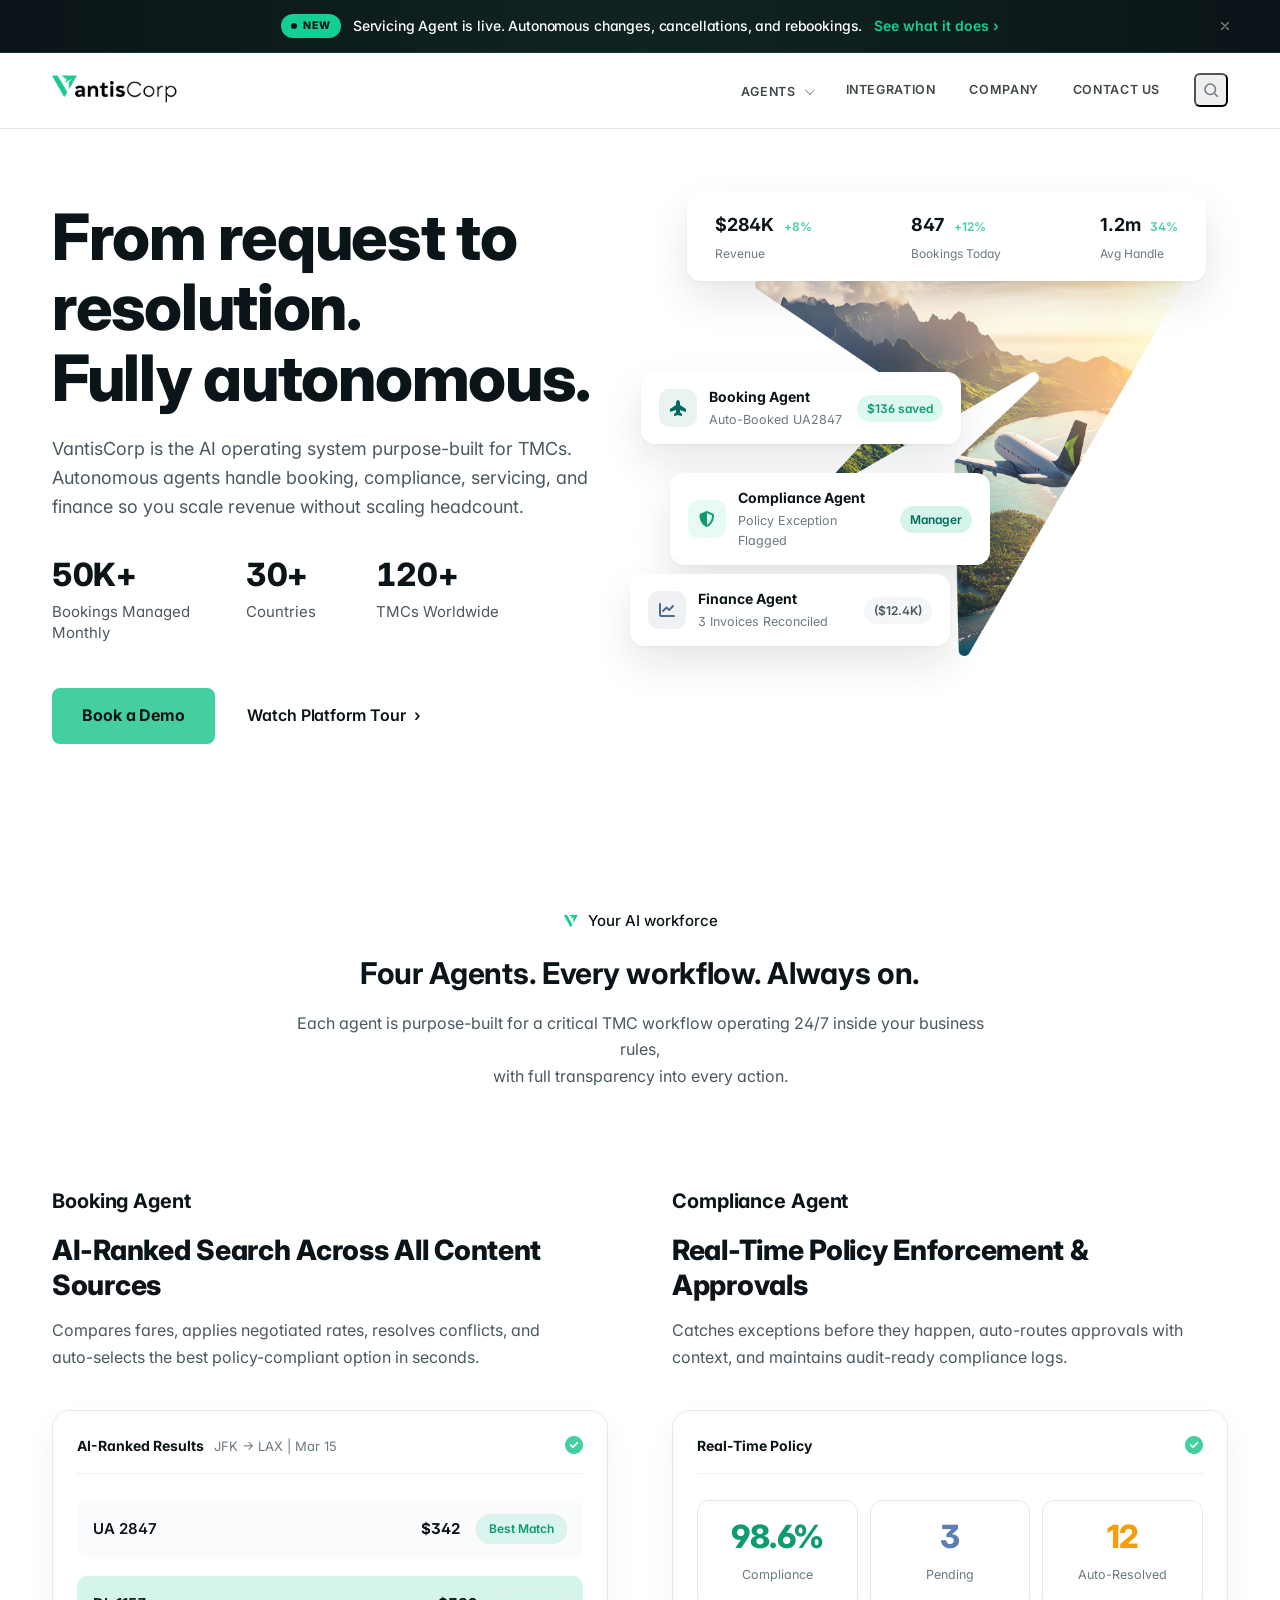
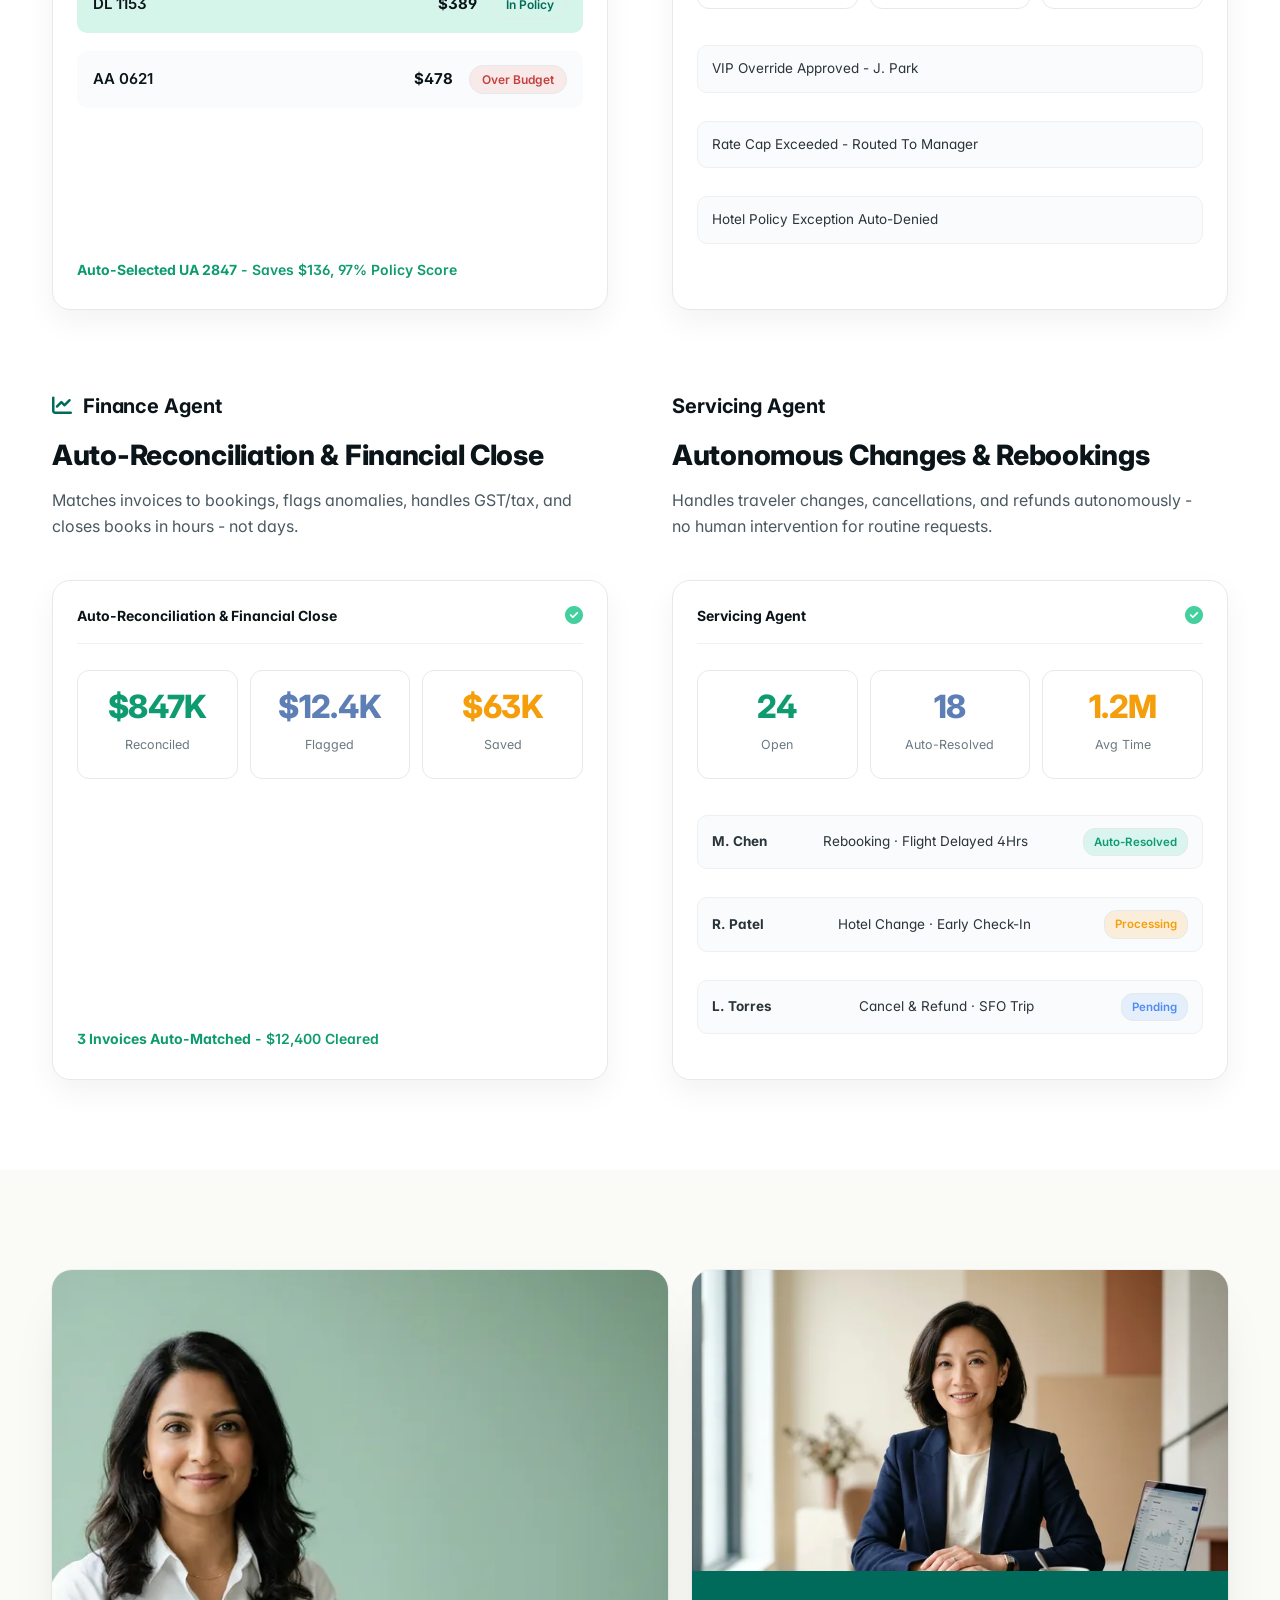
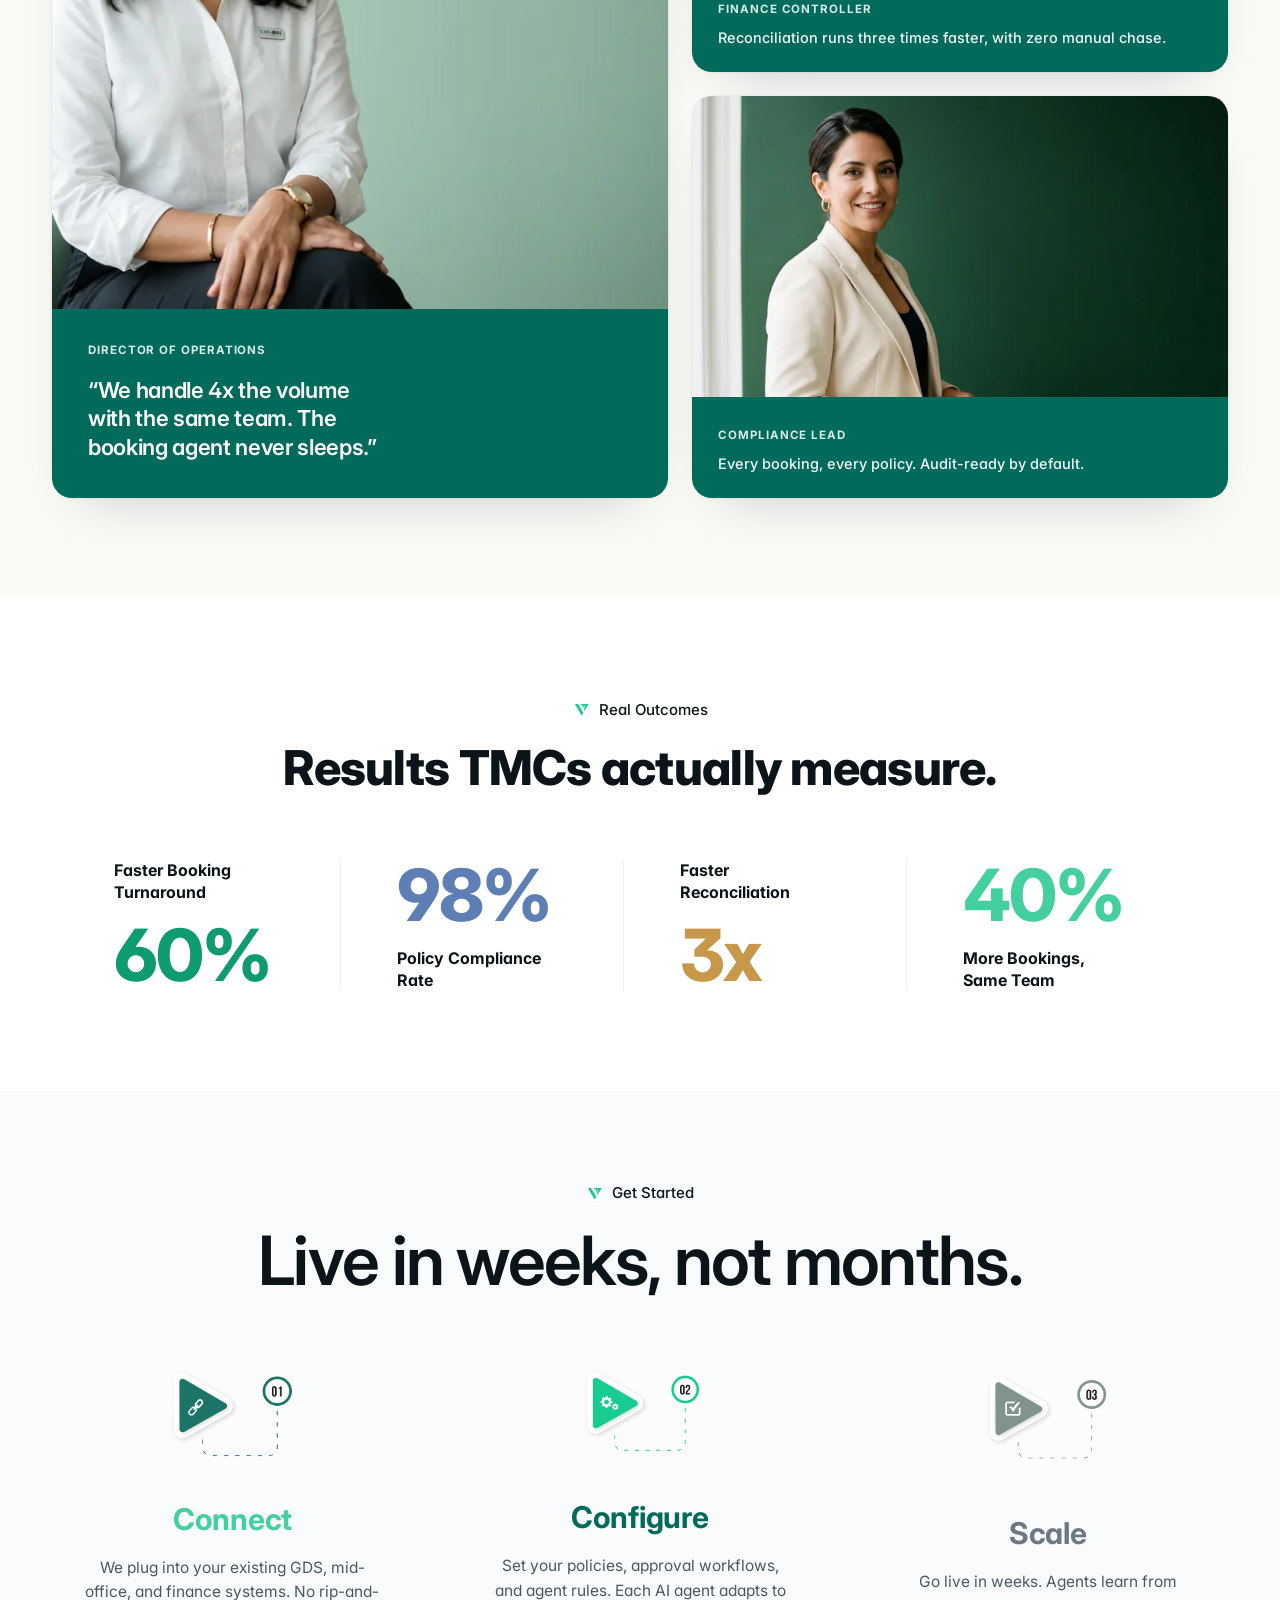
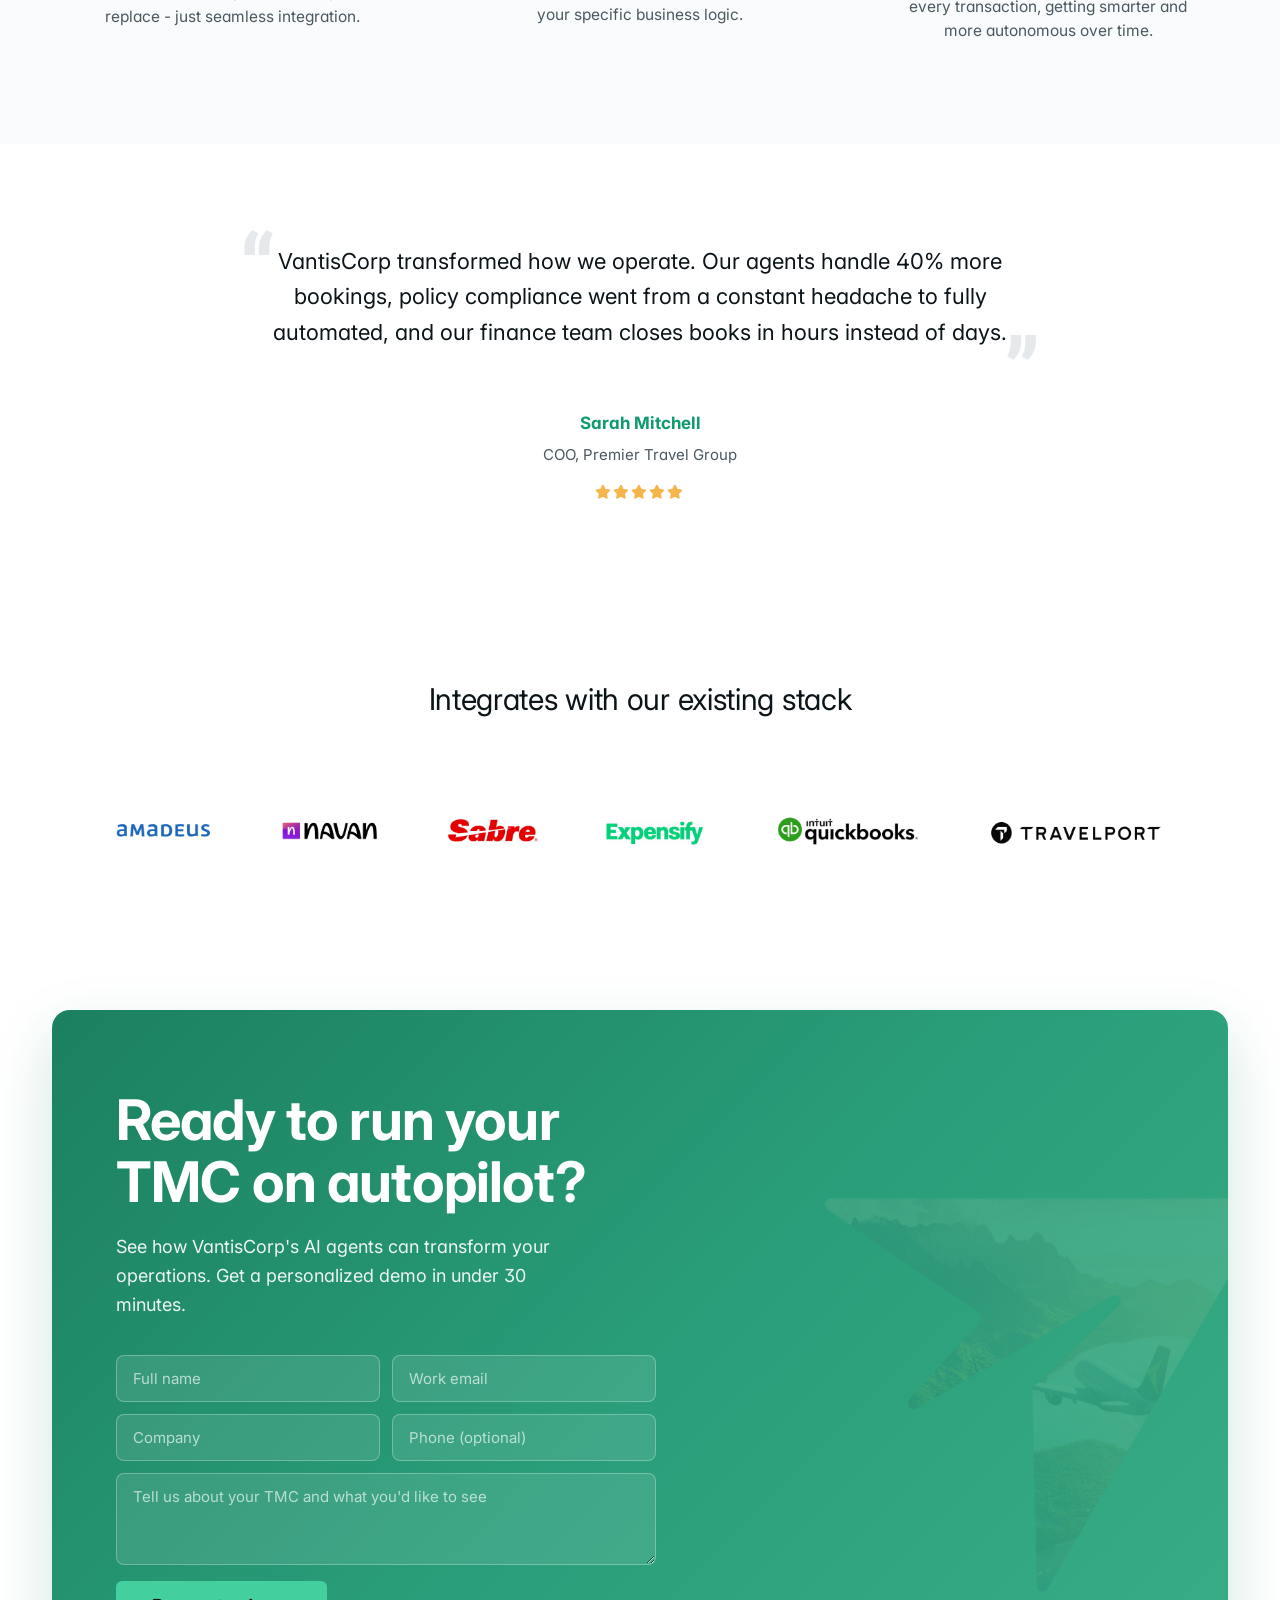
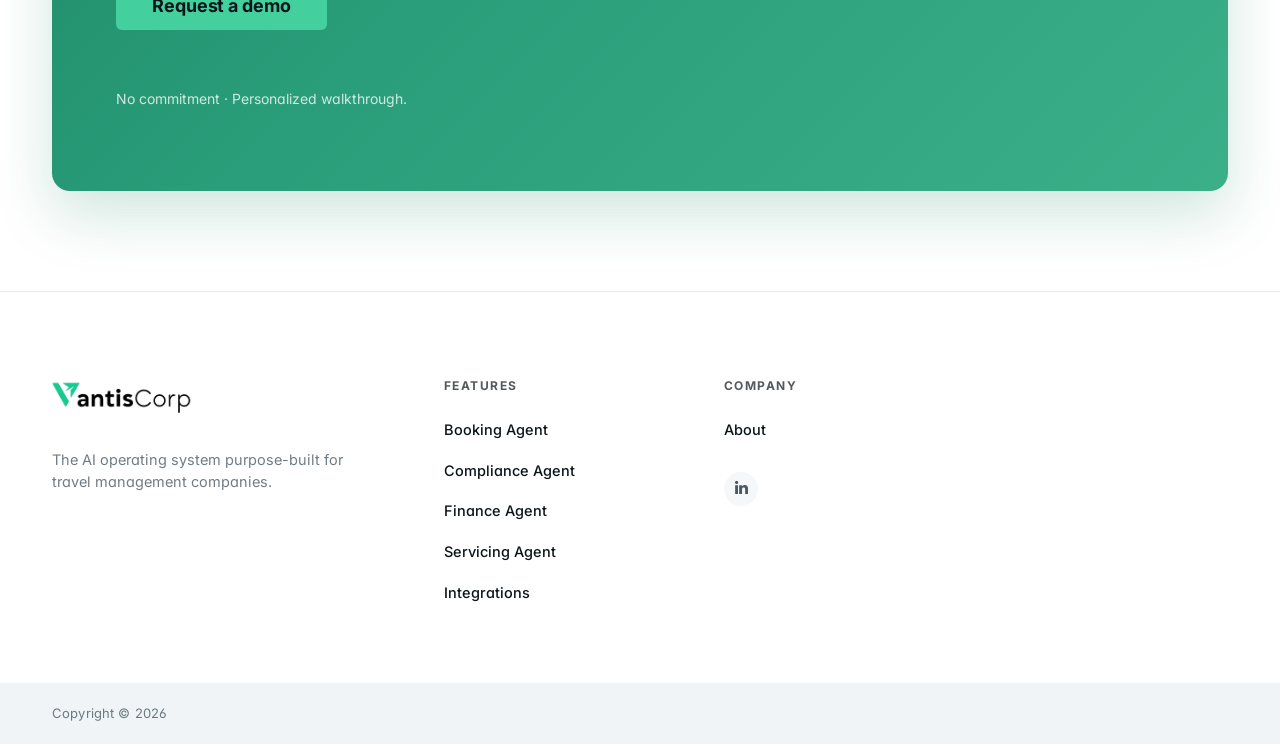
<file: index.html>
<!DOCTYPE html>
<html lang="en">
<head>
  <meta charset="UTF-8" />
  <meta name="viewport" content="width=device-width, initial-scale=1.0" />
  <title>VantisCorp</title>
  <meta name="description" content="VantisCorp is the AI operating system purpose-built for TMCs. Autonomous agents handle booking, compliance, servicing, and finance so you scale revenue without scaling headcount." />
  <link rel="preconnect" href="https://fonts.googleapis.com" />
  <link rel="preconnect" href="https://fonts.gstatic.com" crossorigin />
  <link href="https://fonts.googleapis.com/css2?family=Inter:wght@400;500;600;700;800&family=Roboto+Slab:wght@400;600;700&display=swap" rel="stylesheet" />
  <link rel="stylesheet" href="https://cdnjs.cloudflare.com/ajax/libs/font-awesome/6.5.2/css/all.min.css" />
  <link rel="stylesheet" href="css/styles.css" />
  <link rel="stylesheet" href="css/home.css" />
</head>
<body>

  <!-- NOTIBAR (our addition, sticky at top per CEO) -->
  <div class="notibar" role="region" aria-label="Announcement">
    <div class="container">
      <span class="notibar-text">
        <span class="notibar-tag">New</span>
        <span class="notibar-headline">Servicing Agent is live. Autonomous changes, cancellations, and rebookings.</span>
        <a class="notibar-cta" href="servicing-agent.html">See what it does <span class="notibar-arrow" aria-hidden="true">›</span></a>
      </span>
      <button class="notibar-close" aria-label="Dismiss announcement">
        <svg viewBox="0 0 24 24" xmlns="http://www.w3.org/2000/svg"><path d="M6 6l12 12M6 18L18 6" stroke-linecap="round"/></svg>
      </button>
    </div>
  </div>

  <!-- HEADER -->
  <header class="site-header">
    <div class="container">
      <a class="brand" href="index.html" aria-label="VantisCorp"><img src="images/vantis-logo.png" alt="VantisCorp" /></a>
      <nav class="nav nav--upper">
        <div class="nav-has-drop"><a href="#agents">Agents</a>
          <div class="nav-drop" role="menu">
            <div class="nav-drop-label">AI Agents</div>
            <div class="nav-drop-grid">
              <a href="booking-agent.html" role="menuitem">
                <span class="nav-drop-ico book"><i class="fa-solid fa-plane-up"></i></span>
                <span class="nav-drop-text">
                  <span class="nav-drop-title">Booking Agent</span>
                  <span class="nav-drop-desc">AI-ranked search across every fare source</span>
                </span>
              </a>
              <a href="compliance-agent.html" role="menuitem">
                <span class="nav-drop-ico comp"><i class="fa-solid fa-shield-halved"></i></span>
                <span class="nav-drop-text">
                  <span class="nav-drop-title">Compliance Agent</span>
                  <span class="nav-drop-desc">Real-time policy and approvals</span>
                </span>
              </a>
              <a href="finance-agent.html" role="menuitem">
                <span class="nav-drop-ico fin"><i class="fa-solid fa-chart-line"></i></span>
                <span class="nav-drop-text">
                  <span class="nav-drop-title">Finance Agent</span>
                  <span class="nav-drop-desc">Auto-reconciliation and close</span>
                </span>
              </a>
              <a href="servicing-agent.html" role="menuitem">
                <span class="nav-drop-ico serv"><i class="fa-solid fa-money-bill-transfer"></i></span>
                <span class="nav-drop-text">
                  <span class="nav-drop-title">Servicing Agent</span>
                  <span class="nav-drop-desc">Autonomous changes and rebookings</span>
                </span>
              </a>
            </div>
            <div class="nav-drop-foot">
              <a href="platform.html">See the full platform <span aria-hidden="true">›</span></a>
              <span class="muted-note">Four agents. One operating system.</span>
            </div>
          </div>
        </div>
        <a href="integrations.html">Integration</a>
        <a href="about.html">Company</a>
        <a href="index.html#cta">Contact Us</a>
        <button class="nav-search" aria-label="Search"><svg viewBox="0 0 24 24"><circle cx="11" cy="11" r="7"/><path d="M21 21l-4.3-4.3"/></svg></button>
      </nav>
      <button class="menu-toggle" aria-label="Menu"><svg viewBox="0 0 24 24"><path d="M3 6h18M3 12h18M3 18h18"/></svg></button>
    </div>
  </header>

  <!-- HERO -->
  <section class="hero">
    <div class="hero-inner">
      <div class="hero-content">
        <h1>From request to resolution.<br/>Fully autonomous.</h1>
        <p class="hero-lead">VantisCorp is the AI operating system purpose-built for TMCs. Autonomous agents handle booking, compliance, servicing, and finance so you scale revenue without scaling headcount.</p>
        <div class="hero-stats">
          <div class="hero-stat"><strong class="counter" data-target="50" data-suffix="K+" data-delay="100">50K+</strong><span>Bookings Managed<br/>Monthly</span></div>
          <div class="hero-stat"><strong class="counter" data-target="30" data-suffix="+" data-delay="250">30+</strong><span>Countries</span></div>
          <div class="hero-stat"><strong class="counter" data-target="120" data-suffix="+" data-delay="400">120+</strong><span>TMCs Worldwide</span></div>
        </div>
        <div class="hero-actions">
          <a class="btn btn-primary" href="#cta">Book a Demo</a>
          <a class="btn btn-text" href="platform.html">Watch Platform Tour <span aria-hidden="true">›</span></a>
        </div>
      </div>
      <div class="hero-visual">
        <img class="hero-bg-img" src="images/live/hero-bg.png" alt="" width="832" height="733" loading="eager" decoding="async" />
        <!-- Top metrics row -->
        <div class="hero-card hero-card-metrics hero-metrics">
          <div class="metric"><span class="m-val">$284K <em>+8%</em></span><span class="m-lbl">Revenue</span></div>
          <div class="metric"><span class="m-val">847 <em>+12%</em></span><span class="m-lbl">Bookings Today</span></div>
          <div class="metric"><span class="m-val">1.2m <em>34%</em></span><span class="m-lbl">Avg Handle</span></div>
        </div>
        <!-- Floating notification cards -->
        <div class="hero-card noti hero-noti-1">
          <span class="noti-ico book"><i class="fa-solid fa-plane-up"></i></span>
          <div class="noti-body">
            <div class="noti-title">Booking Agent</div>
            <div class="noti-sub">Auto-Booked UA2847</div>
          </div>
          <span class="noti-badge green">$136 saved</span>
        </div>
        <div class="hero-card noti hero-noti-2">
          <span class="noti-ico comp"><i class="fa-solid fa-shield-halved"></i></span>
          <div class="noti-body">
            <div class="noti-title">Compliance Agent</div>
            <div class="noti-sub">Policy Exception Flagged</div>
          </div>
          <span class="noti-badge mint">Manager</span>
        </div>
        <div class="hero-card noti hero-noti-3">
          <span class="noti-ico fin"><i class="fa-solid fa-chart-line"></i></span>
          <div class="noti-body">
            <div class="noti-title">Finance Agent</div>
            <div class="noti-sub">3 Invoices Reconciled</div>
          </div>
          <span class="noti-badge soft">($12.4K)</span>
        </div>
      </div>
    </div>
  </section>

  <!-- AGENTS INTRO -->
  <section class="agents-intro">
    <div class="container">
      <div class="eyebrow-v"><img src="images/vantis-v.png" alt="" /><span>Your AI workforce</span></div>
      <h3 class="section-h">Four Agents. Every workflow. Always on.</h3>
      <p class="section-sub">Each agent is purpose-built for a critical TMC workflow operating 24/7 inside your business rules,<br/> with full transparency into every action.</p>
    </div>
  </section>

  <!-- AGENTS 2x2 GRID -->
  <section id="agents" class="agents-grid-section">
    <div class="container">
      <!-- Row 1: Booking + Compliance -->
      <div class="agent-pair">
        <div class="agent-text-col">
          <span class="agent-cell-eyebrow">Booking Agent</span>
          <h2 class="agent-cell-h">AI-Ranked Search Across All Content Sources</h2>
          <p class="agent-cell-desc">Compares fares, applies negotiated rates, resolves conflicts, and auto-selects the best policy-compliant option in seconds.</p>
        </div>
        <div class="agent-text-col">
          <span class="agent-cell-eyebrow">Compliance Agent</span>
          <h2 class="agent-cell-h">Real-Time Policy Enforcement &amp; Approvals</h2>
          <p class="agent-cell-desc">Catches exceptions before they happen, auto-routes approvals with context, and maintains audit-ready compliance logs.</p>
        </div>
        <div class="agent-card-col">
          <div class="mock-card">
            <div class="mock-head">
              <div><strong>AI-Ranked Results</strong> <span class="muted">JFK → LAX | Mar 15</span></div>
              <i class="fa-solid fa-circle-check tick"></i>
            </div>
            <div class="mock-fare">
              <span>UA 2847</span><span>$342</span><span class="pill green">Best Match</span>
            </div>
            <div class="mock-fare highlight">
              <span>DL 1153</span><span>$389</span><span class="pill mint">In Policy</span>
            </div>
            <div class="mock-fare">
              <span>AA 0621</span><span>$478</span><span class="pill red">Over Budget</span>
            </div>
            <div class="mock-foot green-text"><strong>Auto-Selected UA 2847</strong> - Saves $136, 97% Policy Score</div>
          </div>
        </div>
        <div class="agent-card-col">
          <div class="mock-card">
            <div class="mock-head">
              <div><strong>Real-Time Policy</strong></div>
              <i class="fa-solid fa-circle-check tick"></i>
            </div>
            <div class="mock-3stats">
              <div><strong class="big green-text">98.6%</strong><span>Compliance</span></div>
              <div><strong class="big blue-text">3</strong><span>Pending</span></div>
              <div><strong class="big amber-text">12</strong><span>Auto-Resolved</span></div>
            </div>
            <div class="mock-row"><span>VIP Override Approved - J. Park</span></div>
            <div class="mock-row"><span>Rate Cap Exceeded - Routed To Manager</span></div>
            <div class="mock-row"><span>Hotel Policy Exception Auto-Denied</span></div>
          </div>
        </div>
      </div>

      <!-- Row 2: Finance + Servicing -->
      <div class="agent-pair">
        <div class="agent-text-col">
          <span class="agent-cell-eyebrow"><i class="fa-solid fa-chart-line" style="color:var(--green-deep);margin-right:6px"></i> Finance Agent</span>
          <h2 class="agent-cell-h">Auto-Reconciliation &amp; Financial Close</h2>
          <p class="agent-cell-desc">Matches invoices to bookings, flags anomalies, handles GST/tax, and closes books in hours - not days.</p>
        </div>
        <div class="agent-text-col">
          <span class="agent-cell-eyebrow">Servicing Agent</span>
          <h2 class="agent-cell-h">Autonomous Changes &amp; Rebookings</h2>
          <p class="agent-cell-desc">Handles traveler changes, cancellations, and refunds autonomously - no human intervention for routine requests.</p>
        </div>
        <div class="agent-card-col">
          <div class="mock-card">
            <div class="mock-head">
              <div><strong>Auto-Reconciliation &amp; Financial Close</strong></div>
              <i class="fa-solid fa-circle-check tick"></i>
            </div>
            <div class="mock-3stats">
              <div><strong class="big green-text">$847K</strong><span>Reconciled</span></div>
              <div><strong class="big blue-text">$12.4K</strong><span>Flagged</span></div>
              <div><strong class="big amber-text">$63K</strong><span>Saved</span></div>
            </div>
            <div class="mock-foot green-text"><strong>3 Invoices Auto-Matched</strong> - $12,400 Cleared</div>
          </div>
        </div>
        <div class="agent-card-col">
          <div class="mock-card">
            <div class="mock-head">
              <div><strong>Servicing Agent</strong></div>
              <i class="fa-solid fa-circle-check tick"></i>
            </div>
            <div class="mock-3stats">
              <div><strong class="big green-text">24</strong><span>Open</span></div>
              <div><strong class="big blue-text">18</strong><span>Auto-Resolved</span></div>
              <div><strong class="big amber-text">1.2M</strong><span>Avg Time</span></div>
            </div>
            <div class="mock-row split"><span><strong>M. Chen</strong></span><span>Rebooking · Flight Delayed 4Hrs</span><span class="pill green">Auto-Resolved</span></div>
            <div class="mock-row split"><span><strong>R. Patel</strong></span><span>Hotel Change · Early Check-In</span><span class="pill amber">Processing</span></div>
            <div class="mock-row split"><span><strong>L. Torres</strong></span><span>Cancel &amp; Refund · SFO Trip</span><span class="pill blue">Pending</span></div>
          </div>
        </div>
      </div>
    </div>
  </section>

  <!-- EDITORIAL PEOPLE BAND -->
  <section class="people-band">
    <div class="container">
      <div class="people-grid">
        <figure class="people-card people-card--lg">
          <img src="images/editorial/ops_director.webp" alt="Priya, Director of Operations" loading="lazy" width="800" height="600" />
          <figcaption>
            <span class="people-role">Director of Operations</span>
            <p class="people-quote">“We handle 4x the volume with the same team. The booking agent never sleeps.”</p>
          </figcaption>
        </figure>
        <div class="people-stack">
          <figure class="people-card">
            <img src="images/editorial/finance_controller.webp" alt="Mei, Finance Controller" loading="lazy" width="800" height="600" />
            <figcaption>
              <span class="people-role">Finance Controller</span>
              <p class="people-quote-sm">Reconciliation runs three times faster, with zero manual chase.</p>
            </figcaption>
          </figure>
          <figure class="people-card">
            <img src="images/editorial/compliance_officer.webp" alt="Camila, Compliance Lead" loading="lazy" width="800" height="600" />
            <figcaption>
              <span class="people-role">Compliance Lead</span>
              <p class="people-quote-sm">Every booking, every policy. Audit-ready by default.</p>
            </figcaption>
          </figure>
        </div>
      </div>
    </div>
  </section>

  <!-- RESULTS -->
  <section class="results">
    <div class="container">
      <div class="eyebrow-v center"><img src="images/vantis-v.png" alt="" /><span>Real Outcomes</span></div>
      <h2 class="results-h">Results TMCs actually measure.</h2>
      <div class="results-grid">
        <div class="result-item">
          <div class="result-label">Faster Booking<br/>Turnaround</div>
          <div class="result-val green-text">60%</div>
        </div>
        <div class="result-item">
          <div class="result-val blue-text">98%</div>
          <div class="result-label">Policy Compliance<br/>Rate</div>
        </div>
        <div class="result-item">
          <div class="result-label">Faster<br/>Reconciliation</div>
          <div class="result-val gold-text">3x</div>
        </div>
        <div class="result-item">
          <div class="result-val green-soft-text">40%</div>
          <div class="result-label">More Bookings,<br/>Same Team</div>
        </div>
      </div>
    </div>
  </section>

  <!-- GET STARTED -->
  <section class="get-started">
    <div class="container">
      <div class="eyebrow-v center"><img src="images/vantis-v.png" alt="" /><span>Get Started</span></div>
      <h2 class="get-started-h">Live in weeks, not months.</h2>
    </div>
    <div class="steps-row">
      <div class="step">
        <div class="step-ico"><img src="images/live/1.png" alt="" width="202" height="188" loading="lazy" decoding="async" /></div>
        <h3 class="step-h step-1">Connect</h3>
        <p>We plug into your existing GDS, mid-office, and finance systems. No rip-and-replace - just seamless integration.</p>
      </div>
      <div class="step">
        <div class="step-ico"><img src="images/live/2.png" alt="" width="214" height="196" loading="lazy" decoding="async" /></div>
        <h3 class="step-h step-2">Configure</h3>
        <p>Set your policies, approval workflows, and agent rules. Each AI agent adapts to your specific business logic.</p>
      </div>
      <div class="step">
        <div class="step-ico"><img src="images/live/3.png" alt="" width="205" height="213" loading="lazy" decoding="async" /></div>
        <h3 class="step-h step-3">Scale</h3>
        <p>Go live in weeks. Agents learn from every transaction, getting smarter and more autonomous over time.</p>
      </div>
    </div>
  </section>

  <!-- TESTIMONIAL -->
  <section class="testimonial">
    <div class="container">
      <div class="quote-wrap">
        <span class="quote-mark open">“</span>
        <p>VantisCorp transformed how we operate. Our agents handle 40% more bookings, policy compliance went from a constant headache to fully automated, and our finance team closes books in hours instead of days.</p>
        <span class="quote-mark close">”</span>
      </div>
      <div class="quote-attrib">
        <div class="q-name green-text">Sarah Mitchell</div>
        <div class="q-title">COO, Premier Travel Group</div>
        <div class="q-stars">
          <i class="fa-solid fa-star"></i><i class="fa-solid fa-star"></i><i class="fa-solid fa-star"></i><i class="fa-solid fa-star"></i><i class="fa-solid fa-star"></i>
        </div>
      </div>
    </div>
  </section>

  <!-- INTEGRATIONS STRIP -->
  <section class="int-strip">
    <div class="container">
      <h3 class="int-strip-h">Integrates with our existing stack</h3>
    </div>
    <div class="int-strip-imgwrap">
      <img src="images/live/clients.png" alt="Integrates with Amadeus, Navan, Sabre, Expensify, QuickBooks, Travelport, and more" />
    </div>
  </section>

  <!-- CTA BANNER -->
  <section id="cta" class="cta-banner-section">
    <div class="container">
      <div class="cta-banner-live">
        <div class="cta-content">
          <h2>Ready to run your TMC on autopilot?</h2>
          <p>See how VantisCorp's AI agents can transform your operations. Get a personalized demo in under 30 minutes.</p>
          <form class="cta-form" id="demoForm" action="#" method="POST" novalidate>
            <div class="cta-form-row">
              <input class="cta-input" type="text" name="name" placeholder="Full name" required autocomplete="name" />
              <input class="cta-input" type="email" name="email" placeholder="Work email" required autocomplete="email" />
            </div>
            <div class="cta-form-row">
              <input class="cta-input" type="text" name="company" placeholder="Company" required autocomplete="organization" />
              <input class="cta-input" type="tel" name="phone" placeholder="Phone (optional)" autocomplete="tel" />
            </div>
            <textarea class="cta-input cta-textarea" name="message" rows="3" placeholder="Tell us about your TMC and what you'd like to see"></textarea>
            <button class="btn btn-primary-on-green cta-submit" type="submit">Request a demo</button>
            <div class="cta-form-status" id="formStatus" aria-live="polite"></div>
          </form>
          <div class="cta-fine">No commitment · Personalized walkthrough.</div>
        </div>
      </div>
    </div>
  </section>

  <!-- FOOTER -->
  <footer class="site-footer site-footer-light">
    <div class="container foot-grid-3">
      <div class="foot-brand">
        <a class="brand" href="index.html" aria-label="VantisCorp"><img src="images/vantis-logo.png" alt="VantisCorp" /></a>
        <p class="foot-tagline-light">The AI operating system purpose-built for travel management companies.</p>
      </div>
      <div>
        <h4>Features</h4>
        <ul>
          <li><a href="booking-agent.html">Booking Agent</a></li>
          <li><a href="compliance-agent.html">Compliance Agent</a></li>
          <li><a href="finance-agent.html">Finance Agent</a></li>
          <li><a href="servicing-agent.html">Servicing Agent</a></li>
          <li><a href="integrations.html">Integrations</a></li>
        </ul>
      </div>
      <div>
        <h4>Company</h4>
        <ul>
          <li><a href="about.html">About</a></li>
        </ul>
        <div class="foot-socials-light">
          <a href="https://www.linkedin.com/company/112792990/" target="_blank" rel="noopener" aria-label="LinkedIn"><i class="fa-brands fa-linkedin-in"></i></a>
        </div>
      </div>
    </div>
    <div class="foot-bar">
      <div class="container"><span>Copyright © 2026</span></div>
    </div>
  </footer>

  <script src="js/animations.js"></script>
</body>
</html>
</file>
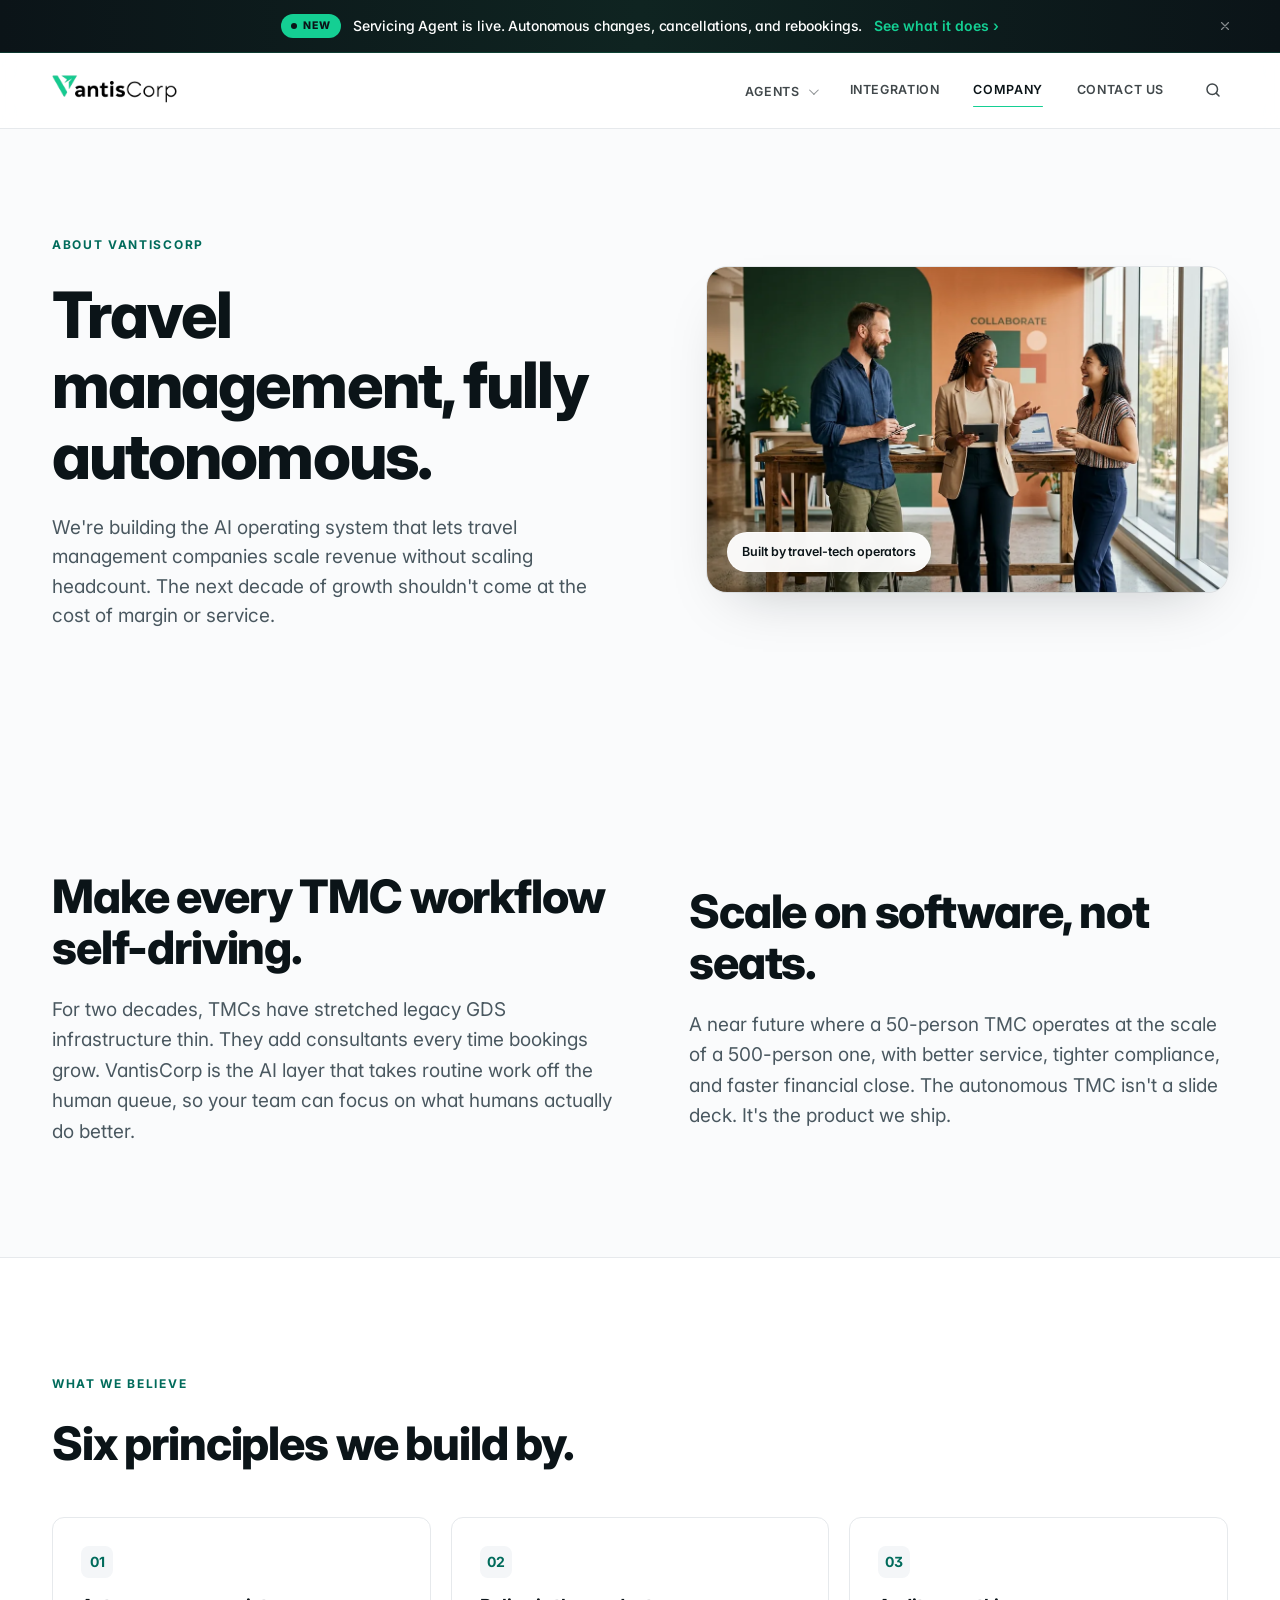
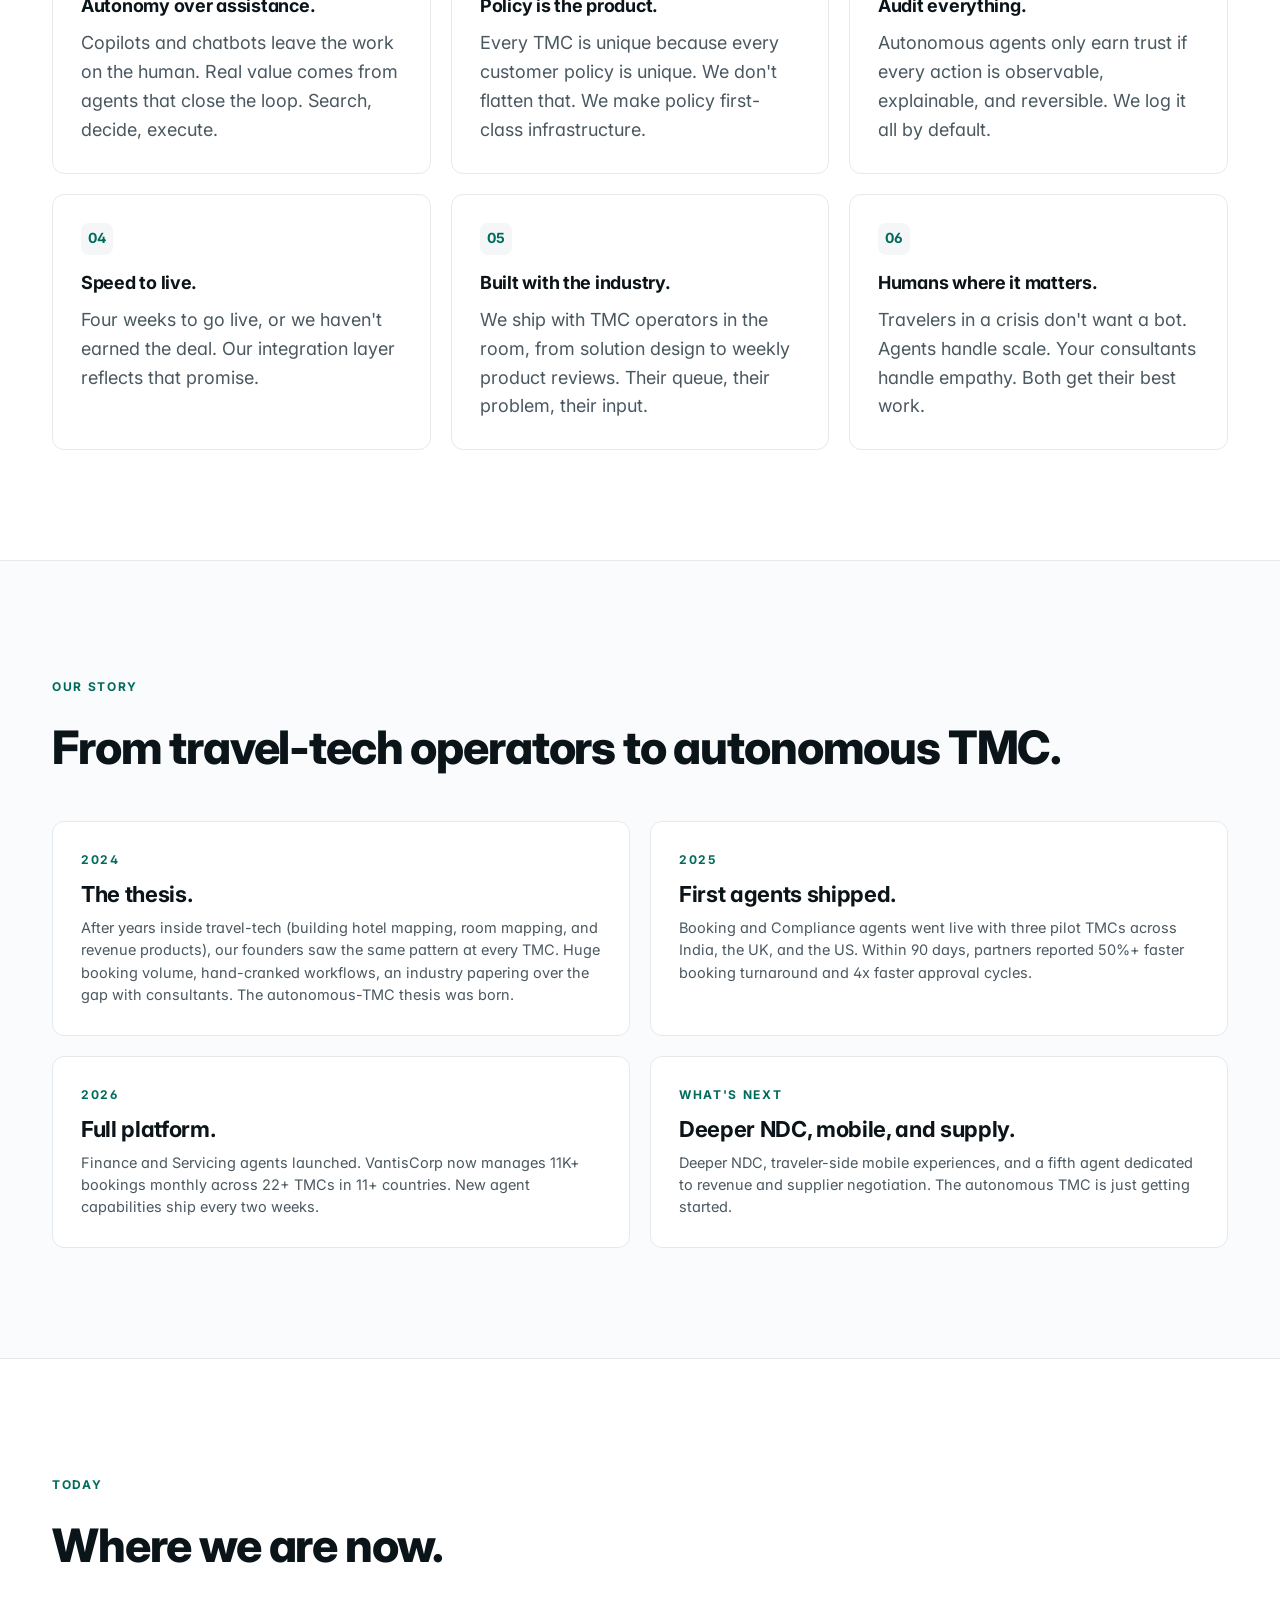
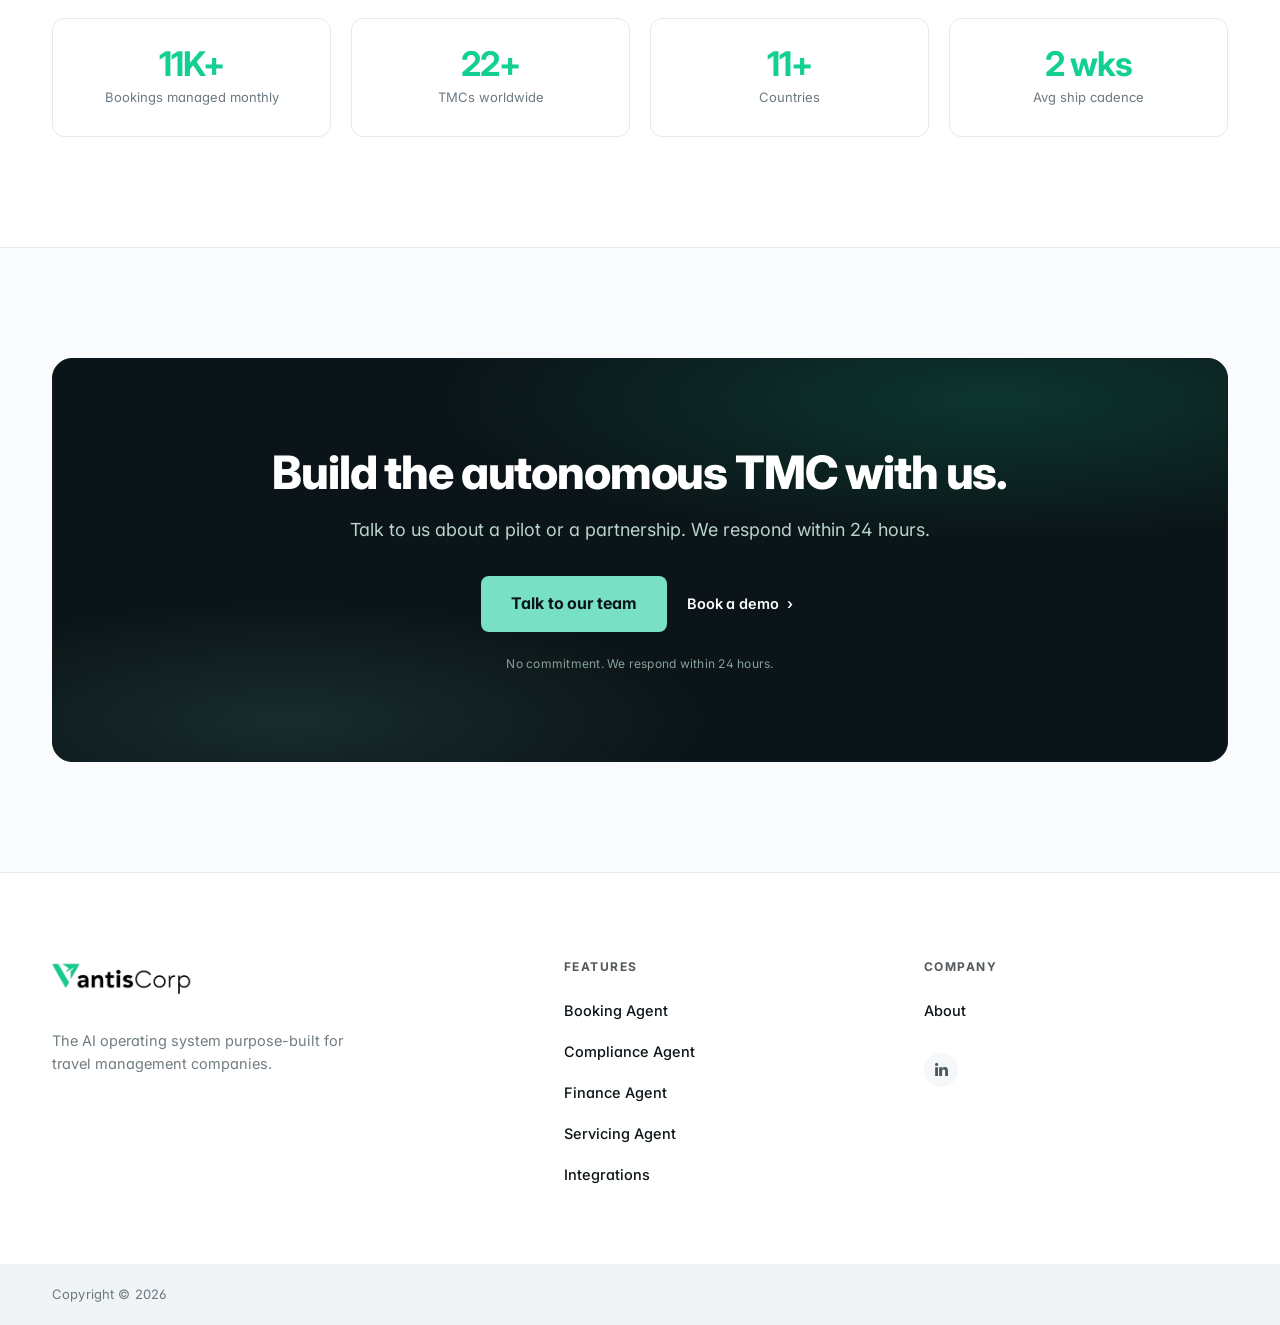
<file: about.html>
<!doctype html>
<html lang="en">
<head>
<meta charset="utf-8" />
<meta name="viewport" content="width=device-width, initial-scale=1" />
<title>About. VantisCorp.</title>
<meta name="description" content="VantisCorp is on a mission to make travel management companies fully autonomous. Built by travel-tech veterans, designed for the AI era." />
<link rel="preconnect" href="https://fonts.googleapis.com">
<link rel="preconnect" href="https://fonts.gstatic.com" crossorigin>
<link href="https://fonts.googleapis.com/css2?family=Inter:wght@400;500;600;700;800&family=Instrument+Serif&display=swap" rel="stylesheet">
<link rel="stylesheet" href="https://cdnjs.cloudflare.com/ajax/libs/font-awesome/6.5.2/css/all.min.css">
<link rel="stylesheet" href="css/styles.css">
<link rel="stylesheet" href="css/home.css">
</head>
<body>

<!-- NOTIBAR -->
<div class="notibar" role="region" aria-label="Announcement">
  <div class="container">
    <span class="notibar-text">
      <span class="notibar-tag">New</span>
      <span class="notibar-headline">Servicing Agent is live. Autonomous changes, cancellations, and rebookings.</span>
      <a class="notibar-cta" href="servicing-agent.html">See what it does <span class="notibar-arrow" aria-hidden="true">›</span></a>
    </span>
    <button class="notibar-close" aria-label="Dismiss announcement">
      <svg viewBox="0 0 24 24" xmlns="http://www.w3.org/2000/svg"><path d="M6 6l12 12M6 18L18 6" stroke-linecap="round"/></svg>
    </button>
  </div>
</div>

<header class="site-header">
  <div class="container">
    <a class="brand" href="index.html" aria-label="VantisCorp"><img src="images/vantis-logo.png" alt="VantisCorp" /></a>
    <nav class="nav nav--upper">
      <div class="nav-has-drop"><a href="platform.html">Agents</a>
        <div class="nav-drop" role="menu">
          <div class="nav-drop-label">AI Agents</div>
          <div class="nav-drop-grid">
            <a href="booking-agent.html" role="menuitem">
              <span class="nav-drop-ico book"><i class="fa-solid fa-plane-up"></i></span>
              <span class="nav-drop-text">
                <span class="nav-drop-title">Booking Agent</span>
                <span class="nav-drop-desc">AI-ranked search across every fare source</span>
              </span>
            </a>
            <a href="compliance-agent.html" role="menuitem">
              <span class="nav-drop-ico comp"><i class="fa-solid fa-shield-halved"></i></span>
              <span class="nav-drop-text">
                <span class="nav-drop-title">Compliance Agent</span>
                <span class="nav-drop-desc">Real-time policy and approvals</span>
              </span>
            </a>
            <a href="finance-agent.html" role="menuitem">
              <span class="nav-drop-ico fin"><i class="fa-solid fa-chart-line"></i></span>
              <span class="nav-drop-text">
                <span class="nav-drop-title">Finance Agent</span>
                <span class="nav-drop-desc">Auto-reconciliation and close</span>
              </span>
            </a>
            <a href="servicing-agent.html" role="menuitem">
              <span class="nav-drop-ico serv"><i class="fa-solid fa-money-bill-transfer"></i></span>
              <span class="nav-drop-text">
                <span class="nav-drop-title">Servicing Agent</span>
                <span class="nav-drop-desc">Autonomous changes and rebookings</span>
              </span>
            </a>
          </div>
          <div class="nav-drop-foot">
            <a href="platform.html">See the full platform <span aria-hidden="true">›</span></a>
            <span class="muted-note">Four agents. One operating system.</span>
          </div>
        </div>
      </div>
      <a href="integrations.html">Integration</a>
      <a href="about.html" class="active">Company</a>
      <a href="index.html#cta">Contact Us</a>
      <a class="nav-search" href="#" aria-label="Search"><svg viewBox="0 0 24 24" xmlns="http://www.w3.org/2000/svg"><circle cx="11" cy="11" r="7"/><path d="m20 20-3.5-3.5" stroke-linecap="round"/></svg></a>
    </nav>
    <button class="menu-toggle" aria-label="Menu"><svg viewBox="0 0 24 24" xmlns="http://www.w3.org/2000/svg"><path d="M4 7h16M4 12h16M4 17h16" stroke-linecap="round"/></svg></button>
  </div>
</header>

<!-- HERO -->
<section class="split-hero">
  <div class="container">
    <div class="content">
      <span class="eyebrow">About VantisCorp</span>
      <h1 class="mt-6">Travel management, fully autonomous.</h1>
      <p>We're building the AI operating system that lets travel management companies scale revenue without scaling headcount. The next decade of growth shouldn't come at the cost of margin or service.</p>
    </div>
    <div class="split-hero-image split-hero-image--editorial">
      <img src="images/editorial/about_team.webp" alt="VantisCorp team collaborating in a modern office" loading="eager" width="1376" height="768" />
      <span class="split-hero-badge">Built by travel-tech operators</span>
    </div>
  </div>
</section>

<!-- MISSION / VISION as alternating two-col -->
<section>
  <div class="container">
    <div class="two-col">
      <div>
        <span class="eyebrow">Our mission</span>
        <h2 class="mt-6">Make every TMC workflow self-driving.</h2>
        <p class="lead mt-6">For two decades, TMCs have stretched legacy GDS infrastructure thin. They add consultants every time bookings grow. VantisCorp is the AI layer that takes routine work off the human queue, so your team can focus on what humans actually do better.</p>
      </div>
      <div>
        <span class="eyebrow">Our vision</span>
        <h2 class="mt-6">Scale on software, not seats.</h2>
        <p class="lead mt-6">A near future where a 50-person TMC operates at the scale of a 500-person one, with better service, tighter compliance, and faster financial close. The autonomous TMC isn't a slide deck. It's the product we ship.</p>
      </div>
    </div>
  </div>
</section>

<!-- VALUES -->
<section style="background:#fff; border-top:1px solid var(--hairline); border-bottom:1px solid var(--hairline);">
  <div class="container">
    <span class="eyebrow">What we believe</span>
    <h2 class="mt-6" style="max-width:18ch;">Six principles we build by.</h2>
    <div class="grid grid-3 mt-12">
      <div class="value">
        <div class="ic">01</div>
        <h3>Autonomy over assistance.</h3>
        <p>Copilots and chatbots leave the work on the human. Real value comes from agents that close the loop. Search, decide, execute.</p>
      </div>
      <div class="value">
        <div class="ic">02</div>
        <h3>Policy is the product.</h3>
        <p>Every TMC is unique because every customer policy is unique. We don't flatten that. We make policy first-class infrastructure.</p>
      </div>
      <div class="value">
        <div class="ic">03</div>
        <h3>Audit everything.</h3>
        <p>Autonomous agents only earn trust if every action is observable, explainable, and reversible. We log it all by default.</p>
      </div>
      <div class="value">
        <div class="ic">04</div>
        <h3>Speed to live.</h3>
        <p>Four weeks to go live, or we haven't earned the deal. Our integration layer reflects that promise.</p>
      </div>
      <div class="value">
        <div class="ic">05</div>
        <h3>Built with the industry.</h3>
        <p>We ship with TMC operators in the room, from solution design to weekly product reviews. Their queue, their problem, their input.</p>
      </div>
      <div class="value">
        <div class="ic">06</div>
        <h3>Humans where it matters.</h3>
        <p>Travelers in a crisis don't want a bot. Agents handle scale. Your consultants handle empathy. Both get their best work.</p>
      </div>
    </div>
  </div>
</section>

<!-- TIMELINE: horizontal cards with year labels -->
<section>
  <div class="container">
    <span class="eyebrow">Our story</span>
    <h2 class="mt-6">From travel-tech operators to autonomous TMC.</h2>
    <div class="grid grid-2 mt-12">
      <div class="card">
        <span class="eyebrow">2024</span>
        <h3 class="mt-6">The thesis.</h3>
        <p>After years inside travel-tech (building hotel mapping, room mapping, and revenue products), our founders saw the same pattern at every TMC. Huge booking volume, hand-cranked workflows, an industry papering over the gap with consultants. The autonomous-TMC thesis was born.</p>
      </div>
      <div class="card">
        <span class="eyebrow">2025</span>
        <h3 class="mt-6">First agents shipped.</h3>
        <p>Booking and Compliance agents went live with three pilot TMCs across India, the UK, and the US. Within 90 days, partners reported 50%+ faster booking turnaround and 4x faster approval cycles.</p>
      </div>
      <div class="card">
        <span class="eyebrow">2026</span>
        <h3 class="mt-6">Full platform.</h3>
        <p>Finance and Servicing agents launched. VantisCorp now manages 11K+ bookings monthly across 22+ TMCs in 11+ countries. New agent capabilities ship every two weeks.</p>
      </div>
      <div class="card">
        <span class="eyebrow">What's next</span>
        <h3 class="mt-6">Deeper NDC, mobile, and supply.</h3>
        <p>Deeper NDC, traveler-side mobile experiences, and a fifth agent dedicated to revenue and supplier negotiation. The autonomous TMC is just getting started.</p>
      </div>
    </div>
  </div>
</section>

<!-- STATS -->
<section style="background:#fff; border-top:1px solid var(--hairline); border-bottom:1px solid var(--hairline);">
  <div class="container">
    <span class="eyebrow">Today</span>
    <h2 class="mt-6">Where we are now.</h2>
    <div class="grid grid-4 mt-12">
      <div class="card center"><div class="stat-num" style="color:var(--bright-green);">11K+</div><div class="stat-label">Bookings managed monthly</div></div>
      <div class="card center"><div class="stat-num" style="color:var(--bright-green);">22+</div><div class="stat-label">TMCs worldwide</div></div>
      <div class="card center"><div class="stat-num" style="color:var(--bright-green);">11+</div><div class="stat-label">Countries</div></div>
      <div class="card center"><div class="stat-num" style="color:var(--bright-green);">2 wks</div><div class="stat-label">Avg ship cadence</div></div>
    </div>
  </div>
</section>

<!-- CTA -->
<section>
  <div class="container">
    <div class="cta-banner">
      <h2>Build the autonomous TMC with us.</h2>
      <p>Talk to us about a pilot or a partnership. We respond within 24 hours.</p>
      <div class="actions">
        <a class="btn btn-primary" href="index.html#cta">Talk to our team</a>
        <a class="btn btn-ghost" href="index.html#cta">Book a demo <span aria-hidden="true">›</span></a>
      </div>
      <div class="fine">No commitment. We respond within 24 hours.</div>
    </div>
  </div>
</section>

<!-- FOOTER -->
<footer class="site-footer site-footer-light">
    <div class="container foot-grid-3 cols-3">
      <div class="foot-brand">
        <a class="brand" href="index.html" aria-label="VantisCorp"><img src="images/vantis-logo.png" alt="VantisCorp" /></a>
        <p class="foot-tagline-light">The AI operating system purpose-built for travel management companies.</p>
      </div>
      <div>
        <h4>Features</h4>
        <ul>
          <li><a href="booking-agent.html">Booking Agent</a></li>
          <li><a href="compliance-agent.html">Compliance Agent</a></li>
          <li><a href="finance-agent.html">Finance Agent</a></li>
          <li><a href="servicing-agent.html">Servicing Agent</a></li>
          <li><a href="integrations.html">Integrations</a></li>
        </ul>
      </div>
      <div>
        <h4>Company</h4>
        <ul>
          <li><a href="about.html">About</a></li>
        </ul>
        <div class="foot-socials-light">
          <a href="https://www.linkedin.com/company/112792990/" target="_blank" rel="noopener" aria-label="LinkedIn"><i class="fa-brands fa-linkedin-in"></i></a>
        </div>
      </div>
    </div>
    <div class="foot-bar">
      <div class="container"><span>Copyright © 2026</span></div>
    </div>
  </footer>

<script src="js/animations.js"></script>

</body>
</html>
</file>
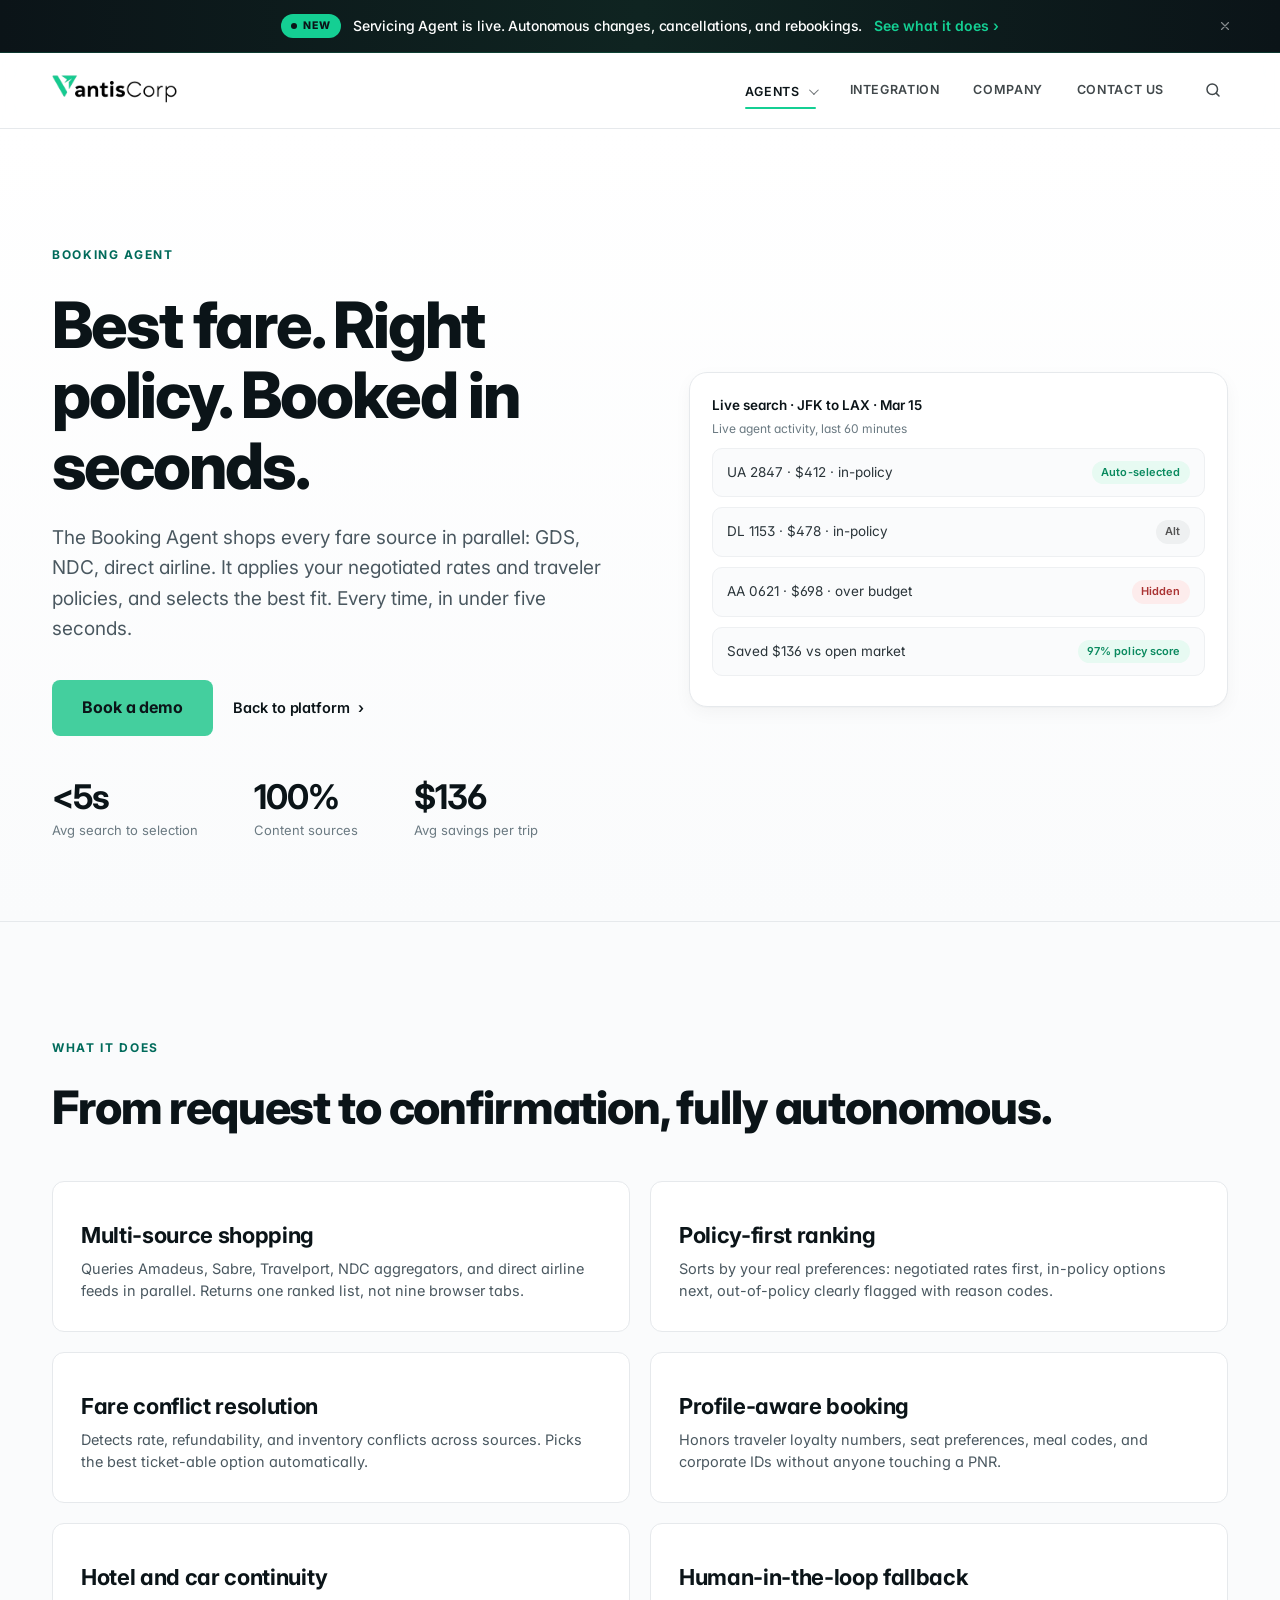
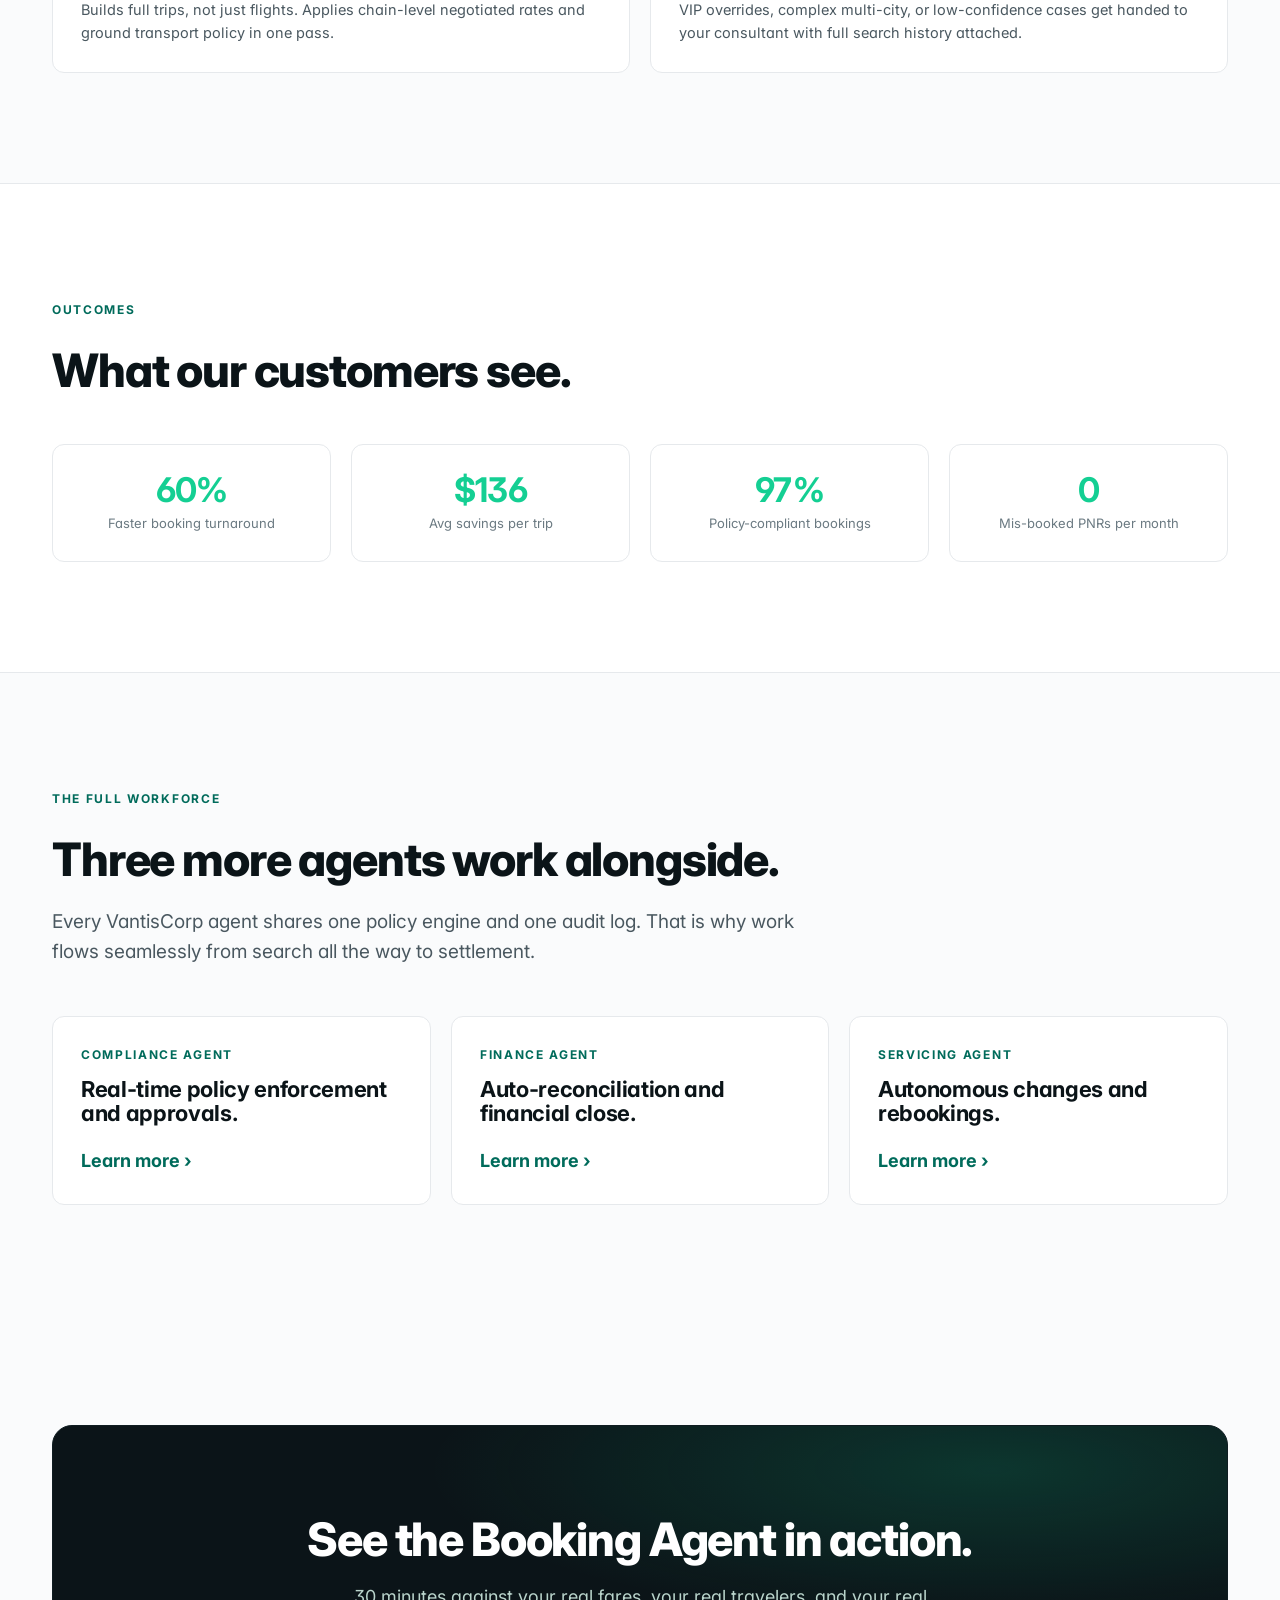
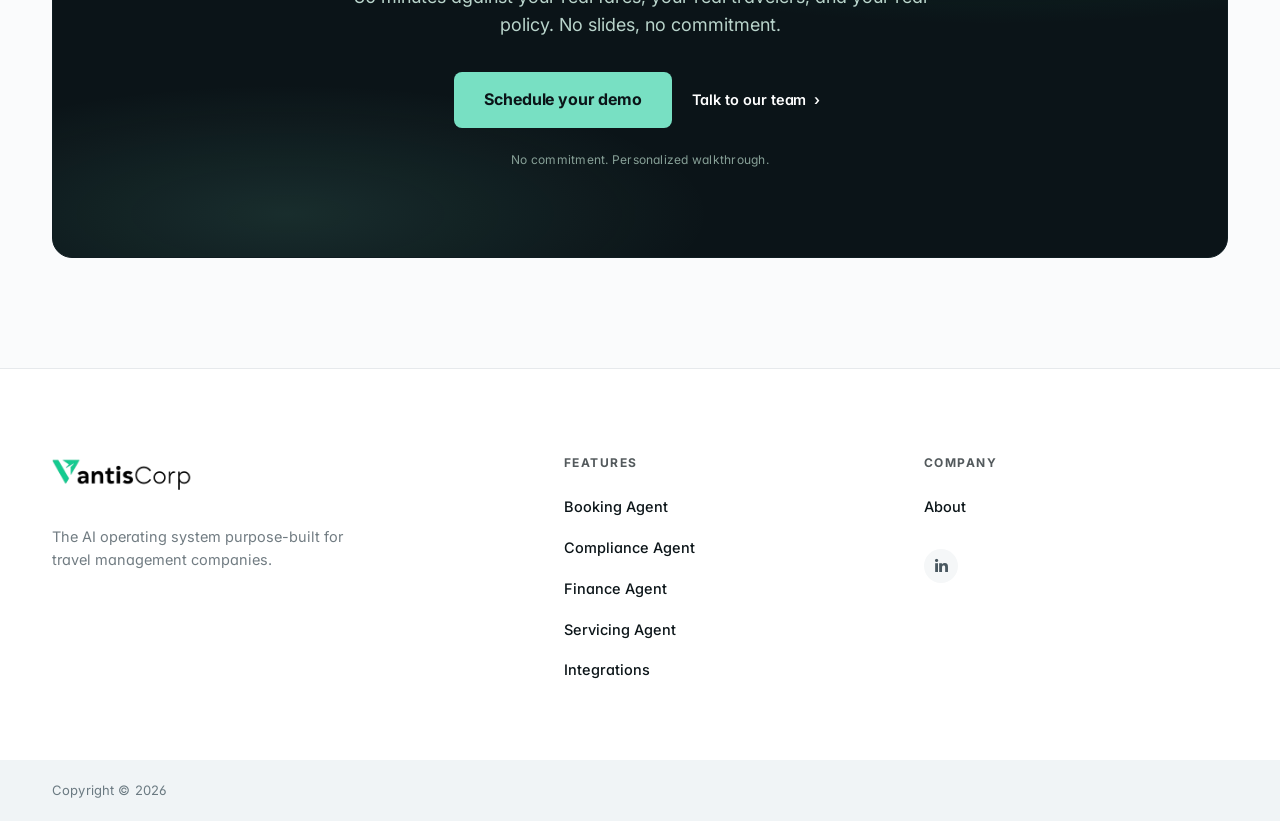
<file: booking-agent.html>
<!doctype html>
<html lang="en">
<head>
<meta charset="utf-8" />
<meta name="viewport" content="width=device-width, initial-scale=1" />
<title>Booking Agent. VantisCorp.</title>
<meta name="description" content="The Booking Agent shops across GDS, NDC, and direct-connect inventory simultaneously, applies your negotiated rates and traveler policies, and selects the best fit. In under five seconds, every time." />
<link rel="preconnect" href="https://fonts.googleapis.com">
<link rel="preconnect" href="https://fonts.gstatic.com" crossorigin>
<link href="https://fonts.googleapis.com/css2?family=Inter:wght@400;500;600;700;800&family=Instrument+Serif&display=swap" rel="stylesheet">
<link rel="stylesheet" href="https://cdnjs.cloudflare.com/ajax/libs/font-awesome/6.5.2/css/all.min.css">
<link rel="stylesheet" href="css/styles.css">
<link rel="stylesheet" href="css/home.css">
</head>
<body>

<!-- NOTIBAR -->
<div class="notibar" role="region" aria-label="Announcement">
  <div class="container">
    <span class="notibar-text">
      <span class="notibar-tag">New</span>
      <span class="notibar-headline">Servicing Agent is live. Autonomous changes, cancellations, and rebookings.</span>
      <a class="notibar-cta" href="servicing-agent.html">See what it does <span class="notibar-arrow" aria-hidden="true">›</span></a>
    </span>
    <button class="notibar-close" aria-label="Dismiss announcement">
      <svg viewBox="0 0 24 24" xmlns="http://www.w3.org/2000/svg"><path d="M6 6l12 12M6 18L18 6" stroke-linecap="round"/></svg>
    </button>
  </div>
</div>

<header class="site-header">
  <div class="container">
    <a class="brand" href="index.html" aria-label="VantisCorp"><img src="images/vantis-logo.png" alt="VantisCorp" /></a>
    <nav class="nav nav--upper">
      <div class="nav-has-drop"><a href="platform.html" class="active">Agents</a>
        <div class="nav-drop" role="menu">
          <div class="nav-drop-label">AI Agents</div>
          <div class="nav-drop-grid">
            <a href="booking-agent.html" role="menuitem">
              <span class="nav-drop-ico book"><i class="fa-solid fa-plane-up"></i></span>
              <span class="nav-drop-text">
                <span class="nav-drop-title">Booking Agent</span>
                <span class="nav-drop-desc">AI-ranked search across every fare source</span>
              </span>
            </a>
            <a href="compliance-agent.html" role="menuitem">
              <span class="nav-drop-ico comp"><i class="fa-solid fa-shield-halved"></i></span>
              <span class="nav-drop-text">
                <span class="nav-drop-title">Compliance Agent</span>
                <span class="nav-drop-desc">Real-time policy and approvals</span>
              </span>
            </a>
            <a href="finance-agent.html" role="menuitem">
              <span class="nav-drop-ico fin"><i class="fa-solid fa-chart-line"></i></span>
              <span class="nav-drop-text">
                <span class="nav-drop-title">Finance Agent</span>
                <span class="nav-drop-desc">Auto-reconciliation and close</span>
              </span>
            </a>
            <a href="servicing-agent.html" role="menuitem">
              <span class="nav-drop-ico serv"><i class="fa-solid fa-money-bill-transfer"></i></span>
              <span class="nav-drop-text">
                <span class="nav-drop-title">Servicing Agent</span>
                <span class="nav-drop-desc">Autonomous changes and rebookings</span>
              </span>
            </a>
          </div>
          <div class="nav-drop-foot">
            <a href="platform.html">See the full platform <span aria-hidden="true">›</span></a>
            <span class="muted-note">Four agents. One operating system.</span>
          </div>
        </div>
      </div>
      <a href="integrations.html">Integration</a>
      <a href="about.html">Company</a>
      <a href="index.html#cta">Contact Us</a>
      <a class="nav-search" href="#" aria-label="Search"><svg viewBox="0 0 24 24" xmlns="http://www.w3.org/2000/svg"><circle cx="11" cy="11" r="7"/><path d="m20 20-3.5-3.5" stroke-linecap="round"/></svg></a>
    </nav>
    <button class="menu-toggle" aria-label="Menu"><svg viewBox="0 0 24 24" xmlns="http://www.w3.org/2000/svg"><path d="M4 7h16M4 12h16M4 17h16" stroke-linecap="round"/></svg></button>
  </div>
</header>

<!-- HERO -->
<section class="page-hero">
  <div class="container">
    <div class="two-col">
      <div>
        <span class="eyebrow">Booking Agent</span>
        <h1 class="mt-6">Best fare. Right policy. Booked in seconds.</h1>
        <p>The Booking Agent shops every fare source in parallel: GDS, NDC, direct airline. It applies your negotiated rates and traveler policies, and selects the best fit. Every time, in under five seconds.</p>
        <div class="actions">
          <a class="btn btn-primary" href="index.html#cta">Book a demo</a>
          <a class="btn btn-ghost" href="platform.html">Back to platform <span aria-hidden="true">›</span></a>
        </div>
        <div class="stat-row">
          <div><div class="stat-num">&lt;5s</div><div class="stat-label">Avg search to selection</div></div>
          <div><div class="stat-num">100%</div><div class="stat-label">Content sources</div></div>
          <div><div class="stat-num">$136</div><div class="stat-label">Avg savings per trip</div></div>
        </div>
      </div>
      <div class="mock">
        <div class="mock-title">Live search · JFK to LAX · Mar 15</div>
        <div class="mock-sub">Live agent activity, last 60 minutes</div>
        <div class="mock-row"><span>UA 2847 · $412 · in-policy</span><span class="badge green">Auto-selected</span></div>
        <div class="mock-row"><span>DL 1153 · $478 · in-policy</span><span class="badge grey">Alt</span></div>
        <div class="mock-row"><span>AA 0621 · $698 · over budget</span><span class="badge red">Hidden</span></div>
        <div class="mock-row"><span>Saved $136 vs open market</span><span class="badge green">97% policy score</span></div>
      </div>
    </div>
  </div>
</section>

<!-- FEATURES -->
<section>
  <div class="container">
    <span class="eyebrow">What it does</span>
    <h2 class="mt-6">From request to confirmation, fully autonomous.</h2>
    <div class="grid grid-2 mt-12">
      <div class="card"><h3>Multi-source shopping</h3><p>Queries Amadeus, Sabre, Travelport, NDC aggregators, and direct airline feeds in parallel. Returns one ranked list, not nine browser tabs.</p></div>
      <div class="card"><h3>Policy-first ranking</h3><p>Sorts by your real preferences: negotiated rates first, in-policy options next, out-of-policy clearly flagged with reason codes.</p></div>
      <div class="card"><h3>Fare conflict resolution</h3><p>Detects rate, refundability, and inventory conflicts across sources. Picks the best ticket-able option automatically.</p></div>
      <div class="card"><h3>Profile-aware booking</h3><p>Honors traveler loyalty numbers, seat preferences, meal codes, and corporate IDs without anyone touching a PNR.</p></div>
      <div class="card"><h3>Hotel and car continuity</h3><p>Builds full trips, not just flights. Applies chain-level negotiated rates and ground transport policy in one pass.</p></div>
      <div class="card"><h3>Human-in-the-loop fallback</h3><p>VIP overrides, complex multi-city, or low-confidence cases get handed to your consultant with full search history attached.</p></div>
    </div>
  </div>
</section>

<!-- OUTCOMES -->
<section style="background:#fff; border-top:1px solid var(--hairline); border-bottom:1px solid var(--hairline);">
  <div class="container">
    <span class="eyebrow">Outcomes</span>
    <h2 class="mt-6">What our customers see.</h2>
    <div class="grid grid-4 mt-12">
      <div class="card center"><div class="stat-num" style="color:var(--bright-green);">60%</div><div class="stat-label">Faster booking turnaround</div></div>
      <div class="card center"><div class="stat-num" style="color:var(--bright-green);">$136</div><div class="stat-label">Avg savings per trip</div></div>
      <div class="card center"><div class="stat-num" style="color:var(--bright-green);">97%</div><div class="stat-label">Policy-compliant bookings</div></div>
      <div class="card center"><div class="stat-num" style="color:var(--bright-green);">0</div><div class="stat-label">Mis-booked PNRs per month</div></div>
    </div>
  </div>
</section>

<!-- OTHER AGENTS -->
<section>
  <div class="container">
    <span class="eyebrow">The full workforce</span>
    <h2 class="mt-6">Three more agents work alongside.</h2>
    <p class="lead mt-6">Every VantisCorp agent shares one policy engine and one audit log. That is why work flows seamlessly from search all the way to settlement.</p>
    <div class="grid grid-3 mt-12">
      <a class="card" href="compliance-agent.html" style="text-decoration:none;"><span class="eyebrow">Compliance Agent</span><h3 class="mt-6">Real-time policy enforcement and approvals.</h3><div class="mt-6"><strong style="color:var(--dark-green);">Learn more <span aria-hidden="true">›</span></strong></div></a>
      <a class="card" href="finance-agent.html" style="text-decoration:none;"><span class="eyebrow">Finance Agent</span><h3 class="mt-6">Auto-reconciliation and financial close.</h3><div class="mt-6"><strong style="color:var(--dark-green);">Learn more <span aria-hidden="true">›</span></strong></div></a>
      <a class="card" href="servicing-agent.html" style="text-decoration:none;"><span class="eyebrow">Servicing Agent</span><h3 class="mt-6">Autonomous changes and rebookings.</h3><div class="mt-6"><strong style="color:var(--dark-green);">Learn more <span aria-hidden="true">›</span></strong></div></a>
    </div>
  </div>
</section>

<!-- CTA -->
<section>
  <div class="container">
    <div class="cta-banner">
      <h2>See the Booking Agent in action.</h2>
      <p>30 minutes against your real fares, your real travelers, and your real policy. No slides, no commitment.</p>
      <div class="actions">
        <a class="btn btn-primary" href="index.html#cta">Schedule your demo</a>
        <a class="btn btn-ghost" href="index.html#cta">Talk to our team <span aria-hidden="true">›</span></a>
      </div>
      <div class="fine">No commitment. Personalized walkthrough.</div>
    </div>
  </div>
</section>

<!-- FOOTER -->
<footer class="site-footer site-footer-light">
    <div class="container foot-grid-3 cols-3">
      <div class="foot-brand">
        <a class="brand" href="index.html" aria-label="VantisCorp"><img src="images/vantis-logo.png" alt="VantisCorp" /></a>
        <p class="foot-tagline-light">The AI operating system purpose-built for travel management companies.</p>
      </div>
      <div>
        <h4>Features</h4>
        <ul>
          <li><a href="booking-agent.html">Booking Agent</a></li>
          <li><a href="compliance-agent.html">Compliance Agent</a></li>
          <li><a href="finance-agent.html">Finance Agent</a></li>
          <li><a href="servicing-agent.html">Servicing Agent</a></li>
          <li><a href="integrations.html">Integrations</a></li>
        </ul>
      </div>
      <div>
        <h4>Company</h4>
        <ul>
          <li><a href="about.html">About</a></li>
        </ul>
        <div class="foot-socials-light">
          <a href="https://www.linkedin.com/company/112792990/" target="_blank" rel="noopener" aria-label="LinkedIn"><i class="fa-brands fa-linkedin-in"></i></a>
        </div>
      </div>
    </div>
    <div class="foot-bar">
      <div class="container"><span>Copyright © 2026</span></div>
    </div>
  </footer>

<script src="js/animations.js"></script>

</body>
</html>
</file>
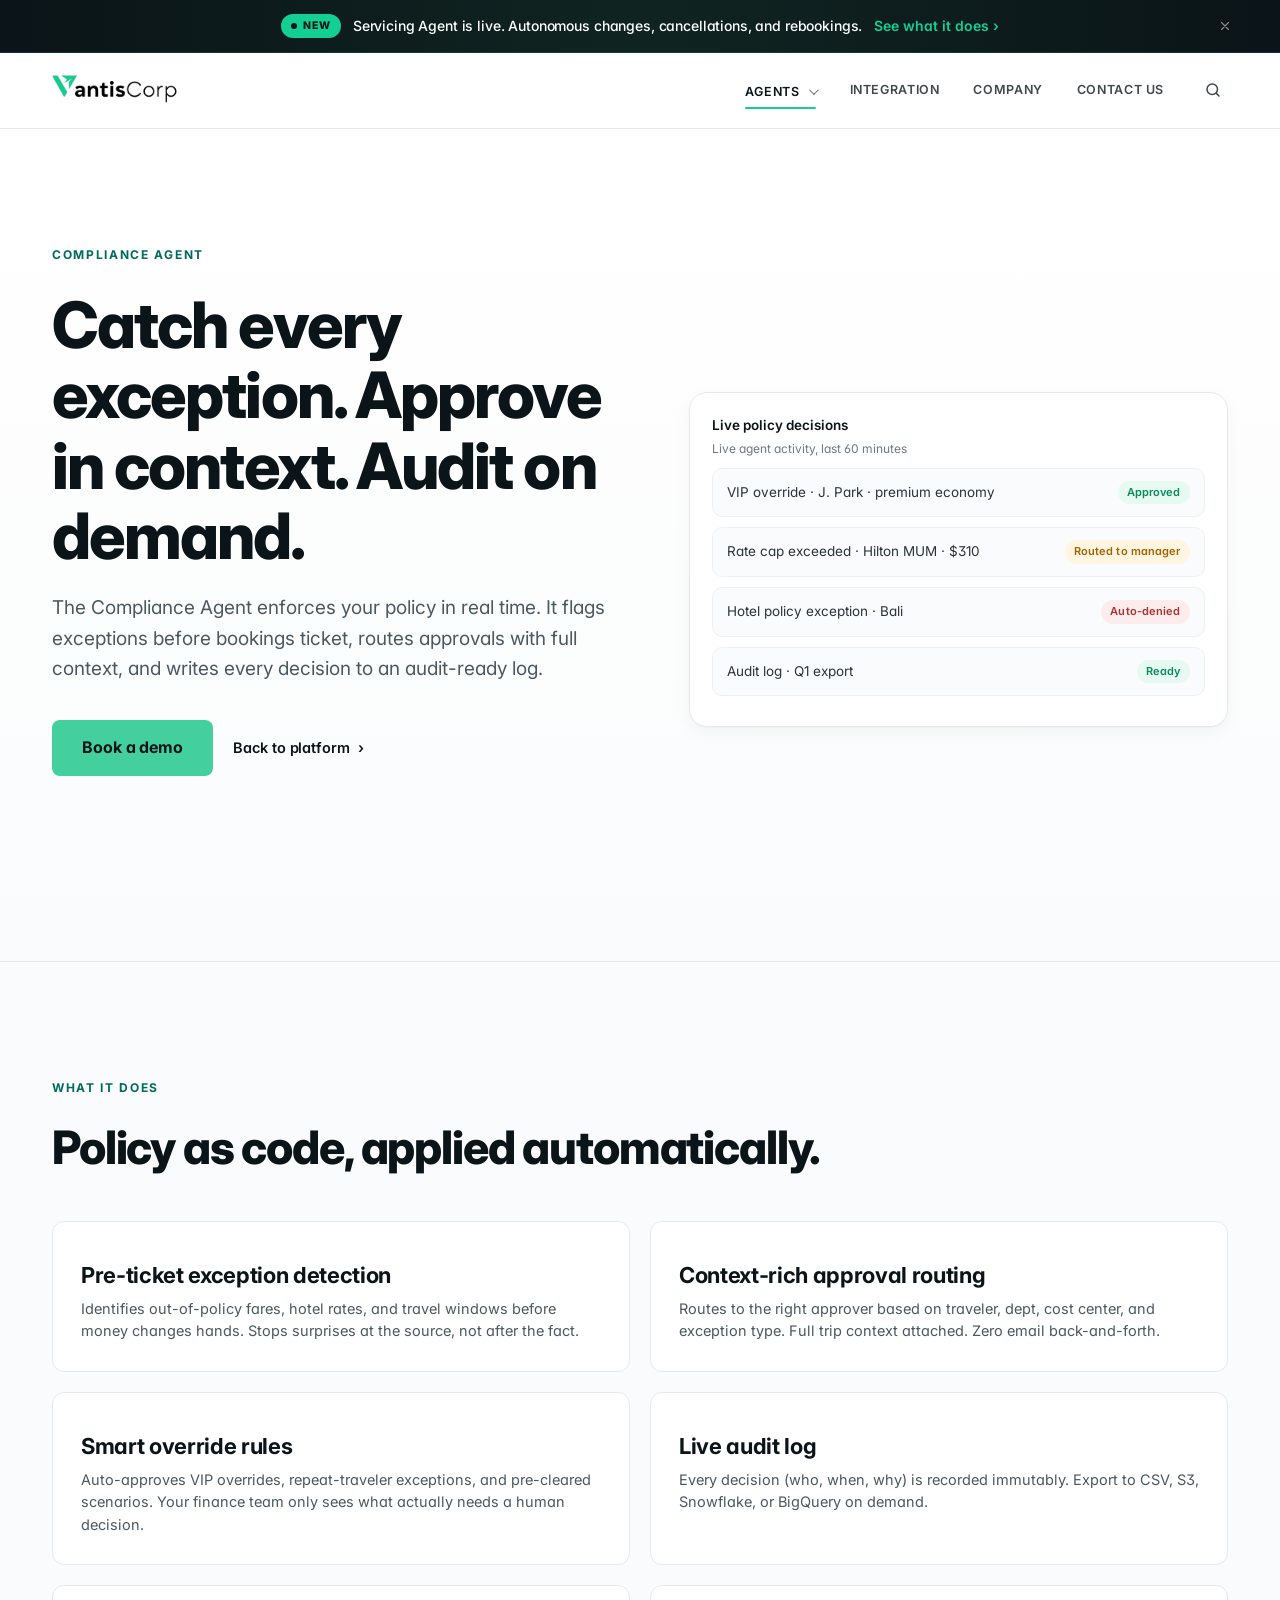
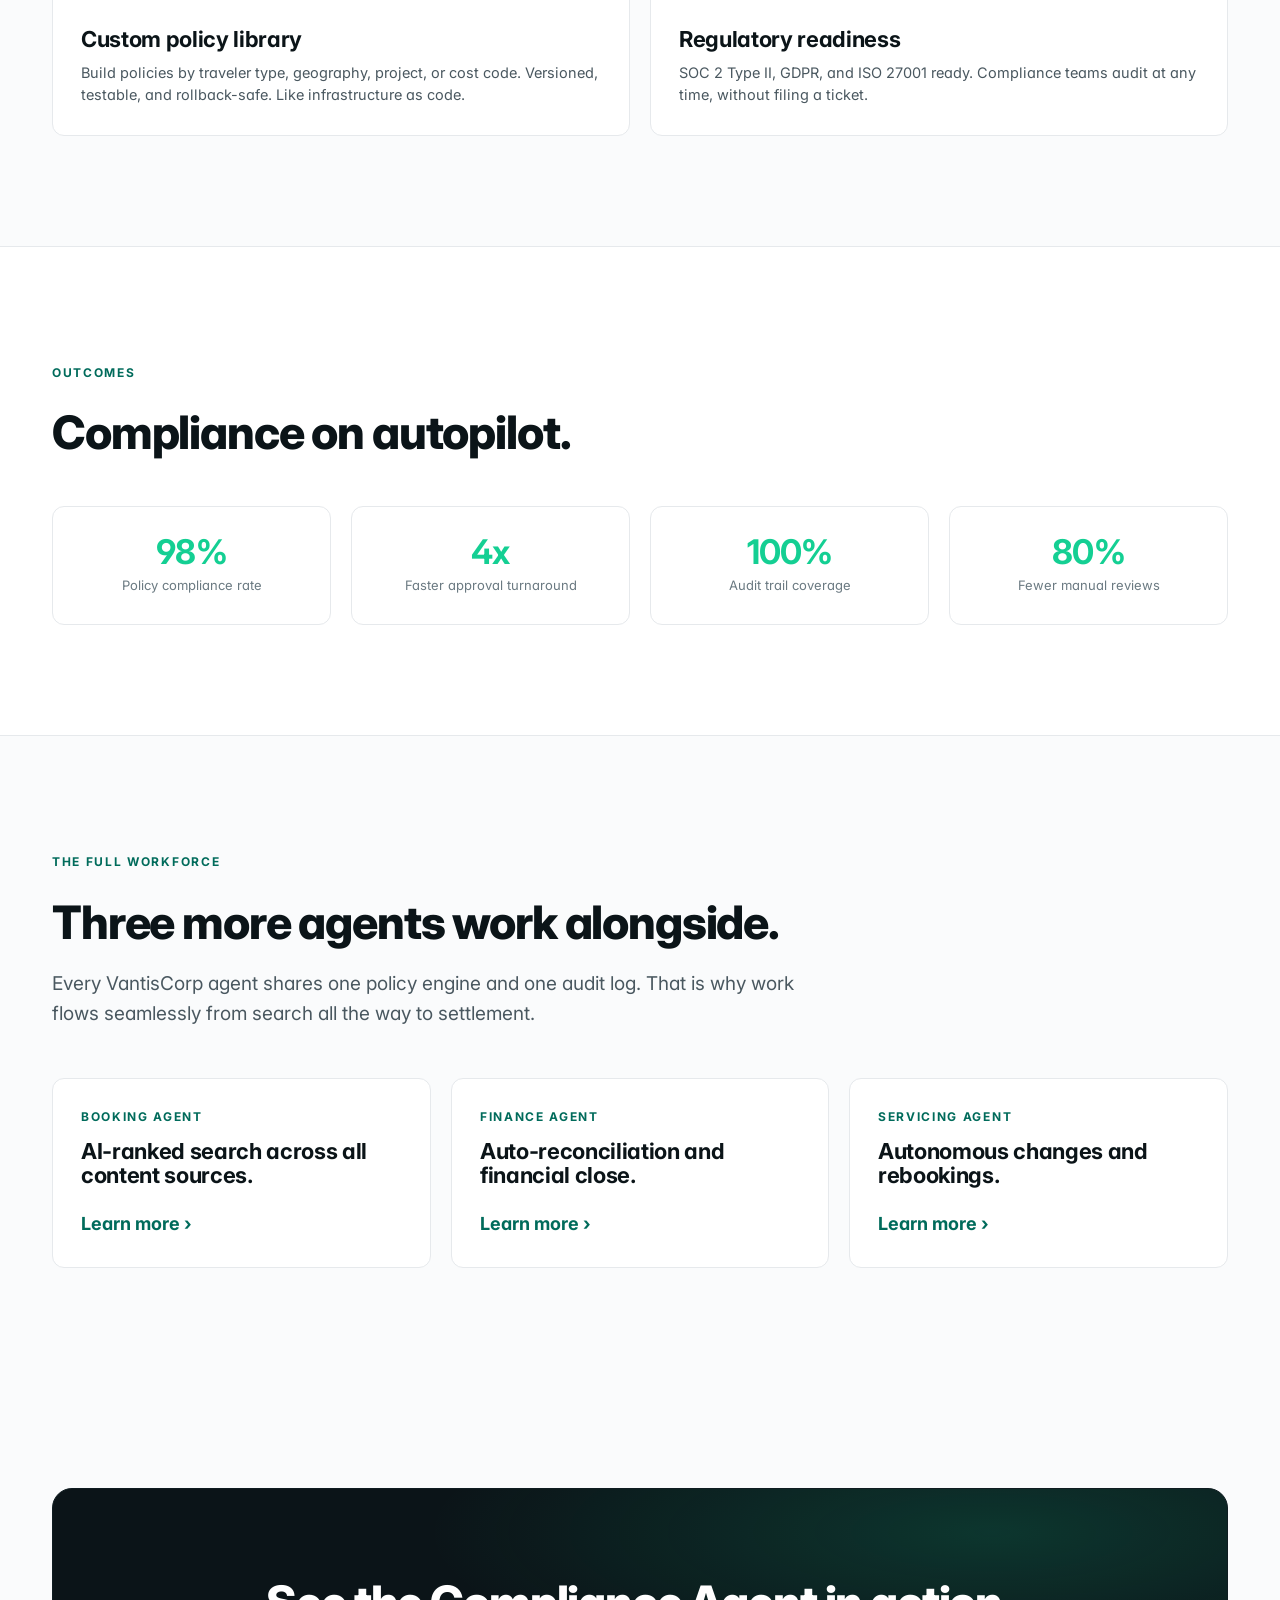
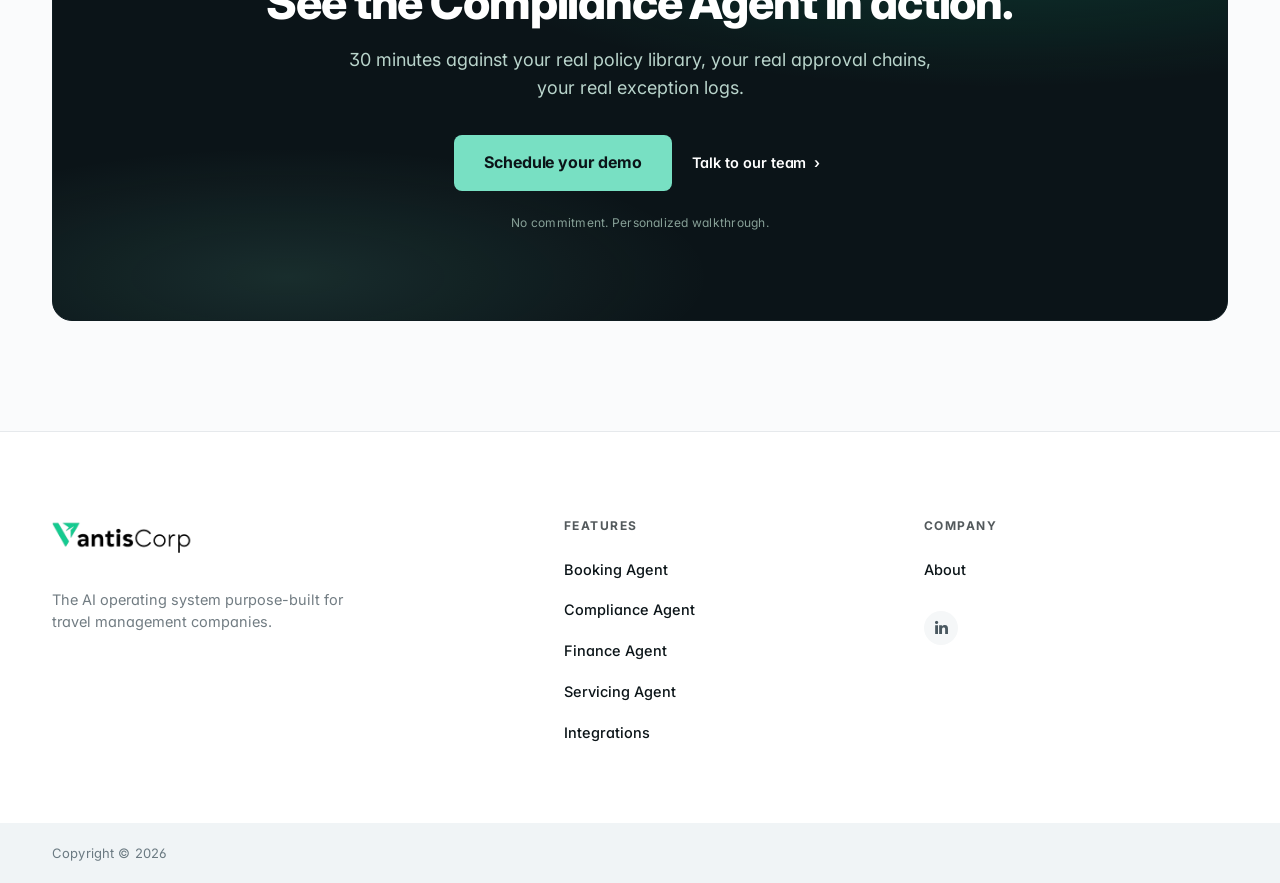
<file: compliance-agent.html>
<!doctype html>
<html lang="en">
<head>
<meta charset="utf-8" />
<meta name="viewport" content="width=device-width, initial-scale=1" />
<title>Compliance Agent. VantisCorp.</title>
<meta name="description" content="The Compliance Agent enforces your policy in real time. It flags exceptions before bookings ticket, routes approvals with full context, and writes every decision to an audit-ready log." />
<link rel="preconnect" href="https://fonts.googleapis.com">
<link rel="preconnect" href="https://fonts.gstatic.com" crossorigin>
<link href="https://fonts.googleapis.com/css2?family=Inter:wght@400;500;600;700;800&family=Instrument+Serif&display=swap" rel="stylesheet">
<link rel="stylesheet" href="https://cdnjs.cloudflare.com/ajax/libs/font-awesome/6.5.2/css/all.min.css">
<link rel="stylesheet" href="css/styles.css">
<link rel="stylesheet" href="css/home.css">
</head>
<body>

<!-- NOTIBAR -->
<div class="notibar" role="region" aria-label="Announcement">
  <div class="container">
    <span class="notibar-text">
      <span class="notibar-tag">New</span>
      <span class="notibar-headline">Servicing Agent is live. Autonomous changes, cancellations, and rebookings.</span>
      <a class="notibar-cta" href="servicing-agent.html">See what it does <span class="notibar-arrow" aria-hidden="true">›</span></a>
    </span>
    <button class="notibar-close" aria-label="Dismiss announcement">
      <svg viewBox="0 0 24 24" xmlns="http://www.w3.org/2000/svg"><path d="M6 6l12 12M6 18L18 6" stroke-linecap="round"/></svg>
    </button>
  </div>
</div>

<header class="site-header">
  <div class="container">
    <a class="brand" href="index.html" aria-label="VantisCorp"><img src="images/vantis-logo.png" alt="VantisCorp" /></a>
    <nav class="nav nav--upper">
      <div class="nav-has-drop"><a href="platform.html" class="active">Agents</a>
        <div class="nav-drop" role="menu">
          <div class="nav-drop-label">AI Agents</div>
          <div class="nav-drop-grid">
            <a href="booking-agent.html" role="menuitem">
              <span class="nav-drop-ico book"><i class="fa-solid fa-plane-up"></i></span>
              <span class="nav-drop-text">
                <span class="nav-drop-title">Booking Agent</span>
                <span class="nav-drop-desc">AI-ranked search across every fare source</span>
              </span>
            </a>
            <a href="compliance-agent.html" role="menuitem">
              <span class="nav-drop-ico comp"><i class="fa-solid fa-shield-halved"></i></span>
              <span class="nav-drop-text">
                <span class="nav-drop-title">Compliance Agent</span>
                <span class="nav-drop-desc">Real-time policy and approvals</span>
              </span>
            </a>
            <a href="finance-agent.html" role="menuitem">
              <span class="nav-drop-ico fin"><i class="fa-solid fa-chart-line"></i></span>
              <span class="nav-drop-text">
                <span class="nav-drop-title">Finance Agent</span>
                <span class="nav-drop-desc">Auto-reconciliation and close</span>
              </span>
            </a>
            <a href="servicing-agent.html" role="menuitem">
              <span class="nav-drop-ico serv"><i class="fa-solid fa-money-bill-transfer"></i></span>
              <span class="nav-drop-text">
                <span class="nav-drop-title">Servicing Agent</span>
                <span class="nav-drop-desc">Autonomous changes and rebookings</span>
              </span>
            </a>
          </div>
          <div class="nav-drop-foot">
            <a href="platform.html">See the full platform <span aria-hidden="true">›</span></a>
            <span class="muted-note">Four agents. One operating system.</span>
          </div>
        </div>
      </div>
      <a href="integrations.html">Integration</a>
      <a href="about.html">Company</a>
      <a href="index.html#cta">Contact Us</a>
      <a class="nav-search" href="#" aria-label="Search"><svg viewBox="0 0 24 24" xmlns="http://www.w3.org/2000/svg"><circle cx="11" cy="11" r="7"/><path d="m20 20-3.5-3.5" stroke-linecap="round"/></svg></a>
    </nav>
    <button class="menu-toggle" aria-label="Menu"><svg viewBox="0 0 24 24" xmlns="http://www.w3.org/2000/svg"><path d="M4 7h16M4 12h16M4 17h16" stroke-linecap="round"/></svg></button>
  </div>
</header>

<!-- HERO -->
<section class="page-hero">
  <div class="container">
    <div class="two-col">
      <div>
        <span class="eyebrow">Compliance Agent</span>
        <h1 class="mt-6">Catch every exception. Approve in context. Audit on demand.</h1>
        <p>The Compliance Agent enforces your policy in real time. It flags exceptions before bookings ticket, routes approvals with full context, and writes every decision to an audit-ready log.</p>
        <div class="actions">
          <a class="btn btn-primary" href="index.html#cta">Book a demo</a>
          <a class="btn btn-ghost" href="platform.html">Back to platform <span aria-hidden="true">›</span></a>
        </div>
        <div class="stat-row">
          <div><div class="stat-num">98%</div><div class="stat-label">Avg policy compliance</div></div>
          <div><div class="stat-num">0</div><div class="stat-label">Manual audits needed</div></div>
          <div><div class="stat-num">24/7</div><div class="stat-label">Always on</div></div>
        </div>
      </div>
      <div class="mock">
        <div class="mock-title">Live policy decisions</div>
        <div class="mock-sub">Live agent activity, last 60 minutes</div>
        <div class="mock-row"><span>VIP override · J. Park · premium economy</span><span class="badge green">Approved</span></div>
        <div class="mock-row"><span>Rate cap exceeded · Hilton MUM · $310</span><span class="badge amber">Routed to manager</span></div>
        <div class="mock-row"><span>Hotel policy exception · Bali</span><span class="badge red">Auto-denied</span></div>
        <div class="mock-row"><span>Audit log · Q1 export</span><span class="badge green">Ready</span></div>
      </div>
    </div>
  </div>
</section>

<!-- FEATURES -->
<section>
  <div class="container">
    <span class="eyebrow">What it does</span>
    <h2 class="mt-6">Policy as code, applied automatically.</h2>
    <div class="grid grid-2 mt-12">
      <div class="card"><h3>Pre-ticket exception detection</h3><p>Identifies out-of-policy fares, hotel rates, and travel windows before money changes hands. Stops surprises at the source, not after the fact.</p></div>
      <div class="card"><h3>Context-rich approval routing</h3><p>Routes to the right approver based on traveler, dept, cost center, and exception type. Full trip context attached. Zero email back-and-forth.</p></div>
      <div class="card"><h3>Smart override rules</h3><p>Auto-approves VIP overrides, repeat-traveler exceptions, and pre-cleared scenarios. Your finance team only sees what actually needs a human decision.</p></div>
      <div class="card"><h3>Live audit log</h3><p>Every decision (who, when, why) is recorded immutably. Export to CSV, S3, Snowflake, or BigQuery on demand.</p></div>
      <div class="card"><h3>Custom policy library</h3><p>Build policies by traveler type, geography, project, or cost code. Versioned, testable, and rollback-safe. Like infrastructure as code.</p></div>
      <div class="card"><h3>Regulatory readiness</h3><p>SOC 2 Type II, GDPR, and ISO 27001 ready. Compliance teams audit at any time, without filing a ticket.</p></div>
    </div>
  </div>
</section>

<!-- OUTCOMES -->
<section style="background:#fff; border-top:1px solid var(--hairline); border-bottom:1px solid var(--hairline);">
  <div class="container">
    <span class="eyebrow">Outcomes</span>
    <h2 class="mt-6">Compliance on autopilot.</h2>
    <div class="grid grid-4 mt-12">
      <div class="card center"><div class="stat-num" style="color:var(--bright-green);">98%</div><div class="stat-label">Policy compliance rate</div></div>
      <div class="card center"><div class="stat-num" style="color:var(--bright-green);">4x</div><div class="stat-label">Faster approval turnaround</div></div>
      <div class="card center"><div class="stat-num" style="color:var(--bright-green);">100%</div><div class="stat-label">Audit trail coverage</div></div>
      <div class="card center"><div class="stat-num" style="color:var(--bright-green);">80%</div><div class="stat-label">Fewer manual reviews</div></div>
    </div>
  </div>
</section>

<!-- OTHER AGENTS -->
<section>
  <div class="container">
    <span class="eyebrow">The full workforce</span>
    <h2 class="mt-6">Three more agents work alongside.</h2>
    <p class="lead mt-6">Every VantisCorp agent shares one policy engine and one audit log. That is why work flows seamlessly from search all the way to settlement.</p>
    <div class="grid grid-3 mt-12">
      <a class="card" href="booking-agent.html" style="text-decoration:none;"><span class="eyebrow">Booking Agent</span><h3 class="mt-6">AI-ranked search across all content sources.</h3><div class="mt-6"><strong style="color:var(--dark-green);">Learn more <span aria-hidden="true">›</span></strong></div></a>
      <a class="card" href="finance-agent.html" style="text-decoration:none;"><span class="eyebrow">Finance Agent</span><h3 class="mt-6">Auto-reconciliation and financial close.</h3><div class="mt-6"><strong style="color:var(--dark-green);">Learn more <span aria-hidden="true">›</span></strong></div></a>
      <a class="card" href="servicing-agent.html" style="text-decoration:none;"><span class="eyebrow">Servicing Agent</span><h3 class="mt-6">Autonomous changes and rebookings.</h3><div class="mt-6"><strong style="color:var(--dark-green);">Learn more <span aria-hidden="true">›</span></strong></div></a>
    </div>
  </div>
</section>

<!-- CTA -->
<section>
  <div class="container">
    <div class="cta-banner">
      <h2>See the Compliance Agent in action.</h2>
      <p>30 minutes against your real policy library, your real approval chains, your real exception logs.</p>
      <div class="actions">
        <a class="btn btn-primary" href="index.html#cta">Schedule your demo</a>
        <a class="btn btn-ghost" href="index.html#cta">Talk to our team <span aria-hidden="true">›</span></a>
      </div>
      <div class="fine">No commitment. Personalized walkthrough.</div>
    </div>
  </div>
</section>

<!-- FOOTER -->
<footer class="site-footer site-footer-light">
    <div class="container foot-grid-3 cols-3">
      <div class="foot-brand">
        <a class="brand" href="index.html" aria-label="VantisCorp"><img src="images/vantis-logo.png" alt="VantisCorp" /></a>
        <p class="foot-tagline-light">The AI operating system purpose-built for travel management companies.</p>
      </div>
      <div>
        <h4>Features</h4>
        <ul>
          <li><a href="booking-agent.html">Booking Agent</a></li>
          <li><a href="compliance-agent.html">Compliance Agent</a></li>
          <li><a href="finance-agent.html">Finance Agent</a></li>
          <li><a href="servicing-agent.html">Servicing Agent</a></li>
          <li><a href="integrations.html">Integrations</a></li>
        </ul>
      </div>
      <div>
        <h4>Company</h4>
        <ul>
          <li><a href="about.html">About</a></li>
        </ul>
        <div class="foot-socials-light">
          <a href="https://www.linkedin.com/company/112792990/" target="_blank" rel="noopener" aria-label="LinkedIn"><i class="fa-brands fa-linkedin-in"></i></a>
        </div>
      </div>
    </div>
    <div class="foot-bar">
      <div class="container"><span>Copyright © 2026</span></div>
    </div>
  </footer>

<script src="js/animations.js"></script>

</body>
</html>
</file>
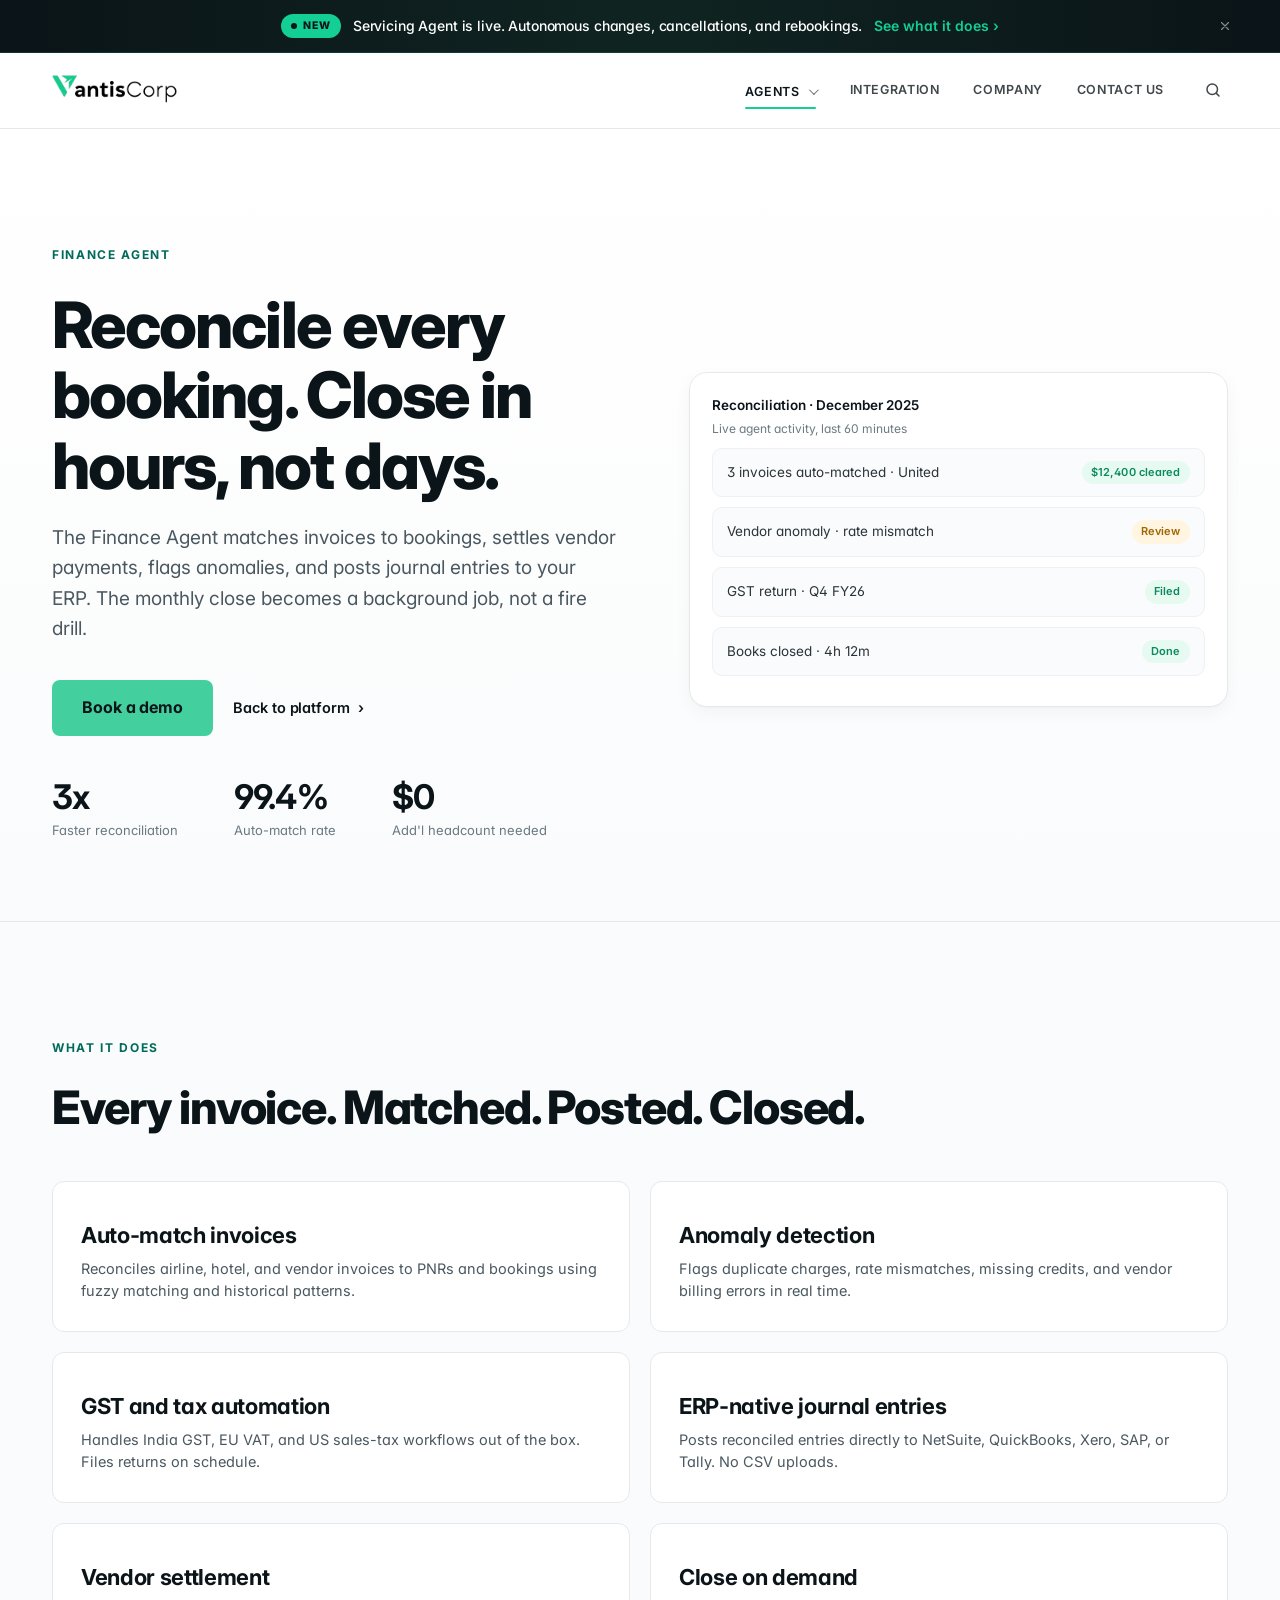
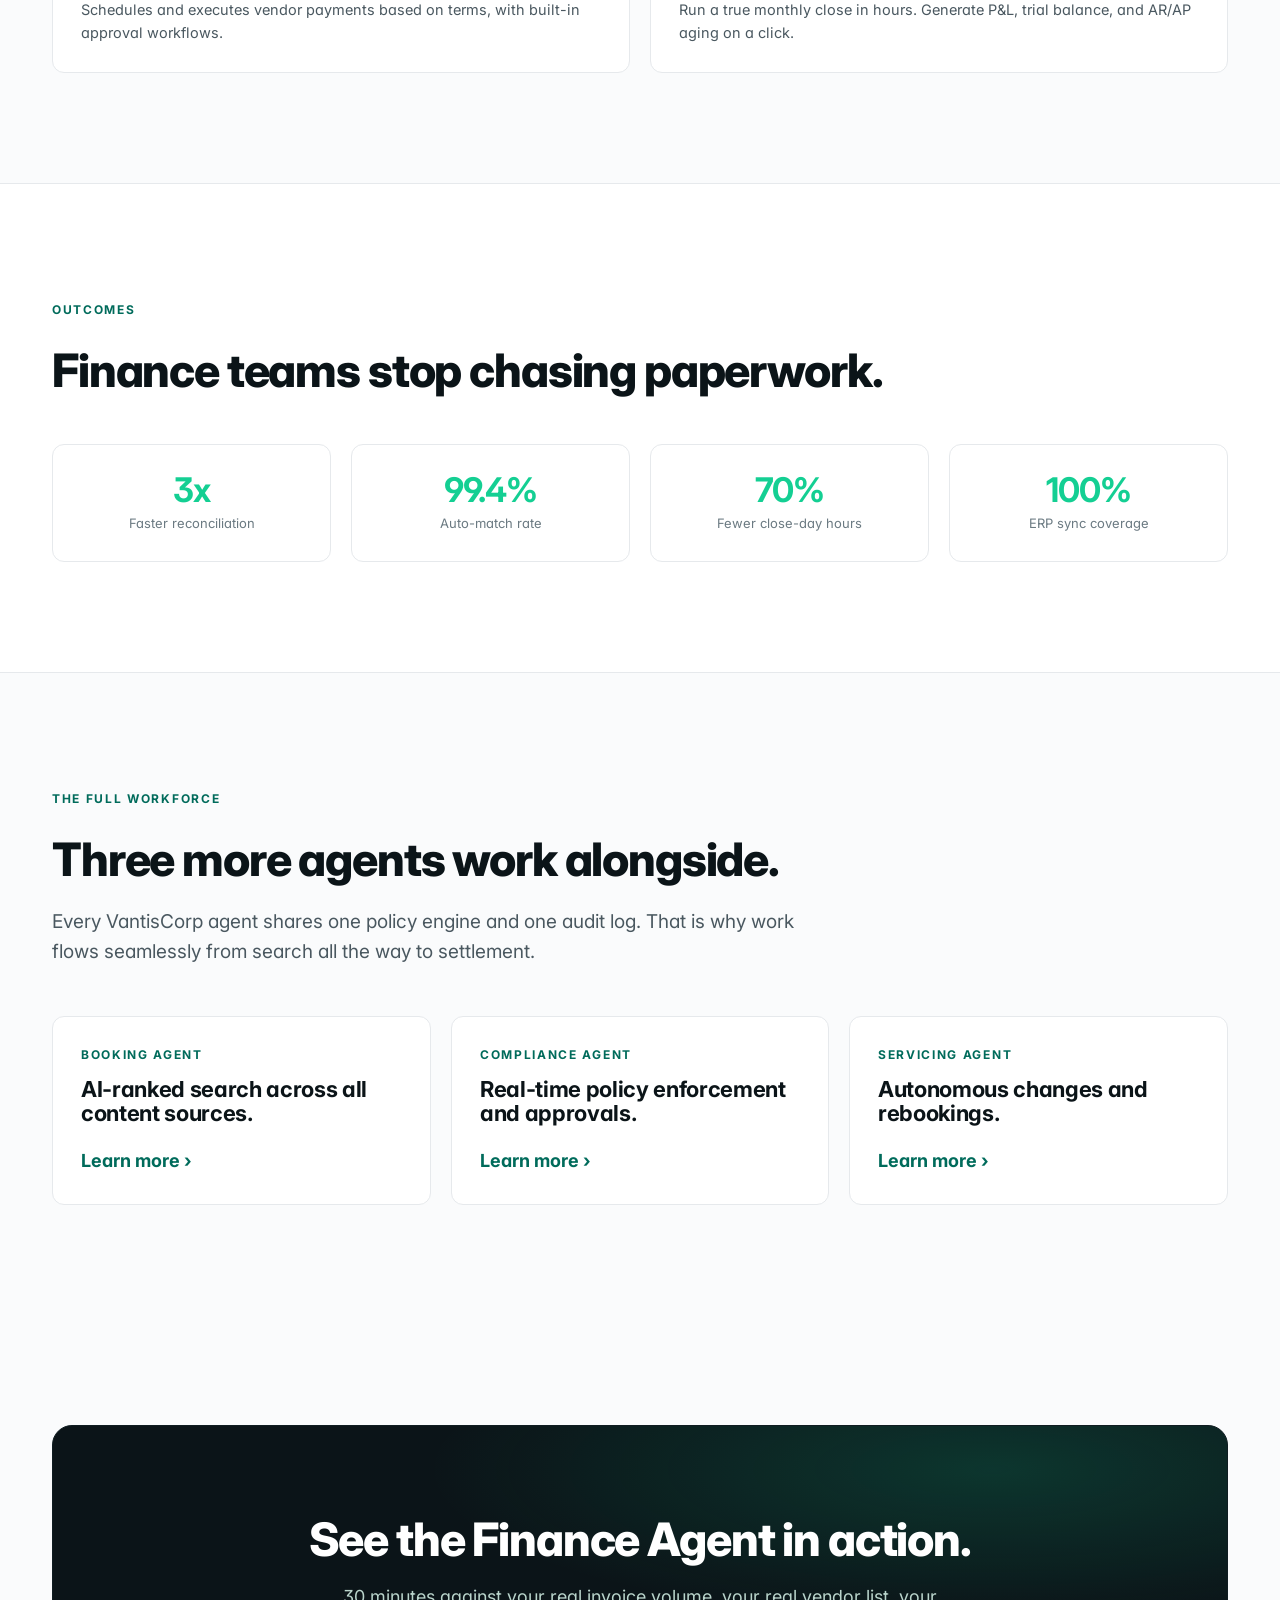
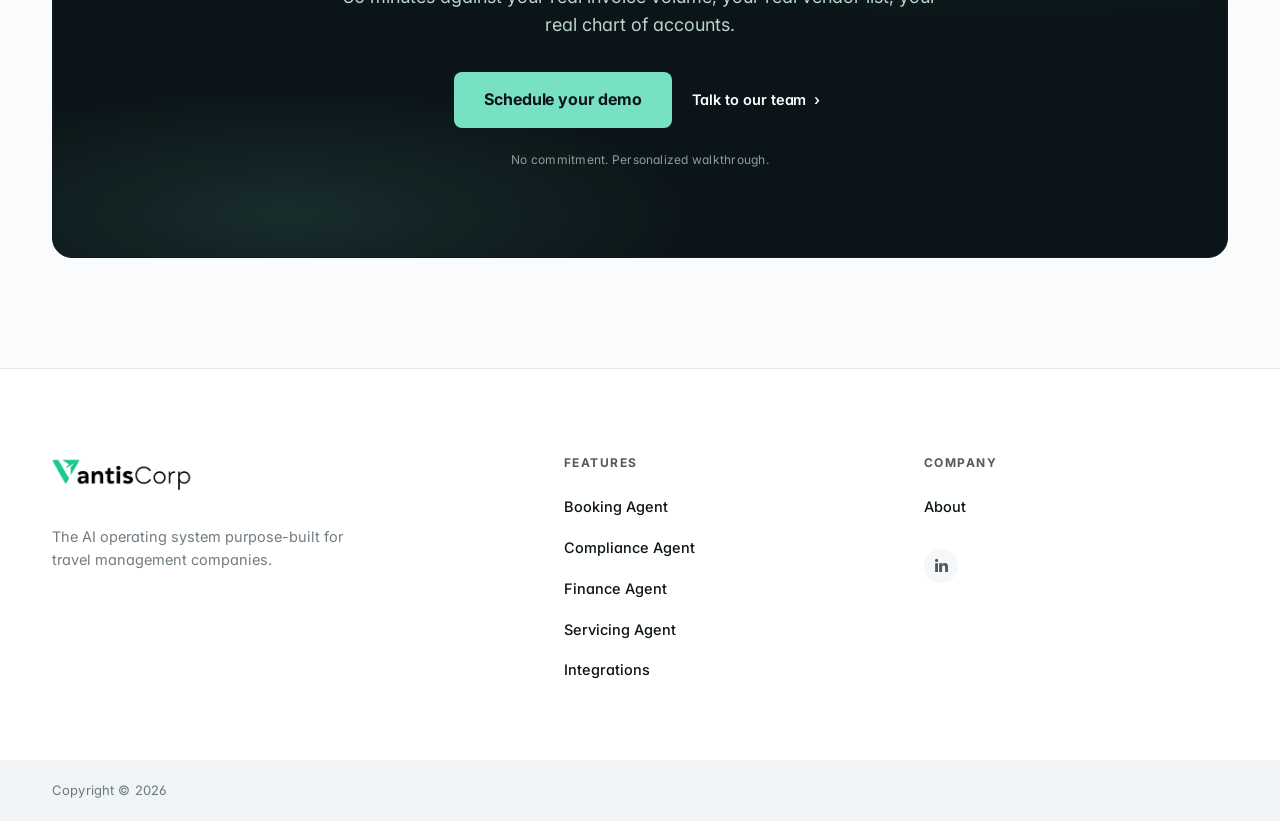
<file: finance-agent.html>
<!doctype html>
<html lang="en">
<head>
<meta charset="utf-8" />
<meta name="viewport" content="width=device-width, initial-scale=1" />
<title>Finance Agent. VantisCorp.</title>
<meta name="description" content="The Finance Agent matches invoices to bookings, settles vendor payments, flags anomalies, and posts journal entries to your ERP. The monthly close becomes a background job, not a fire drill." />
<link rel="preconnect" href="https://fonts.googleapis.com">
<link rel="preconnect" href="https://fonts.gstatic.com" crossorigin>
<link href="https://fonts.googleapis.com/css2?family=Inter:wght@400;500;600;700;800&family=Instrument+Serif&display=swap" rel="stylesheet">
<link rel="stylesheet" href="https://cdnjs.cloudflare.com/ajax/libs/font-awesome/6.5.2/css/all.min.css">
<link rel="stylesheet" href="css/styles.css">
<link rel="stylesheet" href="css/home.css">
</head>
<body>

<!-- NOTIBAR -->
<div class="notibar" role="region" aria-label="Announcement">
  <div class="container">
    <span class="notibar-text">
      <span class="notibar-tag">New</span>
      <span class="notibar-headline">Servicing Agent is live. Autonomous changes, cancellations, and rebookings.</span>
      <a class="notibar-cta" href="servicing-agent.html">See what it does <span class="notibar-arrow" aria-hidden="true">›</span></a>
    </span>
    <button class="notibar-close" aria-label="Dismiss announcement">
      <svg viewBox="0 0 24 24" xmlns="http://www.w3.org/2000/svg"><path d="M6 6l12 12M6 18L18 6" stroke-linecap="round"/></svg>
    </button>
  </div>
</div>

<header class="site-header">
  <div class="container">
    <a class="brand" href="index.html" aria-label="VantisCorp"><img src="images/vantis-logo.png" alt="VantisCorp" /></a>
    <nav class="nav nav--upper">
      <div class="nav-has-drop"><a href="platform.html" class="active">Agents</a>
        <div class="nav-drop" role="menu">
          <div class="nav-drop-label">AI Agents</div>
          <div class="nav-drop-grid">
            <a href="booking-agent.html" role="menuitem">
              <span class="nav-drop-ico book"><i class="fa-solid fa-plane-up"></i></span>
              <span class="nav-drop-text">
                <span class="nav-drop-title">Booking Agent</span>
                <span class="nav-drop-desc">AI-ranked search across every fare source</span>
              </span>
            </a>
            <a href="compliance-agent.html" role="menuitem">
              <span class="nav-drop-ico comp"><i class="fa-solid fa-shield-halved"></i></span>
              <span class="nav-drop-text">
                <span class="nav-drop-title">Compliance Agent</span>
                <span class="nav-drop-desc">Real-time policy and approvals</span>
              </span>
            </a>
            <a href="finance-agent.html" role="menuitem">
              <span class="nav-drop-ico fin"><i class="fa-solid fa-chart-line"></i></span>
              <span class="nav-drop-text">
                <span class="nav-drop-title">Finance Agent</span>
                <span class="nav-drop-desc">Auto-reconciliation and close</span>
              </span>
            </a>
            <a href="servicing-agent.html" role="menuitem">
              <span class="nav-drop-ico serv"><i class="fa-solid fa-money-bill-transfer"></i></span>
              <span class="nav-drop-text">
                <span class="nav-drop-title">Servicing Agent</span>
                <span class="nav-drop-desc">Autonomous changes and rebookings</span>
              </span>
            </a>
          </div>
          <div class="nav-drop-foot">
            <a href="platform.html">See the full platform <span aria-hidden="true">›</span></a>
            <span class="muted-note">Four agents. One operating system.</span>
          </div>
        </div>
      </div>
      <a href="integrations.html">Integration</a>
      <a href="about.html">Company</a>
      <a href="index.html#cta">Contact Us</a>
      <a class="nav-search" href="#" aria-label="Search"><svg viewBox="0 0 24 24" xmlns="http://www.w3.org/2000/svg"><circle cx="11" cy="11" r="7"/><path d="m20 20-3.5-3.5" stroke-linecap="round"/></svg></a>
    </nav>
    <button class="menu-toggle" aria-label="Menu"><svg viewBox="0 0 24 24" xmlns="http://www.w3.org/2000/svg"><path d="M4 7h16M4 12h16M4 17h16" stroke-linecap="round"/></svg></button>
  </div>
</header>

<!-- HERO -->
<section class="page-hero">
  <div class="container">
    <div class="two-col">
      <div>
        <span class="eyebrow">Finance Agent</span>
        <h1 class="mt-6">Reconcile every booking. Close in hours, not days.</h1>
        <p>The Finance Agent matches invoices to bookings, settles vendor payments, flags anomalies, and posts journal entries to your ERP. The monthly close becomes a background job, not a fire drill.</p>
        <div class="actions">
          <a class="btn btn-primary" href="index.html#cta">Book a demo</a>
          <a class="btn btn-ghost" href="platform.html">Back to platform <span aria-hidden="true">›</span></a>
        </div>
        <div class="stat-row">
          <div><div class="stat-num">3x</div><div class="stat-label">Faster reconciliation</div></div>
          <div><div class="stat-num">99.4%</div><div class="stat-label">Auto-match rate</div></div>
          <div><div class="stat-num">$0</div><div class="stat-label">Add'l headcount needed</div></div>
        </div>
      </div>
      <div class="mock">
        <div class="mock-title">Reconciliation · December 2025</div>
        <div class="mock-sub">Live agent activity, last 60 minutes</div>
        <div class="mock-row"><span>3 invoices auto-matched · United</span><span class="badge green">$12,400 cleared</span></div>
        <div class="mock-row"><span>Vendor anomaly · rate mismatch</span><span class="badge amber">Review</span></div>
        <div class="mock-row"><span>GST return · Q4 FY26</span><span class="badge green">Filed</span></div>
        <div class="mock-row"><span>Books closed · 4h 12m</span><span class="badge green">Done</span></div>
      </div>
    </div>
  </div>
</section>

<!-- FEATURES -->
<section>
  <div class="container">
    <span class="eyebrow">What it does</span>
    <h2 class="mt-6">Every invoice. Matched. Posted. Closed.</h2>
    <div class="grid grid-2 mt-12">
      <div class="card"><h3>Auto-match invoices</h3><p>Reconciles airline, hotel, and vendor invoices to PNRs and bookings using fuzzy matching and historical patterns.</p></div>
      <div class="card"><h3>Anomaly detection</h3><p>Flags duplicate charges, rate mismatches, missing credits, and vendor billing errors in real time.</p></div>
      <div class="card"><h3>GST and tax automation</h3><p>Handles India GST, EU VAT, and US sales-tax workflows out of the box. Files returns on schedule.</p></div>
      <div class="card"><h3>ERP-native journal entries</h3><p>Posts reconciled entries directly to NetSuite, QuickBooks, Xero, SAP, or Tally. No CSV uploads.</p></div>
      <div class="card"><h3>Vendor settlement</h3><p>Schedules and executes vendor payments based on terms, with built-in approval workflows.</p></div>
      <div class="card"><h3>Close on demand</h3><p>Run a true monthly close in hours. Generate P&amp;L, trial balance, and AR/AP aging on a click.</p></div>
    </div>
  </div>
</section>

<!-- OUTCOMES -->
<section style="background:#fff; border-top:1px solid var(--hairline); border-bottom:1px solid var(--hairline);">
  <div class="container">
    <span class="eyebrow">Outcomes</span>
    <h2 class="mt-6">Finance teams stop chasing paperwork.</h2>
    <div class="grid grid-4 mt-12">
      <div class="card center"><div class="stat-num" style="color:var(--bright-green);">3x</div><div class="stat-label">Faster reconciliation</div></div>
      <div class="card center"><div class="stat-num" style="color:var(--bright-green);">99.4%</div><div class="stat-label">Auto-match rate</div></div>
      <div class="card center"><div class="stat-num" style="color:var(--bright-green);">70%</div><div class="stat-label">Fewer close-day hours</div></div>
      <div class="card center"><div class="stat-num" style="color:var(--bright-green);">100%</div><div class="stat-label">ERP sync coverage</div></div>
    </div>
  </div>
</section>

<!-- OTHER AGENTS -->
<section>
  <div class="container">
    <span class="eyebrow">The full workforce</span>
    <h2 class="mt-6">Three more agents work alongside.</h2>
    <p class="lead mt-6">Every VantisCorp agent shares one policy engine and one audit log. That is why work flows seamlessly from search all the way to settlement.</p>
    <div class="grid grid-3 mt-12">
      <a class="card" href="booking-agent.html" style="text-decoration:none;"><span class="eyebrow">Booking Agent</span><h3 class="mt-6">AI-ranked search across all content sources.</h3><div class="mt-6"><strong style="color:var(--dark-green);">Learn more <span aria-hidden="true">›</span></strong></div></a>
      <a class="card" href="compliance-agent.html" style="text-decoration:none;"><span class="eyebrow">Compliance Agent</span><h3 class="mt-6">Real-time policy enforcement and approvals.</h3><div class="mt-6"><strong style="color:var(--dark-green);">Learn more <span aria-hidden="true">›</span></strong></div></a>
      <a class="card" href="servicing-agent.html" style="text-decoration:none;"><span class="eyebrow">Servicing Agent</span><h3 class="mt-6">Autonomous changes and rebookings.</h3><div class="mt-6"><strong style="color:var(--dark-green);">Learn more <span aria-hidden="true">›</span></strong></div></a>
    </div>
  </div>
</section>

<!-- CTA -->
<section>
  <div class="container">
    <div class="cta-banner">
      <h2>See the Finance Agent in action.</h2>
      <p>30 minutes against your real invoice volume, your real vendor list, your real chart of accounts.</p>
      <div class="actions">
        <a class="btn btn-primary" href="index.html#cta">Schedule your demo</a>
        <a class="btn btn-ghost" href="index.html#cta">Talk to our team <span aria-hidden="true">›</span></a>
      </div>
      <div class="fine">No commitment. Personalized walkthrough.</div>
    </div>
  </div>
</section>

<!-- FOOTER -->
<footer class="site-footer site-footer-light">
    <div class="container foot-grid-3 cols-3">
      <div class="foot-brand">
        <a class="brand" href="index.html" aria-label="VantisCorp"><img src="images/vantis-logo.png" alt="VantisCorp" /></a>
        <p class="foot-tagline-light">The AI operating system purpose-built for travel management companies.</p>
      </div>
      <div>
        <h4>Features</h4>
        <ul>
          <li><a href="booking-agent.html">Booking Agent</a></li>
          <li><a href="compliance-agent.html">Compliance Agent</a></li>
          <li><a href="finance-agent.html">Finance Agent</a></li>
          <li><a href="servicing-agent.html">Servicing Agent</a></li>
          <li><a href="integrations.html">Integrations</a></li>
        </ul>
      </div>
      <div>
        <h4>Company</h4>
        <ul>
          <li><a href="about.html">About</a></li>
        </ul>
        <div class="foot-socials-light">
          <a href="https://www.linkedin.com/company/112792990/" target="_blank" rel="noopener" aria-label="LinkedIn"><i class="fa-brands fa-linkedin-in"></i></a>
        </div>
      </div>
    </div>
    <div class="foot-bar">
      <div class="container"><span>Copyright © 2026</span></div>
    </div>
  </footer>

<script src="js/animations.js"></script>

</body>
</html>
</file>
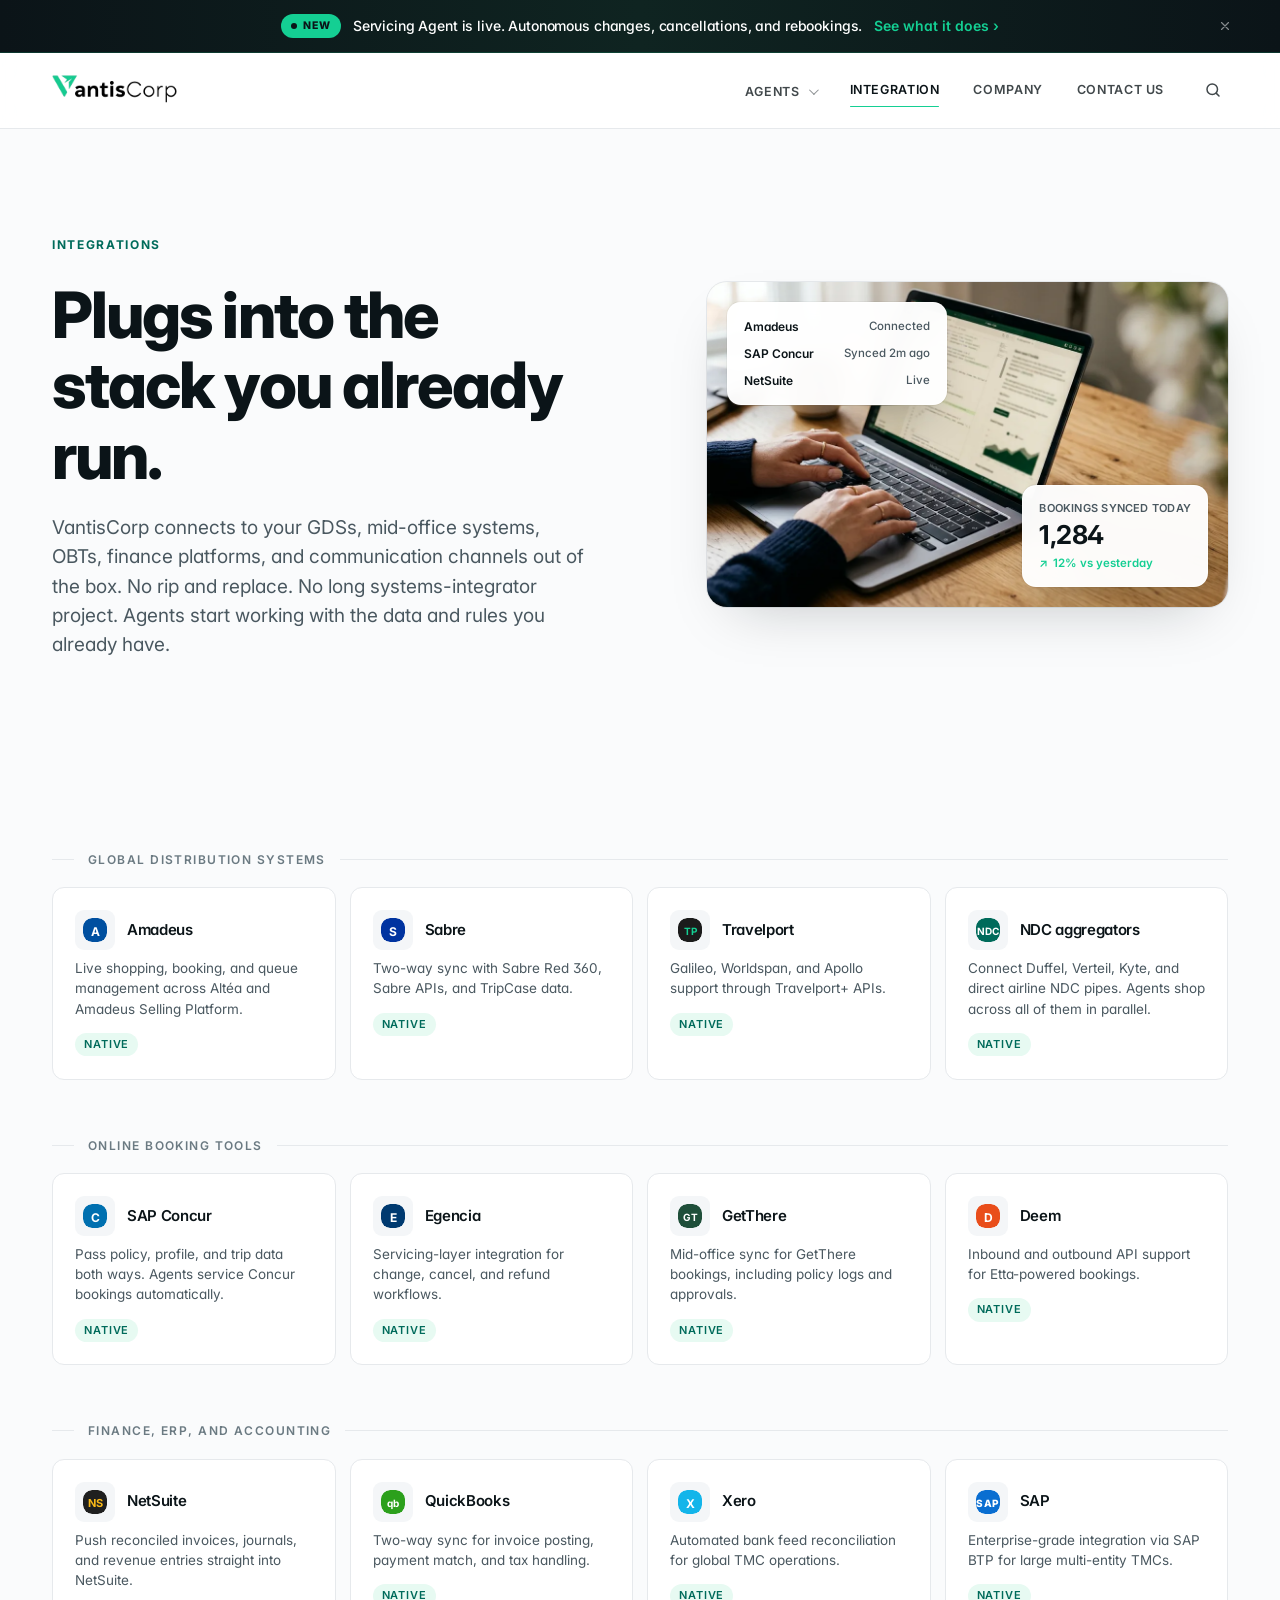
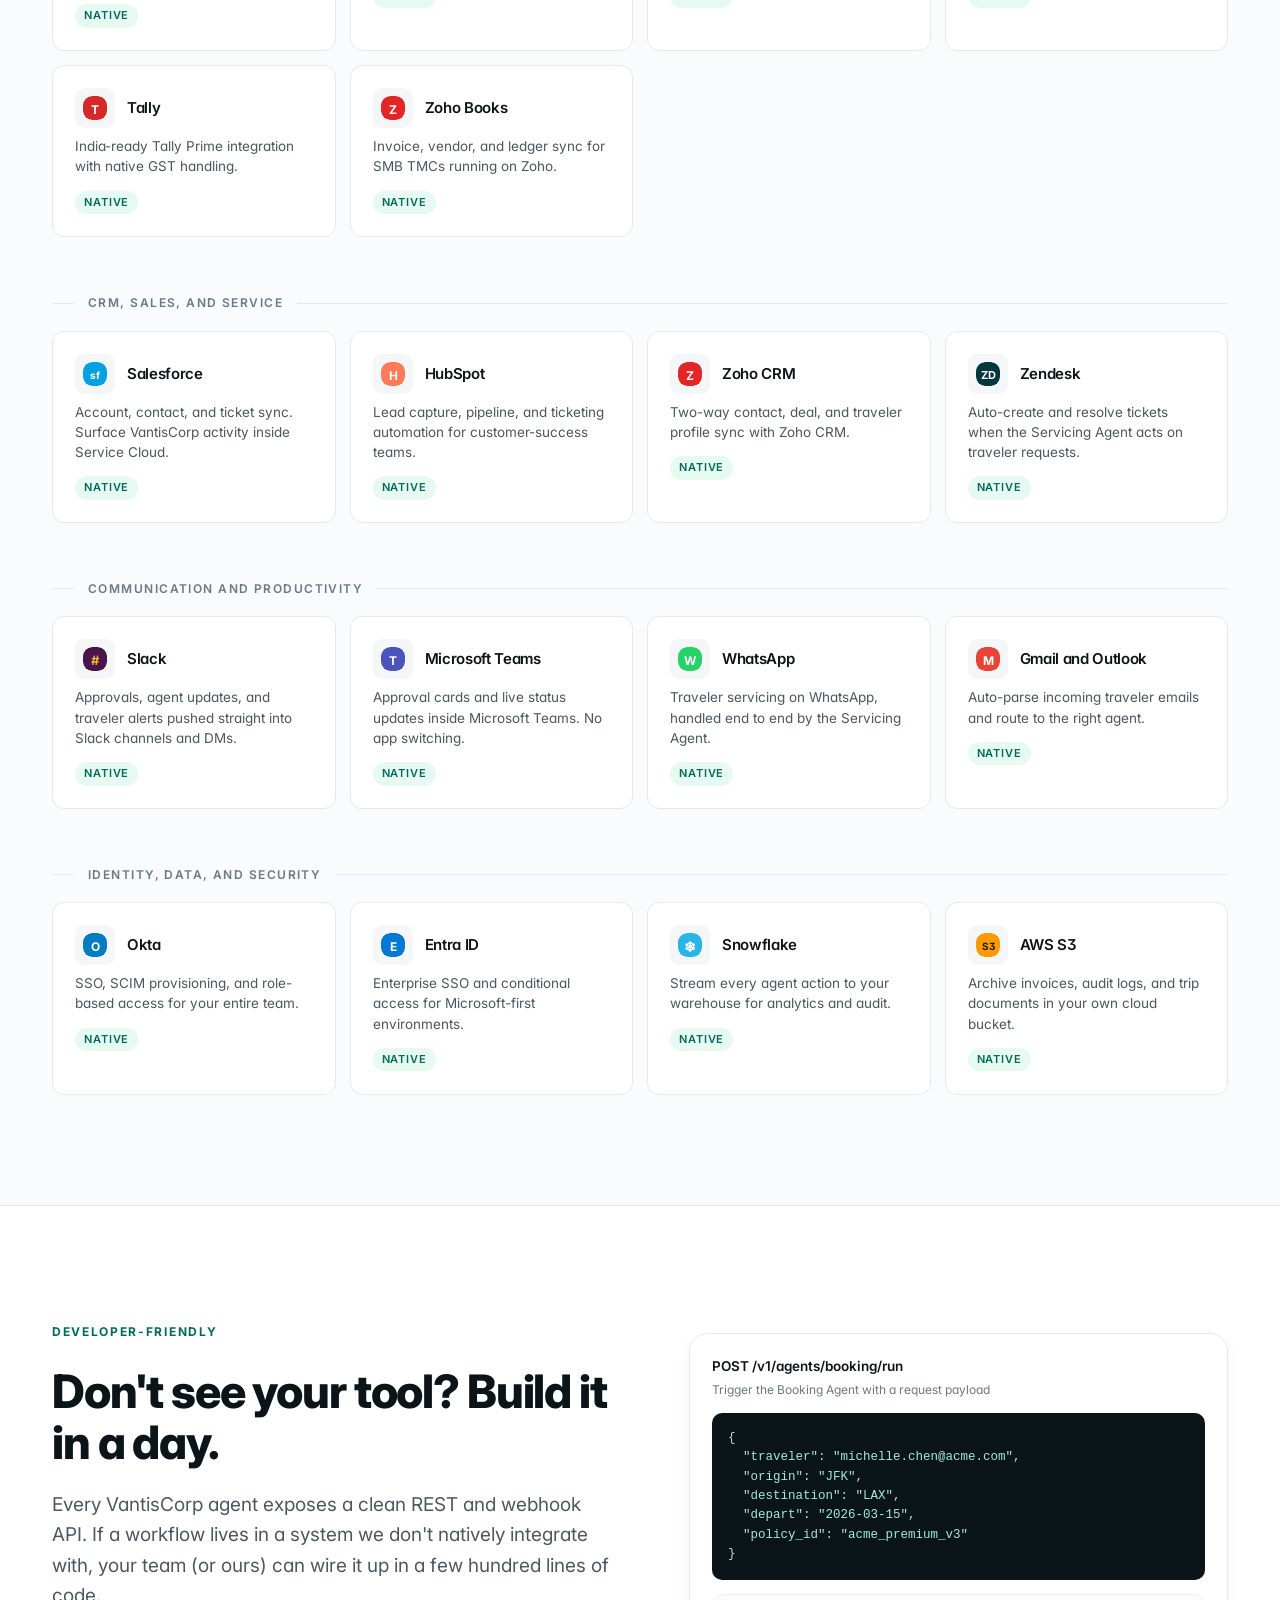
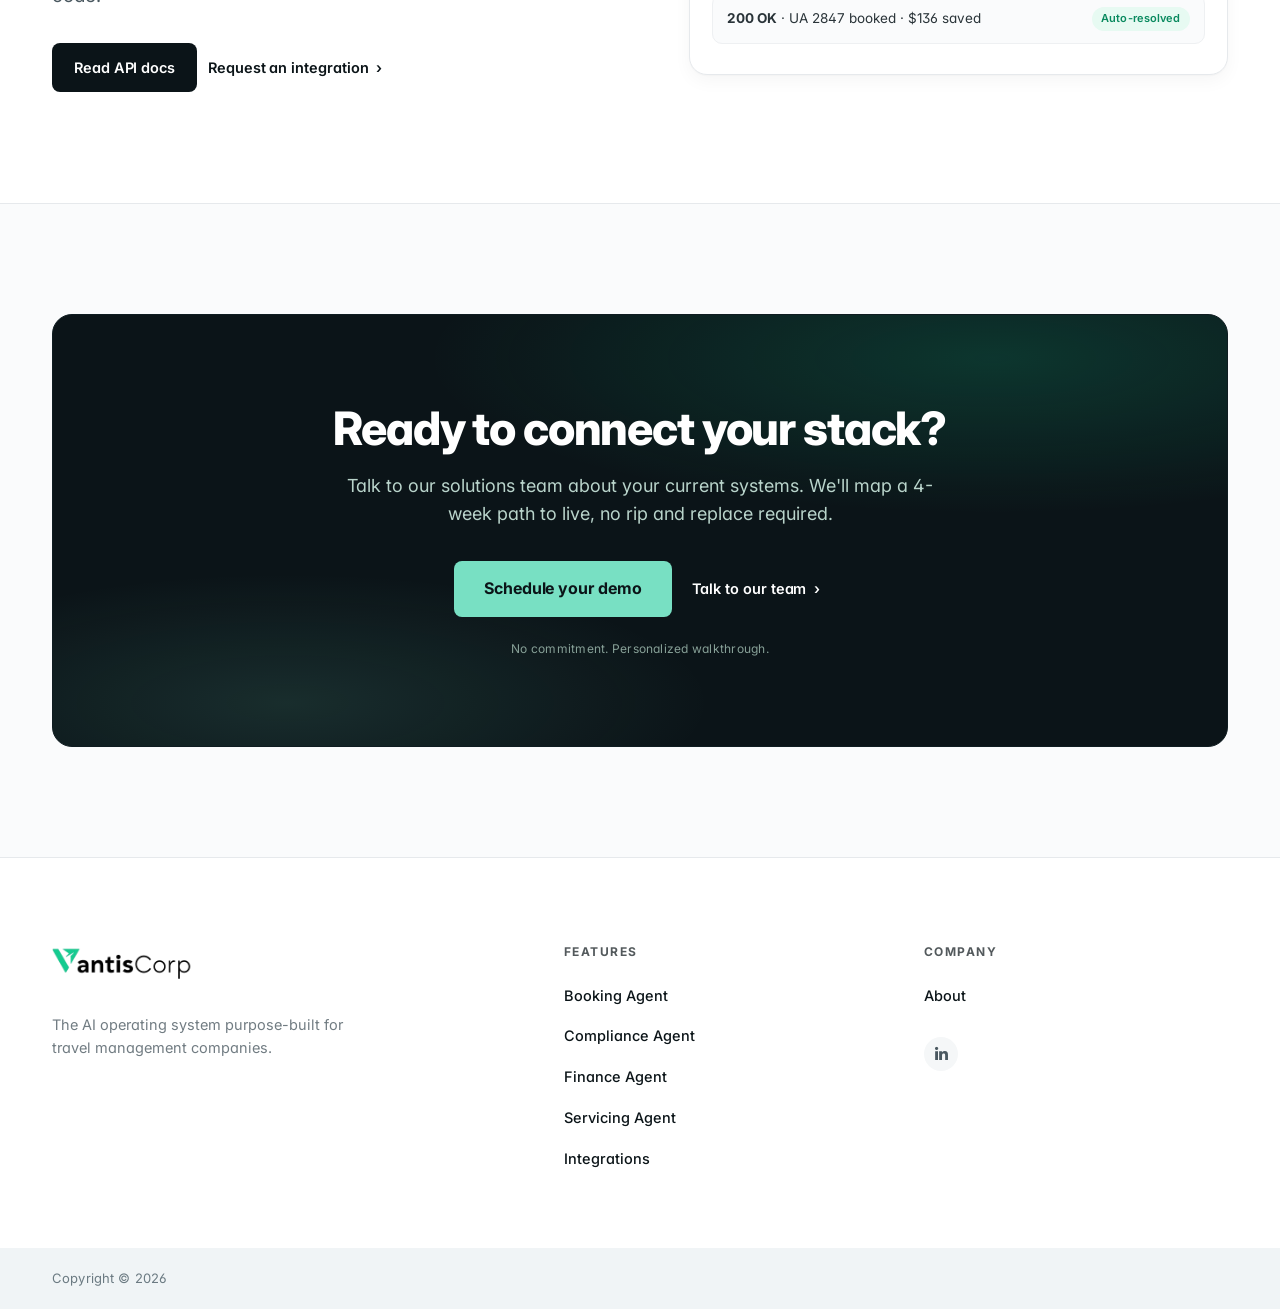
<file: integrations.html>
<!doctype html>
<html lang="en">
<head>
<meta charset="utf-8" />
<meta name="viewport" content="width=device-width, initial-scale=1" />
<title>Integrations. VantisCorp.</title>
<meta name="description" content="VantisCorp plugs into the GDSs, mid-office systems, OBTs, finance tools, and communication channels your TMC already runs on." />
<link rel="preconnect" href="https://fonts.googleapis.com">
<link rel="preconnect" href="https://fonts.gstatic.com" crossorigin>
<link href="https://fonts.googleapis.com/css2?family=Inter:wght@400;500;600;700;800&family=Instrument+Serif&display=swap" rel="stylesheet">
<link rel="stylesheet" href="https://cdnjs.cloudflare.com/ajax/libs/font-awesome/6.5.2/css/all.min.css">
<link rel="stylesheet" href="css/styles.css">
<link rel="stylesheet" href="css/home.css">
<style>
  /* Letter mark template used inside .ic-logo */
  .lmark { width: 100%; height: 100%; display: block; border-radius: 9px; }
  .lmark rect { rx: 9; }
</style>
</head>
<body>

<!-- NOTIBAR -->
<div class="notibar" role="region" aria-label="Announcement">
  <div class="container">
    <span class="notibar-text">
      <span class="notibar-tag">New</span>
      <span class="notibar-headline">Servicing Agent is live. Autonomous changes, cancellations, and rebookings.</span>
      <a class="notibar-cta" href="servicing-agent.html">See what it does <span class="notibar-arrow" aria-hidden="true">›</span></a>
    </span>
    <button class="notibar-close" aria-label="Dismiss announcement">
      <svg viewBox="0 0 24 24" xmlns="http://www.w3.org/2000/svg"><path d="M6 6l12 12M6 18L18 6" stroke-linecap="round"/></svg>
    </button>
  </div>
</div>

<header class="site-header">
  <div class="container">
    <a class="brand" href="index.html" aria-label="VantisCorp"><img src="images/vantis-logo.png" alt="VantisCorp" /></a>
    <nav class="nav nav--upper">
      <div class="nav-has-drop"><a href="platform.html">Agents</a>
        <div class="nav-drop" role="menu">
          <div class="nav-drop-label">AI Agents</div>
          <div class="nav-drop-grid">
            <a href="booking-agent.html" role="menuitem">
              <span class="nav-drop-ico book"><i class="fa-solid fa-plane-up"></i></span>
              <span class="nav-drop-text">
                <span class="nav-drop-title">Booking Agent</span>
                <span class="nav-drop-desc">AI-ranked search across every fare source</span>
              </span>
            </a>
            <a href="compliance-agent.html" role="menuitem">
              <span class="nav-drop-ico comp"><i class="fa-solid fa-shield-halved"></i></span>
              <span class="nav-drop-text">
                <span class="nav-drop-title">Compliance Agent</span>
                <span class="nav-drop-desc">Real-time policy and approvals</span>
              </span>
            </a>
            <a href="finance-agent.html" role="menuitem">
              <span class="nav-drop-ico fin"><i class="fa-solid fa-chart-line"></i></span>
              <span class="nav-drop-text">
                <span class="nav-drop-title">Finance Agent</span>
                <span class="nav-drop-desc">Auto-reconciliation and close</span>
              </span>
            </a>
            <a href="servicing-agent.html" role="menuitem">
              <span class="nav-drop-ico serv"><i class="fa-solid fa-money-bill-transfer"></i></span>
              <span class="nav-drop-text">
                <span class="nav-drop-title">Servicing Agent</span>
                <span class="nav-drop-desc">Autonomous changes and rebookings</span>
              </span>
            </a>
          </div>
          <div class="nav-drop-foot">
            <a href="platform.html">See the full platform <span aria-hidden="true">›</span></a>
            <span class="muted-note">Four agents. One operating system.</span>
          </div>
        </div>
      </div>
      <a href="integrations.html" class="active">Integration</a>
      <a href="about.html">Company</a>
      <a href="index.html#cta">Contact Us</a>
      <a class="nav-search" href="#" aria-label="Search"><svg viewBox="0 0 24 24" xmlns="http://www.w3.org/2000/svg"><circle cx="11" cy="11" r="7"/><path d="m20 20-3.5-3.5" stroke-linecap="round"/></svg></a>
    </nav>
    <button class="menu-toggle" aria-label="Menu"><svg viewBox="0 0 24 24" xmlns="http://www.w3.org/2000/svg"><path d="M4 7h16M4 12h16M4 17h16" stroke-linecap="round"/></svg></button>
  </div>
</header>

<!-- HERO -->
<section class="split-hero">
  <div class="container">
    <div class="content">
      <span class="eyebrow">Integrations</span>
      <h1 class="mt-6">Plugs into the stack you already run.</h1>
      <p>VantisCorp connects to your GDSs, mid-office systems, OBTs, finance platforms, and communication channels out of the box. No rip and replace. No long systems-integrator project. Agents start working with the data and rules you already have.</p>
    </div>
    <div class="split-hero-image split-hero-image--editorial">
      <img src="images/editorial/integrations_hands.webp" alt="Travel operator using VantisCorp on a laptop" loading="eager" width="1376" height="768" />
      <!-- Floating UI fragment: connector status -->
      <div class="hero-frag hero-frag--tl">
        <div class="frag-row">
          <span class="frag-dot frag-dot--green"></span>
          <span class="frag-name">Amadeus</span>
          <span class="frag-status">Connected</span>
        </div>
        <div class="frag-row">
          <span class="frag-dot frag-dot--green"></span>
          <span class="frag-name">SAP Concur</span>
          <span class="frag-status">Synced 2m ago</span>
        </div>
        <div class="frag-row">
          <span class="frag-dot frag-dot--green"></span>
          <span class="frag-name">NetSuite</span>
          <span class="frag-status">Live</span>
        </div>
      </div>
      <!-- Floating UI fragment: live metric -->
      <div class="hero-frag hero-frag--br">
        <div class="frag-label">Bookings synced today</div>
        <div class="frag-metric">1,284</div>
        <div class="frag-meta"><span class="frag-arrow">↗</span> 12% vs yesterday</div>
      </div>
    </div>
  </div>
</section>

<!-- CATEGORIES -->
<section>
  <div class="container">

    <div class="cat-title">Global distribution systems</div>
    <div class="int-grid">
      <div class="int-card">
        <div class="ic-head">
          <div class="ic-logo"><svg class="lmark" viewBox="0 0 24 24"><rect width="24" height="24" rx="6" fill="#0050a0"/><text x="12" y="13" text-anchor="middle" dominant-baseline="central" font-family="Inter" font-weight="700" font-size="12" fill="#fff" letter-spacing="-0.03em">A</text></svg></div>
          <h4>Amadeus</h4>
        </div>
        <p>Live shopping, booking, and queue management across Altéa and Amadeus Selling Platform.</p>
        <span class="tag">Native</span>
      </div>
      <div class="int-card">
        <div class="ic-head">
          <div class="ic-logo"><svg class="lmark" viewBox="0 0 24 24"><rect width="24" height="24" rx="6" fill="#0033a0"/><text x="12" y="13" text-anchor="middle" dominant-baseline="central" font-family="Inter" font-weight="700" font-size="12" fill="#fff">S</text></svg></div>
          <h4>Sabre</h4>
        </div>
        <p>Two-way sync with Sabre Red 360, Sabre APIs, and TripCase data.</p>
        <span class="tag">Native</span>
      </div>
      <div class="int-card">
        <div class="ic-head">
          <div class="ic-logo"><svg class="lmark" viewBox="0 0 24 24"><rect width="24" height="24" rx="6" fill="#1b1b1b"/><text x="12" y="13" text-anchor="middle" dominant-baseline="central" font-family="Inter" font-weight="700" font-size="10" fill="#14cf93">TP</text></svg></div>
          <h4>Travelport</h4>
        </div>
        <p>Galileo, Worldspan, and Apollo support through Travelport+ APIs.</p>
        <span class="tag">Native</span>
      </div>
      <div class="int-card">
        <div class="ic-head">
          <div class="ic-logo"><svg class="lmark" viewBox="0 0 24 24"><rect width="24" height="24" rx="6" fill="#006b5b"/><text x="12" y="13" text-anchor="middle" dominant-baseline="central" font-family="Inter" font-weight="700" font-size="10" fill="#fff">NDC</text></svg></div>
          <h4>NDC aggregators</h4>
        </div>
        <p>Connect Duffel, Verteil, Kyte, and direct airline NDC pipes. Agents shop across all of them in parallel.</p>
        <span class="tag">Native</span>
      </div>
    </div>

    <div class="cat-title">Online booking tools</div>
    <div class="int-grid">
      <div class="int-card">
        <div class="ic-head">
          <div class="ic-logo"><svg class="lmark" viewBox="0 0 24 24"><rect width="24" height="24" rx="6" fill="#0070b0"/><text x="12" y="13" text-anchor="middle" dominant-baseline="central" font-family="Inter" font-weight="700" font-size="12" fill="#fff">C</text></svg></div>
          <h4>SAP Concur</h4>
        </div>
        <p>Pass policy, profile, and trip data both ways. Agents service Concur bookings automatically.</p>
        <span class="tag">Native</span>
      </div>
      <div class="int-card">
        <div class="ic-head">
          <div class="ic-logo"><svg class="lmark" viewBox="0 0 24 24"><rect width="24" height="24" rx="6" fill="#003a70"/><text x="12" y="13" text-anchor="middle" dominant-baseline="central" font-family="Inter" font-weight="700" font-size="12" fill="#fff">E</text></svg></div>
          <h4>Egencia</h4>
        </div>
        <p>Servicing-layer integration for change, cancel, and refund workflows.</p>
        <span class="tag">Native</span>
      </div>
      <div class="int-card">
        <div class="ic-head">
          <div class="ic-logo"><svg class="lmark" viewBox="0 0 24 24"><rect width="24" height="24" rx="6" fill="#1f4f3a"/><text x="12" y="13" text-anchor="middle" dominant-baseline="central" font-family="Inter" font-weight="700" font-size="10" fill="#fff">GT</text></svg></div>
          <h4>GetThere</h4>
        </div>
        <p>Mid-office sync for GetThere bookings, including policy logs and approvals.</p>
        <span class="tag">Native</span>
      </div>
      <div class="int-card">
        <div class="ic-head">
          <div class="ic-logo"><svg class="lmark" viewBox="0 0 24 24"><rect width="24" height="24" rx="6" fill="#e94e1b"/><text x="12" y="13" text-anchor="middle" dominant-baseline="central" font-family="Inter" font-weight="700" font-size="12" fill="#fff">D</text></svg></div>
          <h4>Deem</h4>
        </div>
        <p>Inbound and outbound API support for Etta-powered bookings.</p>
        <span class="tag">Native</span>
      </div>
    </div>

    <div class="cat-title">Finance, ERP, and accounting</div>
    <div class="int-grid">
      <div class="int-card">
        <div class="ic-head">
          <div class="ic-logo"><svg class="lmark" viewBox="0 0 24 24"><rect width="24" height="24" rx="6" fill="#1f1f1f"/><text x="12" y="13" text-anchor="middle" dominant-baseline="central" font-family="Inter" font-weight="700" font-size="11" fill="#fbb917">NS</text></svg></div>
          <h4>NetSuite</h4>
        </div>
        <p>Push reconciled invoices, journals, and revenue entries straight into NetSuite.</p>
        <span class="tag">Native</span>
      </div>
      <div class="int-card">
        <div class="ic-head">
          <div class="ic-logo"><svg class="lmark" viewBox="0 0 24 24"><rect width="24" height="24" rx="6" fill="#2ca01c"/><text x="12" y="13" text-anchor="middle" dominant-baseline="central" font-family="Inter" font-weight="700" font-size="10" fill="#fff">qb</text></svg></div>
          <h4>QuickBooks</h4>
        </div>
        <p>Two-way sync for invoice posting, payment match, and tax handling.</p>
        <span class="tag">Native</span>
      </div>
      <div class="int-card">
        <div class="ic-head">
          <div class="ic-logo"><svg class="lmark" viewBox="0 0 24 24"><rect width="24" height="24" rx="6" fill="#13b5ea"/><text x="12" y="13" text-anchor="middle" dominant-baseline="central" font-family="Inter" font-weight="700" font-size="12" fill="#fff">X</text></svg></div>
          <h4>Xero</h4>
        </div>
        <p>Automated bank feed reconciliation for global TMC operations.</p>
        <span class="tag">Native</span>
      </div>
      <div class="int-card">
        <div class="ic-head">
          <div class="ic-logo"><svg class="lmark" viewBox="0 0 24 24"><rect width="24" height="24" rx="6" fill="#0a6ed1"/><text x="12" y="13" text-anchor="middle" dominant-baseline="central" font-family="Inter" font-weight="800" font-size="10" fill="#fff" letter-spacing="0.05em">SAP</text></svg></div>
          <h4>SAP</h4>
        </div>
        <p>Enterprise-grade integration via SAP BTP for large multi-entity TMCs.</p>
        <span class="tag">Native</span>
      </div>
      <div class="int-card">
        <div class="ic-head">
          <div class="ic-logo"><svg class="lmark" viewBox="0 0 24 24"><rect width="24" height="24" rx="6" fill="#d62828"/><text x="12" y="13" text-anchor="middle" dominant-baseline="central" font-family="Inter" font-weight="700" font-size="12" fill="#fff">T</text></svg></div>
          <h4>Tally</h4>
        </div>
        <p>India-ready Tally Prime integration with native GST handling.</p>
        <span class="tag">Native</span>
      </div>
      <div class="int-card">
        <div class="ic-head">
          <div class="ic-logo"><svg class="lmark" viewBox="0 0 24 24"><rect width="24" height="24" rx="6" fill="#e42527"/><text x="12" y="13" text-anchor="middle" dominant-baseline="central" font-family="Inter" font-weight="700" font-size="12" fill="#fff">Z</text></svg></div>
          <h4>Zoho Books</h4>
        </div>
        <p>Invoice, vendor, and ledger sync for SMB TMCs running on Zoho.</p>
        <span class="tag">Native</span>
      </div>
    </div>

    <div class="cat-title">CRM, sales, and service</div>
    <div class="int-grid">
      <div class="int-card">
        <div class="ic-head">
          <div class="ic-logo"><svg class="lmark" viewBox="0 0 24 24"><rect width="24" height="24" rx="6" fill="#00a1e0"/><text x="12" y="13" text-anchor="middle" dominant-baseline="central" font-family="Inter" font-weight="700" font-size="10" fill="#fff">sf</text></svg></div>
          <h4>Salesforce</h4>
        </div>
        <p>Account, contact, and ticket sync. Surface VantisCorp activity inside Service Cloud.</p>
        <span class="tag">Native</span>
      </div>
      <div class="int-card">
        <div class="ic-head">
          <div class="ic-logo"><svg class="lmark" viewBox="0 0 24 24"><rect width="24" height="24" rx="6" fill="#ff7a59"/><text x="12" y="13" text-anchor="middle" dominant-baseline="central" font-family="Inter" font-weight="700" font-size="12" fill="#fff">H</text></svg></div>
          <h4>HubSpot</h4>
        </div>
        <p>Lead capture, pipeline, and ticketing automation for customer-success teams.</p>
        <span class="tag">Native</span>
      </div>
      <div class="int-card">
        <div class="ic-head">
          <div class="ic-logo"><svg class="lmark" viewBox="0 0 24 24"><rect width="24" height="24" rx="6" fill="#e42527"/><text x="12" y="13" text-anchor="middle" dominant-baseline="central" font-family="Inter" font-weight="700" font-size="12" fill="#fff">Z</text></svg></div>
          <h4>Zoho CRM</h4>
        </div>
        <p>Two-way contact, deal, and traveler profile sync with Zoho CRM.</p>
        <span class="tag">Native</span>
      </div>
      <div class="int-card">
        <div class="ic-head">
          <div class="ic-logo"><svg class="lmark" viewBox="0 0 24 24"><rect width="24" height="24" rx="6" fill="#03363d"/><text x="12" y="13" text-anchor="middle" dominant-baseline="central" font-family="Inter" font-weight="700" font-size="11" fill="#fff">ZD</text></svg></div>
          <h4>Zendesk</h4>
        </div>
        <p>Auto-create and resolve tickets when the Servicing Agent acts on traveler requests.</p>
        <span class="tag">Native</span>
      </div>
    </div>

    <div class="cat-title">Communication and productivity</div>
    <div class="int-grid">
      <div class="int-card">
        <div class="ic-head">
          <div class="ic-logo"><svg class="lmark" viewBox="0 0 24 24"><rect width="24" height="24" rx="6" fill="#4a154b"/><text x="12" y="13" text-anchor="middle" dominant-baseline="central" font-family="Inter" font-weight="700" font-size="13" fill="#ecb22e">#</text></svg></div>
          <h4>Slack</h4>
        </div>
        <p>Approvals, agent updates, and traveler alerts pushed straight into Slack channels and DMs.</p>
        <span class="tag">Native</span>
      </div>
      <div class="int-card">
        <div class="ic-head">
          <div class="ic-logo"><svg class="lmark" viewBox="0 0 24 24"><rect width="24" height="24" rx="6" fill="#4b53bc"/><text x="12" y="13" text-anchor="middle" dominant-baseline="central" font-family="Inter" font-weight="700" font-size="12" fill="#fff">T</text></svg></div>
          <h4>Microsoft Teams</h4>
        </div>
        <p>Approval cards and live status updates inside Microsoft Teams. No app switching.</p>
        <span class="tag">Native</span>
      </div>
      <div class="int-card">
        <div class="ic-head">
          <div class="ic-logo"><svg class="lmark" viewBox="0 0 24 24"><rect width="24" height="24" rx="6" fill="#25d366"/><text x="12" y="13" text-anchor="middle" dominant-baseline="central" font-family="Inter" font-weight="700" font-size="12" fill="#fff">W</text></svg></div>
          <h4>WhatsApp</h4>
        </div>
        <p>Traveler servicing on WhatsApp, handled end to end by the Servicing Agent.</p>
        <span class="tag">Native</span>
      </div>
      <div class="int-card">
        <div class="ic-head">
          <div class="ic-logo"><svg class="lmark" viewBox="0 0 24 24"><rect width="24" height="24" rx="6" fill="#ea4335"/><text x="12" y="13" text-anchor="middle" dominant-baseline="central" font-family="Inter" font-weight="700" font-size="12" fill="#fff">M</text></svg></div>
          <h4>Gmail and Outlook</h4>
        </div>
        <p>Auto-parse incoming traveler emails and route to the right agent.</p>
        <span class="tag">Native</span>
      </div>
    </div>

    <div class="cat-title">Identity, data, and security</div>
    <div class="int-grid">
      <div class="int-card">
        <div class="ic-head">
          <div class="ic-logo"><svg class="lmark" viewBox="0 0 24 24"><rect width="24" height="24" rx="6" fill="#007dc1"/><text x="12" y="13" text-anchor="middle" dominant-baseline="central" font-family="Inter" font-weight="700" font-size="12" fill="#fff">O</text></svg></div>
          <h4>Okta</h4>
        </div>
        <p>SSO, SCIM provisioning, and role-based access for your entire team.</p>
        <span class="tag">Native</span>
      </div>
      <div class="int-card">
        <div class="ic-head">
          <div class="ic-logo"><svg class="lmark" viewBox="0 0 24 24"><rect width="24" height="24" rx="6" fill="#0078d4"/><text x="12" y="13" text-anchor="middle" dominant-baseline="central" font-family="Inter" font-weight="700" font-size="12" fill="#fff">E</text></svg></div>
          <h4>Entra ID</h4>
        </div>
        <p>Enterprise SSO and conditional access for Microsoft-first environments.</p>
        <span class="tag">Native</span>
      </div>
      <div class="int-card">
        <div class="ic-head">
          <div class="ic-logo"><svg class="lmark" viewBox="0 0 24 24"><rect width="24" height="24" rx="6" fill="#29b5e8"/><text x="12" y="13" text-anchor="middle" dominant-baseline="central" font-family="Inter" font-weight="700" font-size="14" fill="#fff">❄</text></svg></div>
          <h4>Snowflake</h4>
        </div>
        <p>Stream every agent action to your warehouse for analytics and audit.</p>
        <span class="tag">Native</span>
      </div>
      <div class="int-card">
        <div class="ic-head">
          <div class="ic-logo"><svg class="lmark" viewBox="0 0 24 24"><rect width="24" height="24" rx="6" fill="#ff9900"/><text x="12" y="13" text-anchor="middle" dominant-baseline="central" font-family="Inter" font-weight="700" font-size="10" fill="#1f1f1f">S3</text></svg></div>
          <h4>AWS S3</h4>
        </div>
        <p>Archive invoices, audit logs, and trip documents in your own cloud bucket.</p>
        <span class="tag">Native</span>
      </div>
    </div>

  </div>
</section>

<!-- API CALLOUT -->
<section style="background:#fff; border-top:1px solid var(--hairline); border-bottom:1px solid var(--hairline);">
  <div class="container">
    <div class="two-col">
      <div>
        <span class="eyebrow">Developer-friendly</span>
        <h2 class="mt-6">Don't see your tool? Build it in a day.</h2>
        <p class="lead mt-6">Every VantisCorp agent exposes a clean REST and webhook API. If a workflow lives in a system we don't natively integrate with, your team (or ours) can wire it up in a few hundred lines of code.</p>
        <div class="actions mt-8">
          <a class="btn btn-dark" href="index.html#cta">Read API docs</a>
          <a class="btn btn-ghost" href="index.html#cta">Request an integration <span aria-hidden="true">›</span></a>
        </div>
      </div>
      <div class="mock">
        <div class="mock-title">POST /v1/agents/booking/run</div>
        <div class="mock-sub">Trigger the Booking Agent with a request payload</div>
<pre style="margin:14px 0 0; padding:16px; background:#0b1418; color:#a2ebd8; border-radius:10px; font-size:12.5px; line-height:1.55; overflow:auto; font-family: 'SF Mono', Menlo, Consolas, monospace;">{
  "traveler": "michelle.chen@acme.com",
  "origin": "JFK",
  "destination": "LAX",
  "depart": "2026-03-15",
  "policy_id": "acme_premium_v3"
}</pre>
        <div class="mock-row" style="margin-top:14px;">
          <span><strong>200 OK</strong> · UA 2847 booked · $136 saved</span>
          <span class="badge green">Auto-resolved</span>
        </div>
      </div>
    </div>
  </div>
</section>

<!-- CTA -->
<section>
  <div class="container">
    <div class="cta-banner">
      <h2>Ready to connect your stack?</h2>
      <p>Talk to our solutions team about your current systems. We'll map a 4-week path to live, no rip and replace required.</p>
      <div class="actions">
        <a class="btn btn-primary" href="index.html#cta">Schedule your demo</a>
        <a class="btn btn-ghost" href="index.html#cta">Talk to our team <span aria-hidden="true">›</span></a>
      </div>
      <div class="fine">No commitment. Personalized walkthrough.</div>
    </div>
  </div>
</section>

<!-- FOOTER -->
<footer class="site-footer site-footer-light">
    <div class="container foot-grid-3 cols-3">
      <div class="foot-brand">
        <a class="brand" href="index.html" aria-label="VantisCorp"><img src="images/vantis-logo.png" alt="VantisCorp" /></a>
        <p class="foot-tagline-light">The AI operating system purpose-built for travel management companies.</p>
      </div>
      <div>
        <h4>Features</h4>
        <ul>
          <li><a href="booking-agent.html">Booking Agent</a></li>
          <li><a href="compliance-agent.html">Compliance Agent</a></li>
          <li><a href="finance-agent.html">Finance Agent</a></li>
          <li><a href="servicing-agent.html">Servicing Agent</a></li>
          <li><a href="integrations.html">Integrations</a></li>
        </ul>
      </div>
      <div>
        <h4>Company</h4>
        <ul>
          <li><a href="about.html">About</a></li>
        </ul>
        <div class="foot-socials-light">
          <a href="https://www.linkedin.com/company/112792990/" target="_blank" rel="noopener" aria-label="LinkedIn"><i class="fa-brands fa-linkedin-in"></i></a>
        </div>
      </div>
    </div>
    <div class="foot-bar">
      <div class="container"><span>Copyright © 2026</span></div>
    </div>
  </footer>

<script src="js/animations.js"></script>

</body>
</html>
</file>
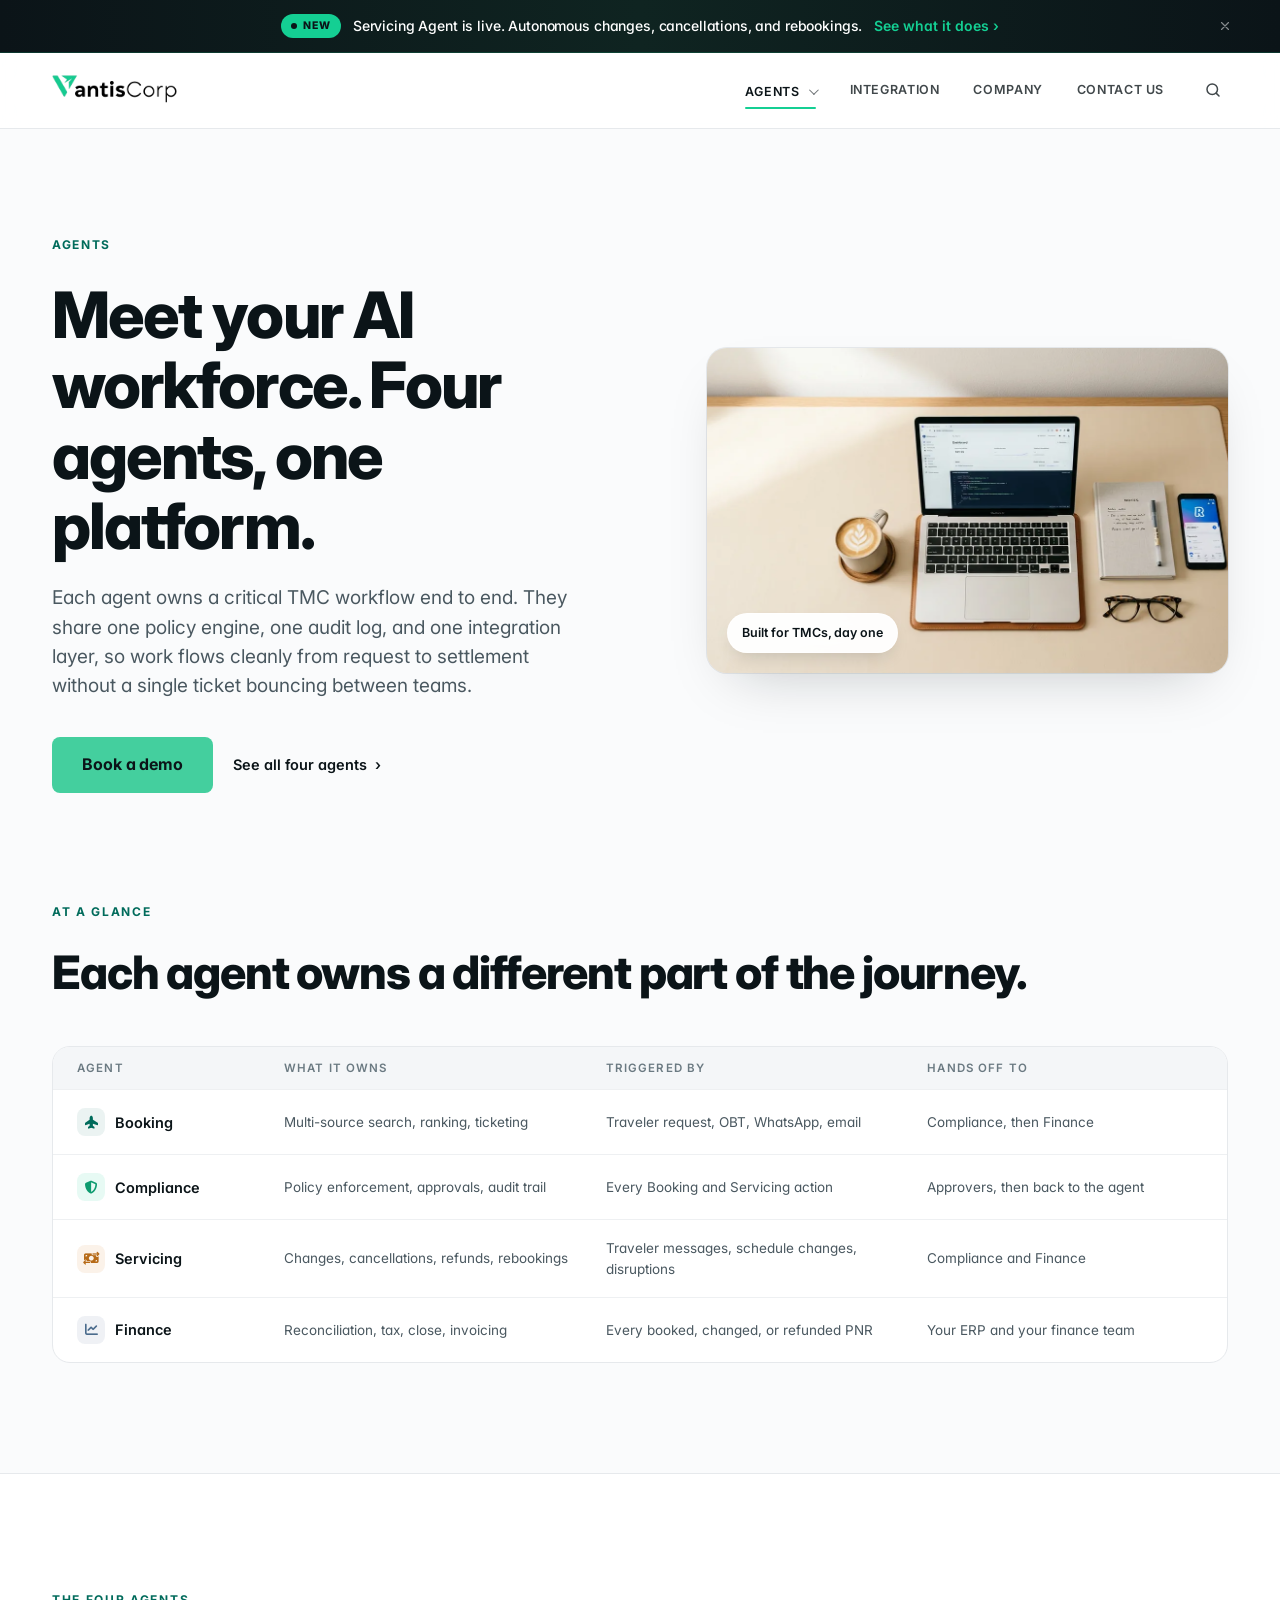
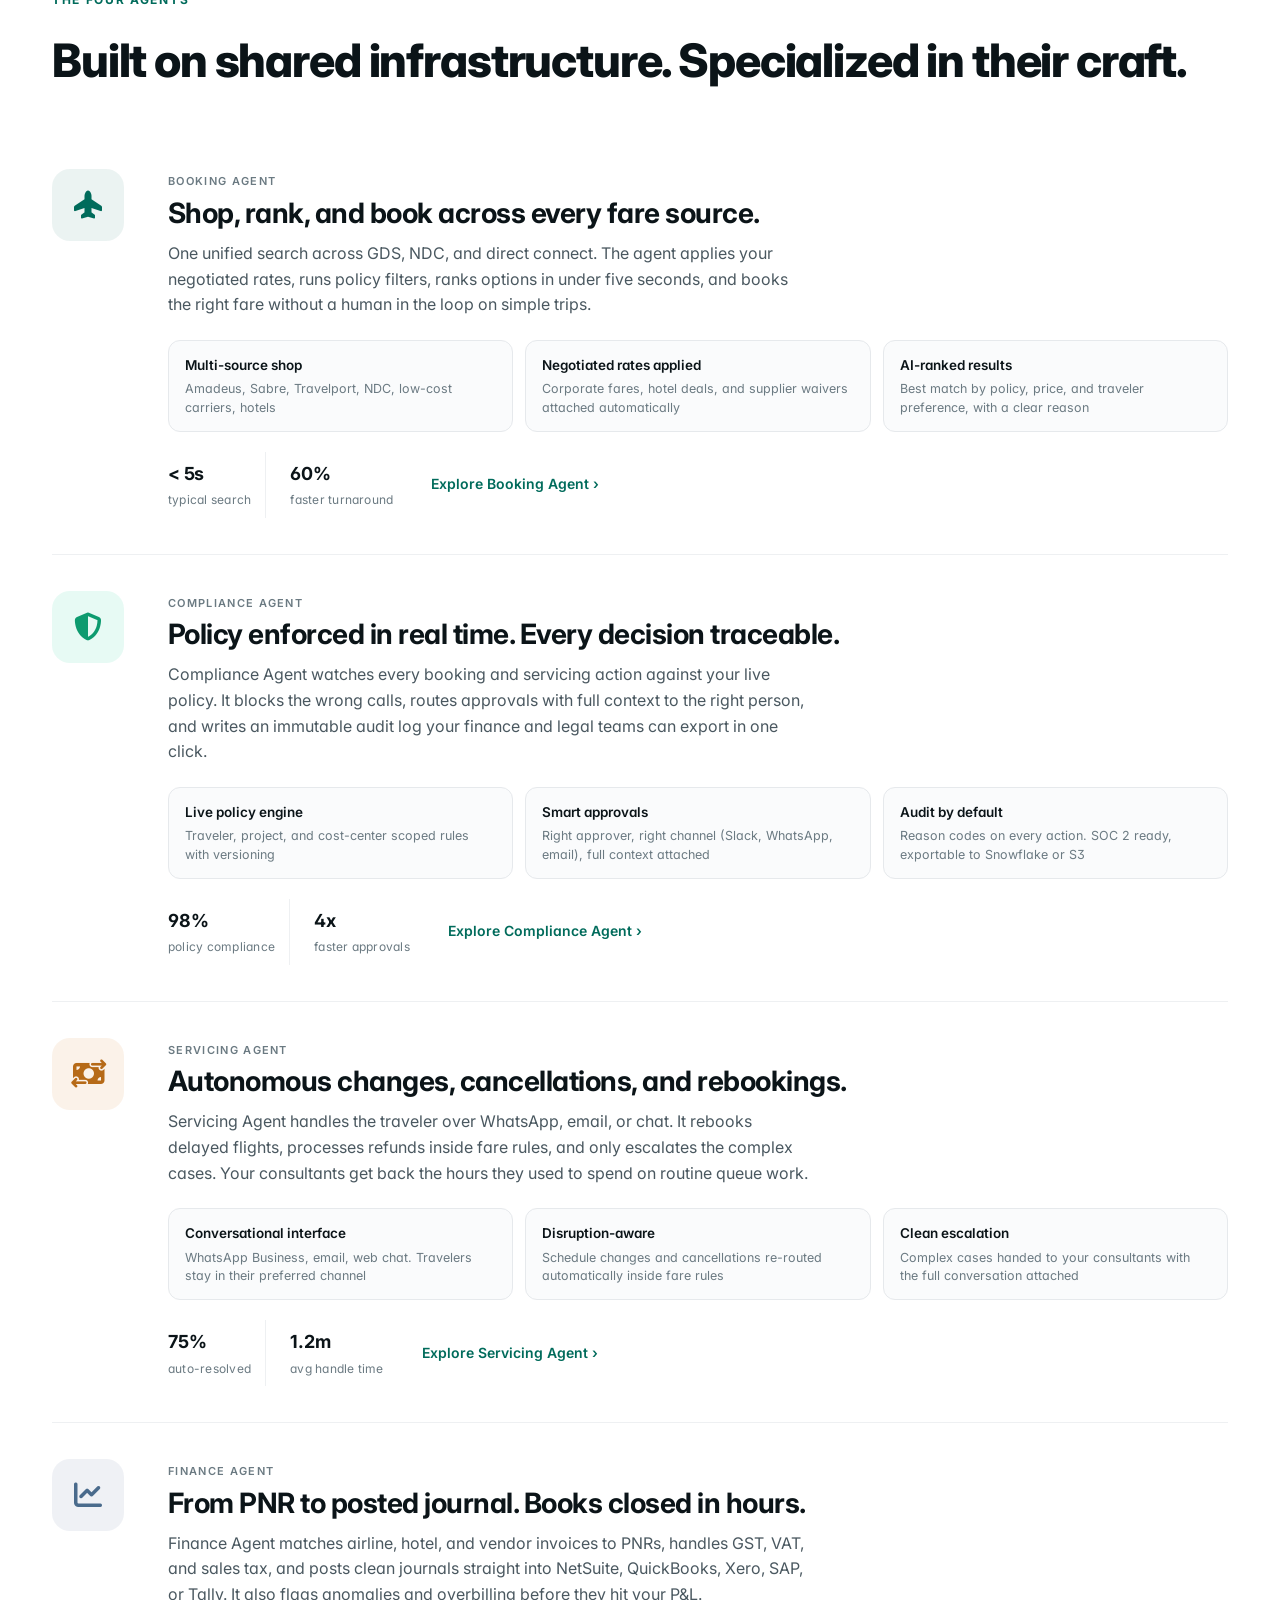
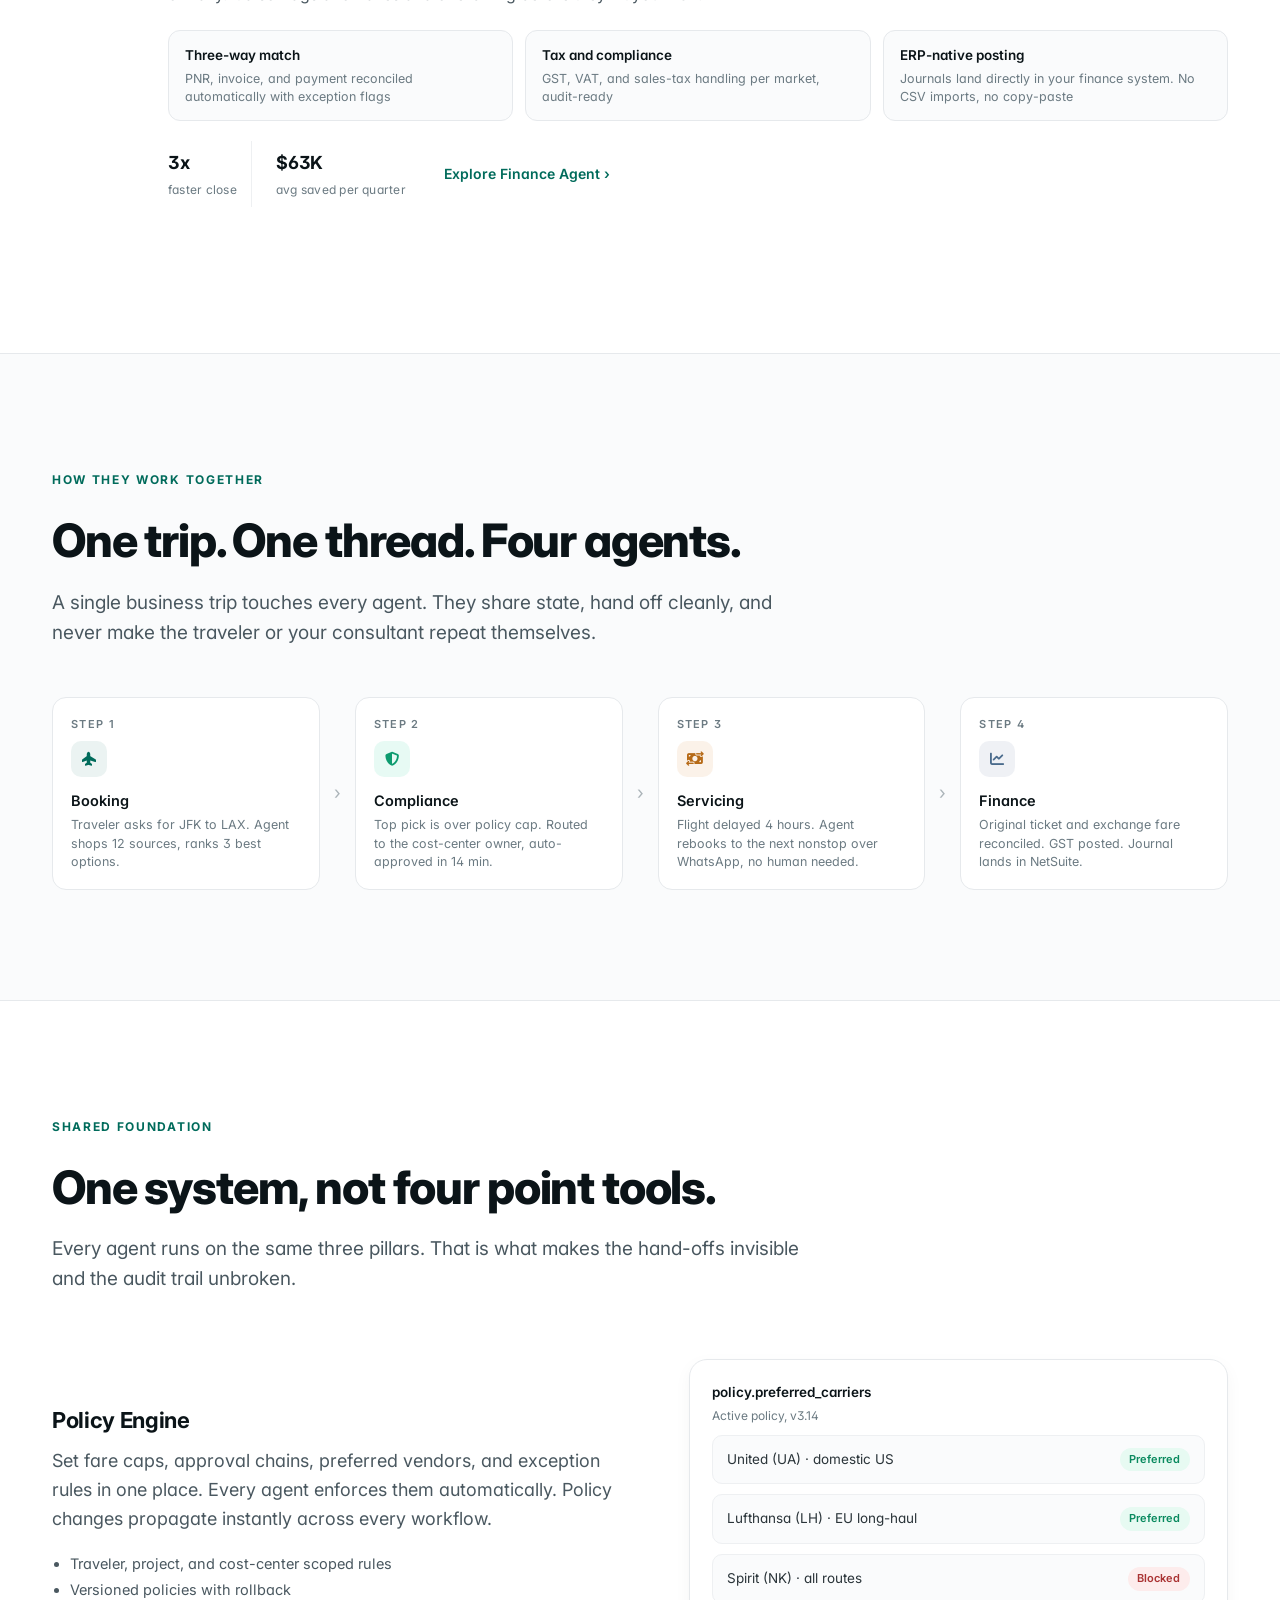
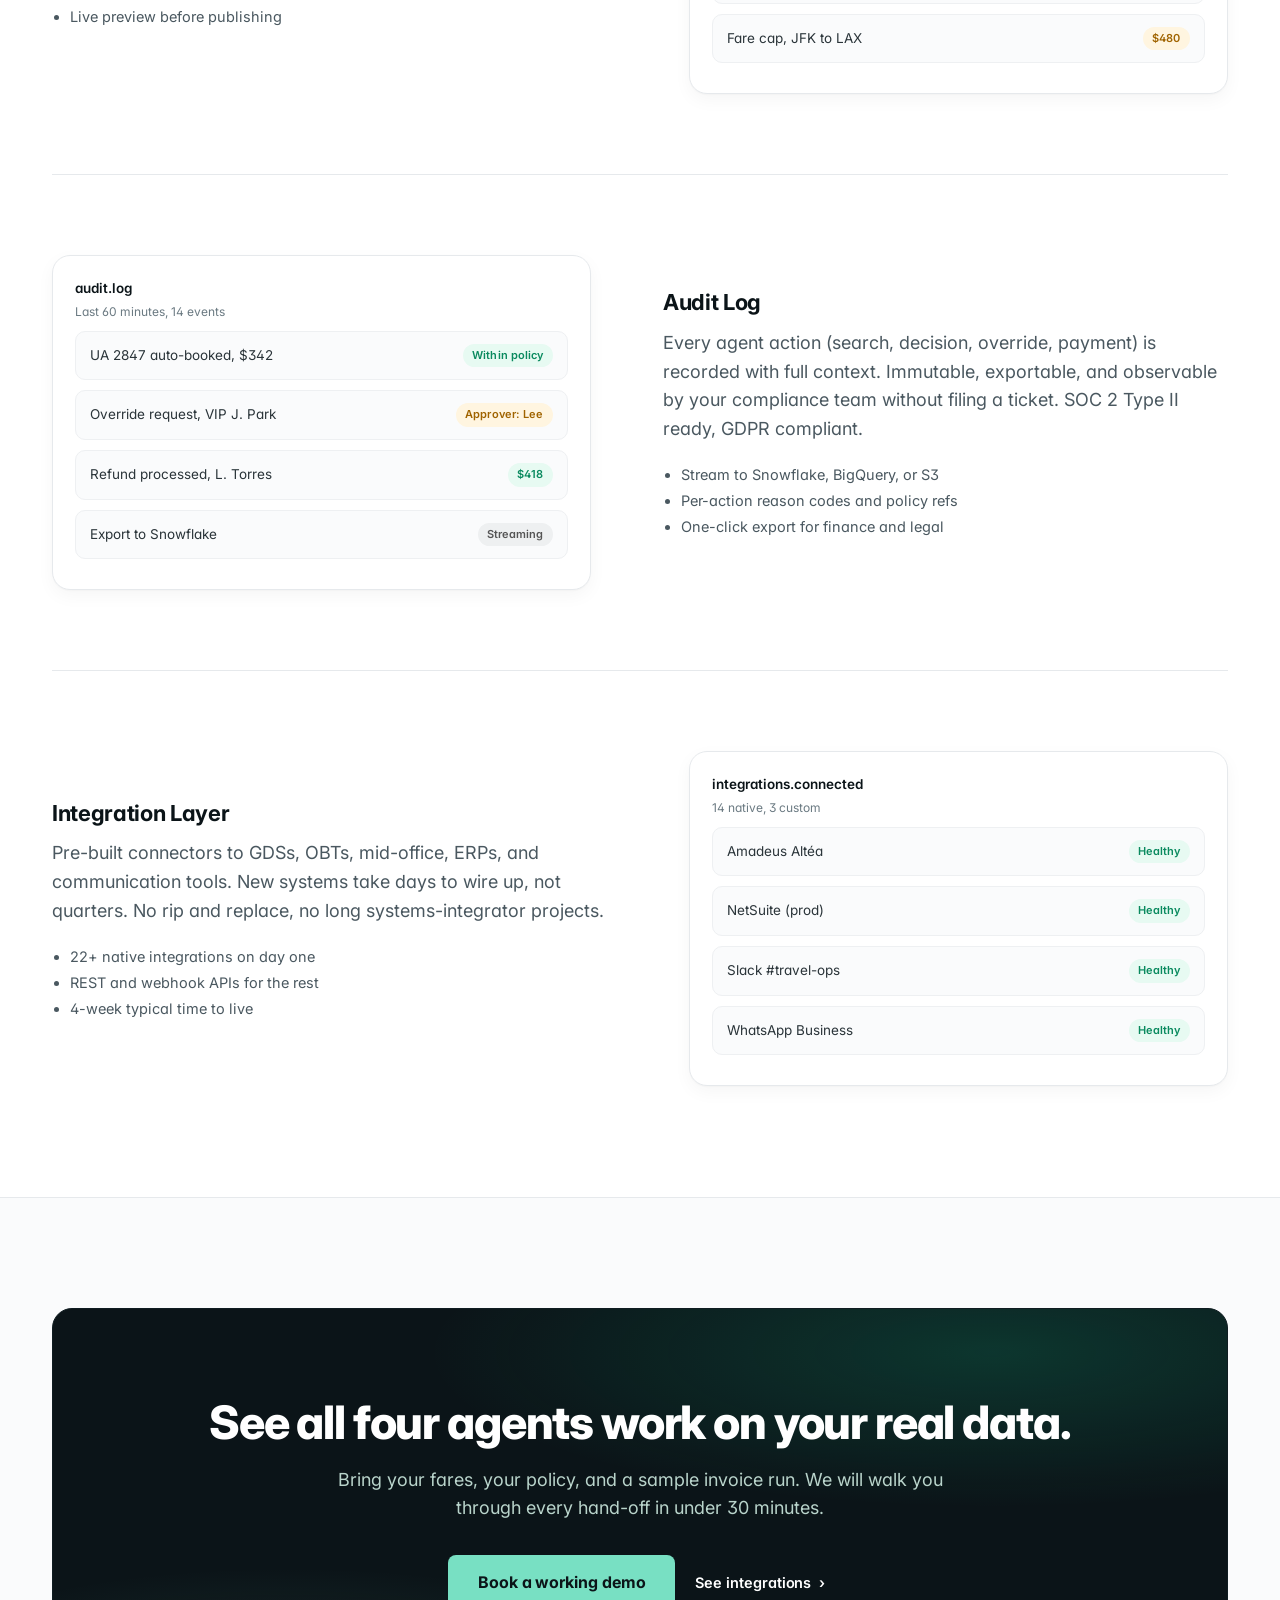
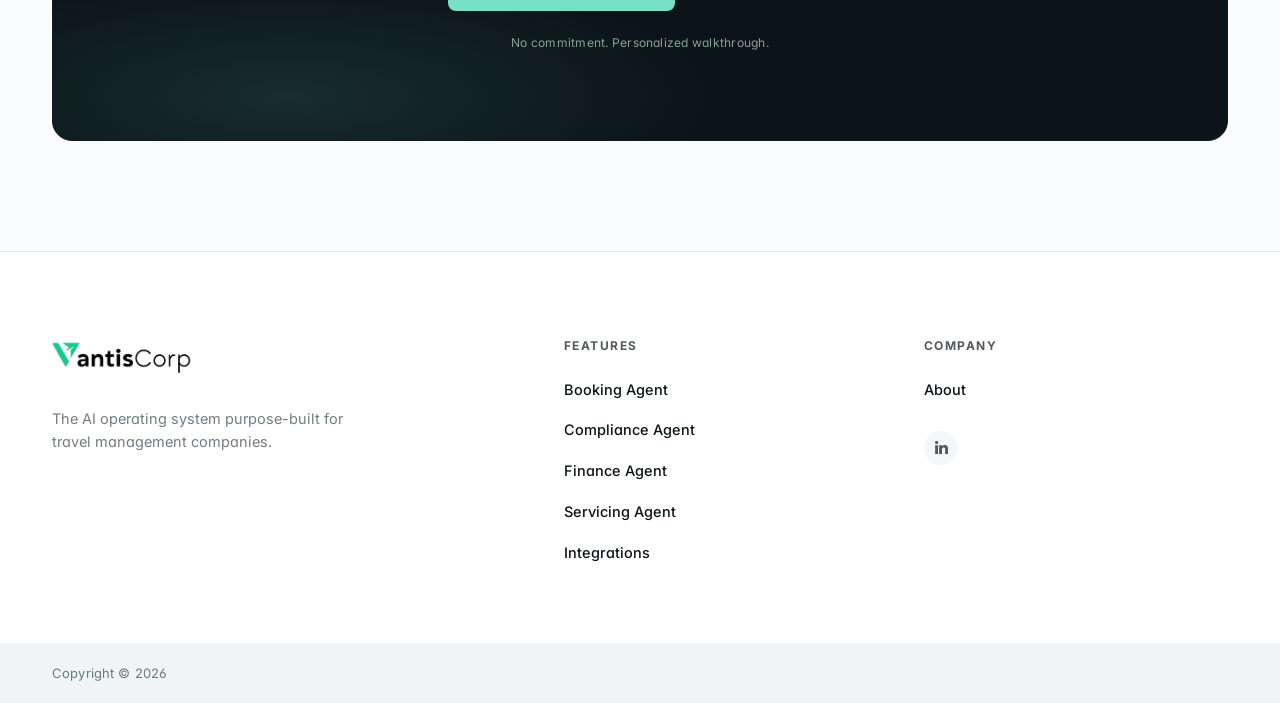
<file: platform.html>
<!doctype html>
<html lang="en">
<head>
<meta charset="utf-8" />
<meta name="viewport" content="width=device-width, initial-scale=1" />
<title>Agents. VantisCorp.</title>
<meta name="description" content="Meet the four VantisCorp agents. Booking, Compliance, Servicing, and Finance agents purpose-built for TMCs, running on one shared platform." />
<link rel="preconnect" href="https://fonts.googleapis.com">
<link rel="preconnect" href="https://fonts.gstatic.com" crossorigin>
<link href="https://fonts.googleapis.com/css2?family=Inter:wght@400;500;600;700;800&family=Instrument+Serif&display=swap" rel="stylesheet">
<link rel="stylesheet" href="css/styles.css">
<link rel="stylesheet" href="css/home.css">
</head>
<body>

<!-- NOTIBAR -->
<div class="notibar" role="region" aria-label="Announcement">
  <div class="container">
    <span class="notibar-text">
      <span class="notibar-tag">New</span>
      <span class="notibar-headline">Servicing Agent is live. Autonomous changes, cancellations, and rebookings.</span>
      <a class="notibar-cta" href="servicing-agent.html">See what it does <span class="notibar-arrow" aria-hidden="true">›</span></a>
    </span>
    <button class="notibar-close" aria-label="Dismiss announcement">
      <svg viewBox="0 0 24 24" xmlns="http://www.w3.org/2000/svg"><path d="M6 6l12 12M6 18L18 6" stroke-linecap="round"/></svg>
    </button>
  </div>
</div>

<header class="site-header">
  <div class="container">
    <a class="brand" href="index.html" aria-label="VantisCorp"><img src="images/vantis-logo.png" alt="VantisCorp" /></a>
    <nav class="nav nav--upper">
      <div class="nav-has-drop"><a href="platform.html" class="active">Agents</a>
        <div class="nav-drop" role="menu">
          <div class="nav-drop-label">AI Agents</div>
          <div class="nav-drop-grid">
            <a href="booking-agent.html" role="menuitem">
              <span class="nav-drop-ico book"><i class="fa-solid fa-plane-up"></i></span>
              <span class="nav-drop-text">
                <span class="nav-drop-title">Booking Agent</span>
                <span class="nav-drop-desc">AI-ranked search across every fare source</span>
              </span>
            </a>
            <a href="compliance-agent.html" role="menuitem">
              <span class="nav-drop-ico comp"><i class="fa-solid fa-shield-halved"></i></span>
              <span class="nav-drop-text">
                <span class="nav-drop-title">Compliance Agent</span>
                <span class="nav-drop-desc">Real-time policy and approvals</span>
              </span>
            </a>
            <a href="finance-agent.html" role="menuitem">
              <span class="nav-drop-ico fin"><i class="fa-solid fa-chart-line"></i></span>
              <span class="nav-drop-text">
                <span class="nav-drop-title">Finance Agent</span>
                <span class="nav-drop-desc">Auto-reconciliation and close</span>
              </span>
            </a>
            <a href="servicing-agent.html" role="menuitem">
              <span class="nav-drop-ico serv"><i class="fa-solid fa-money-bill-transfer"></i></span>
              <span class="nav-drop-text">
                <span class="nav-drop-title">Servicing Agent</span>
                <span class="nav-drop-desc">Autonomous changes and rebookings</span>
              </span>
            </a>
          </div>
          <div class="nav-drop-foot">
            <a href="platform.html">See the full platform <span aria-hidden="true">›</span></a>
            <span class="muted-note">Four agents. One operating system.</span>
          </div>
        </div>
      </div>
      <a href="integrations.html">Integration</a>
      <a href="about.html">Company</a>
      <a href="index.html#cta">Contact Us</a>
      <a class="nav-search" href="#" aria-label="Search"><svg viewBox="0 0 24 24" xmlns="http://www.w3.org/2000/svg"><circle cx="11" cy="11" r="7"/><path d="m20 20-3.5-3.5" stroke-linecap="round"/></svg></a>
    </nav>
    <button class="menu-toggle" aria-label="Menu"><svg viewBox="0 0 24 24" xmlns="http://www.w3.org/2000/svg"><path d="M4 7h16M4 12h16M4 17h16" stroke-linecap="round"/></svg></button>
  </div>
</header>

<!-- HERO -->
<section class="split-hero">
  <div class="container">
    <div class="content">
      <span class="eyebrow">Agents</span>
      <h1 class="mt-6">Meet your AI workforce. Four agents, one platform.</h1>
      <p>Each agent owns a critical TMC workflow end to end. They share one policy engine, one audit log, and one integration layer, so work flows cleanly from request to settlement without a single ticket bouncing between teams.</p>
      <div class="actions">
        <a class="btn btn-primary" href="index.html#cta">Book a demo</a>
        <a class="btn btn-ghost" href="#agents">See all four agents <span aria-hidden="true">›</span></a>
      </div>
    </div>
    <div class="split-hero-image split-hero-image--editorial">
      <img src="images/editorial/platform_workspace.webp" alt="VantisCorp dashboard on a modern workspace" loading="eager" width="1376" height="768" />
      <span class="split-hero-badge">Built for TMCs, day one</span>
    </div>
  </div>
</section>

<!-- COMPARE STRIP -->
<section style="padding-top:24px;">
  <div class="container">
    <span class="eyebrow">At a glance</span>
    <h2 class="mt-6">Each agent owns a different part of the journey.</h2>
    <div class="compare-strip mt-12">
      <div class="compare-row head">
        <div>Agent</div>
        <div>What it owns</div>
        <div>Triggered by</div>
        <div>Hands off to</div>
      </div>
      <div class="compare-row">
        <div class="compare-agent"><span class="mini-ico book"><i class="fa-solid fa-plane-up"></i></span>Booking</div>
        <div class="col">Multi-source search, ranking, ticketing</div>
        <div class="col">Traveler request, OBT, WhatsApp, email</div>
        <div class="col">Compliance, then Finance</div>
      </div>
      <div class="compare-row">
        <div class="compare-agent"><span class="mini-ico comp"><i class="fa-solid fa-shield-halved"></i></span>Compliance</div>
        <div class="col">Policy enforcement, approvals, audit trail</div>
        <div class="col">Every Booking and Servicing action</div>
        <div class="col">Approvers, then back to the agent</div>
      </div>
      <div class="compare-row">
        <div class="compare-agent"><span class="mini-ico serv"><i class="fa-solid fa-money-bill-transfer"></i></span>Servicing</div>
        <div class="col">Changes, cancellations, refunds, rebookings</div>
        <div class="col">Traveler messages, schedule changes, disruptions</div>
        <div class="col">Compliance and Finance</div>
      </div>
      <div class="compare-row">
        <div class="compare-agent"><span class="mini-ico fin"><i class="fa-solid fa-chart-line"></i></span>Finance</div>
        <div class="col">Reconciliation, tax, close, invoicing</div>
        <div class="col">Every booked, changed, or refunded PNR</div>
        <div class="col">Your ERP and your finance team</div>
      </div>
    </div>
  </div>
</section>

<!-- DEEP AGENT CARDS -->
<section id="agents" style="background:#fff; border-top:1px solid var(--hairline); border-bottom:1px solid var(--hairline);">
  <div class="container">
    <span class="eyebrow">The four agents</span>
    <h2 class="mt-6">Built on shared infrastructure. Specialized in their craft.</h2>

    <div class="mt-12">

      <!-- Booking -->
      <div class="agent-deep">
        <div><div class="agent-deep-ico book"><i class="fa-solid fa-plane-up"></i></div></div>
        <div class="agent-deep-body">
          <div class="agent-deep-name">Booking Agent</div>
          <h3 class="agent-deep-title">Shop, rank, and book across every fare source.</h3>
          <p class="agent-deep-lead">One unified search across GDS, NDC, and direct connect. The agent applies your negotiated rates, runs policy filters, ranks options in under five seconds, and books the right fare without a human in the loop on simple trips.</p>
          <div class="agent-deep-caps">
            <div class="cap-pill">
              <span class="cap-pill-title">Multi-source shop</span>
              <span class="cap-pill-desc">Amadeus, Sabre, Travelport, NDC, low-cost carriers, hotels</span>
            </div>
            <div class="cap-pill">
              <span class="cap-pill-title">Negotiated rates applied</span>
              <span class="cap-pill-desc">Corporate fares, hotel deals, and supplier waivers attached automatically</span>
            </div>
            <div class="cap-pill">
              <span class="cap-pill-title">AI-ranked results</span>
              <span class="cap-pill-desc">Best match by policy, price, and traveler preference, with a clear reason</span>
            </div>
          </div>
          <div class="agent-deep-foot">
            <div class="agent-deep-stat"><strong>&lt; 5s</strong><span>typical search</span></div>
            <div class="agent-deep-stat"><strong>60%</strong><span>faster turnaround</span></div>
            <a class="agent-deep-link" href="booking-agent.html">Explore Booking Agent <span aria-hidden="true">›</span></a>
          </div>
        </div>
      </div>

      <!-- Compliance -->
      <div class="agent-deep">
        <div><div class="agent-deep-ico comp"><i class="fa-solid fa-shield-halved"></i></div></div>
        <div class="agent-deep-body">
          <div class="agent-deep-name">Compliance Agent</div>
          <h3 class="agent-deep-title">Policy enforced in real time. Every decision traceable.</h3>
          <p class="agent-deep-lead">Compliance Agent watches every booking and servicing action against your live policy. It blocks the wrong calls, routes approvals with full context to the right person, and writes an immutable audit log your finance and legal teams can export in one click.</p>
          <div class="agent-deep-caps">
            <div class="cap-pill">
              <span class="cap-pill-title">Live policy engine</span>
              <span class="cap-pill-desc">Traveler, project, and cost-center scoped rules with versioning</span>
            </div>
            <div class="cap-pill">
              <span class="cap-pill-title">Smart approvals</span>
              <span class="cap-pill-desc">Right approver, right channel (Slack, WhatsApp, email), full context attached</span>
            </div>
            <div class="cap-pill">
              <span class="cap-pill-title">Audit by default</span>
              <span class="cap-pill-desc">Reason codes on every action. SOC 2 ready, exportable to Snowflake or S3</span>
            </div>
          </div>
          <div class="agent-deep-foot">
            <div class="agent-deep-stat"><strong>98%</strong><span>policy compliance</span></div>
            <div class="agent-deep-stat"><strong>4x</strong><span>faster approvals</span></div>
            <a class="agent-deep-link" href="compliance-agent.html">Explore Compliance Agent <span aria-hidden="true">›</span></a>
          </div>
        </div>
      </div>

      <!-- Servicing -->
      <div class="agent-deep">
        <div><div class="agent-deep-ico serv"><i class="fa-solid fa-money-bill-transfer"></i></div></div>
        <div class="agent-deep-body">
          <div class="agent-deep-name">Servicing Agent</div>
          <h3 class="agent-deep-title">Autonomous changes, cancellations, and rebookings.</h3>
          <p class="agent-deep-lead">Servicing Agent handles the traveler over WhatsApp, email, or chat. It rebooks delayed flights, processes refunds inside fare rules, and only escalates the complex cases. Your consultants get back the hours they used to spend on routine queue work.</p>
          <div class="agent-deep-caps">
            <div class="cap-pill">
              <span class="cap-pill-title">Conversational interface</span>
              <span class="cap-pill-desc">WhatsApp Business, email, web chat. Travelers stay in their preferred channel</span>
            </div>
            <div class="cap-pill">
              <span class="cap-pill-title">Disruption-aware</span>
              <span class="cap-pill-desc">Schedule changes and cancellations re-routed automatically inside fare rules</span>
            </div>
            <div class="cap-pill">
              <span class="cap-pill-title">Clean escalation</span>
              <span class="cap-pill-desc">Complex cases handed to your consultants with the full conversation attached</span>
            </div>
          </div>
          <div class="agent-deep-foot">
            <div class="agent-deep-stat"><strong>75%</strong><span>auto-resolved</span></div>
            <div class="agent-deep-stat"><strong>1.2m</strong><span>avg handle time</span></div>
            <a class="agent-deep-link" href="servicing-agent.html">Explore Servicing Agent <span aria-hidden="true">›</span></a>
          </div>
        </div>
      </div>

      <!-- Finance -->
      <div class="agent-deep">
        <div><div class="agent-deep-ico fin"><i class="fa-solid fa-chart-line"></i></div></div>
        <div class="agent-deep-body">
          <div class="agent-deep-name">Finance Agent</div>
          <h3 class="agent-deep-title">From PNR to posted journal. Books closed in hours.</h3>
          <p class="agent-deep-lead">Finance Agent matches airline, hotel, and vendor invoices to PNRs, handles GST, VAT, and sales tax, and posts clean journals straight into NetSuite, QuickBooks, Xero, SAP, or Tally. It also flags anomalies and overbilling before they hit your P&amp;L.</p>
          <div class="agent-deep-caps">
            <div class="cap-pill">
              <span class="cap-pill-title">Three-way match</span>
              <span class="cap-pill-desc">PNR, invoice, and payment reconciled automatically with exception flags</span>
            </div>
            <div class="cap-pill">
              <span class="cap-pill-title">Tax and compliance</span>
              <span class="cap-pill-desc">GST, VAT, and sales-tax handling per market, audit-ready</span>
            </div>
            <div class="cap-pill">
              <span class="cap-pill-title">ERP-native posting</span>
              <span class="cap-pill-desc">Journals land directly in your finance system. No CSV imports, no copy-paste</span>
            </div>
          </div>
          <div class="agent-deep-foot">
            <div class="agent-deep-stat"><strong>3x</strong><span>faster close</span></div>
            <div class="agent-deep-stat"><strong>$63K</strong><span>avg saved per quarter</span></div>
            <a class="agent-deep-link" href="finance-agent.html">Explore Finance Agent <span aria-hidden="true">›</span></a>
          </div>
        </div>
      </div>

    </div>
  </div>
</section>

<!-- FLOW: how agents work together -->
<section>
  <div class="container">
    <span class="eyebrow">How they work together</span>
    <h2 class="mt-6">One trip. One thread. Four agents.</h2>
    <p class="lead mt-6">A single business trip touches every agent. They share state, hand off cleanly, and never make the traveler or your consultant repeat themselves.</p>

    <div class="flow-chain mt-12">
      <div class="flow-node">
        <span class="flow-node-step">Step 1</span>
        <div class="flow-node-ico book"><i class="fa-solid fa-plane-up"></i></div>
        <div class="flow-node-name">Booking</div>
        <div class="flow-node-note">Traveler asks for JFK to LAX. Agent shops 12 sources, ranks 3 best options.</div>
      </div>
      <div class="flow-arrow" aria-hidden="true">›</div>
      <div class="flow-node">
        <span class="flow-node-step">Step 2</span>
        <div class="flow-node-ico comp"><i class="fa-solid fa-shield-halved"></i></div>
        <div class="flow-node-name">Compliance</div>
        <div class="flow-node-note">Top pick is over policy cap. Routed to the cost-center owner, auto-approved in 14 min.</div>
      </div>
      <div class="flow-arrow" aria-hidden="true">›</div>
      <div class="flow-node">
        <span class="flow-node-step">Step 3</span>
        <div class="flow-node-ico serv"><i class="fa-solid fa-money-bill-transfer"></i></div>
        <div class="flow-node-name">Servicing</div>
        <div class="flow-node-note">Flight delayed 4 hours. Agent rebooks to the next nonstop over WhatsApp, no human needed.</div>
      </div>
      <div class="flow-arrow" aria-hidden="true">›</div>
      <div class="flow-node">
        <span class="flow-node-step">Step 4</span>
        <div class="flow-node-ico fin"><i class="fa-solid fa-chart-line"></i></div>
        <div class="flow-node-name">Finance</div>
        <div class="flow-node-note">Original ticket and exchange fare reconciled. GST posted. Journal lands in NetSuite.</div>
      </div>
    </div>
  </div>
</section>

<!-- SHARED FOUNDATION (kept) -->
<section style="background:#fff; border-top:1px solid var(--hairline); border-bottom:1px solid var(--hairline);">
  <div class="container">
    <span class="eyebrow">Shared foundation</span>
    <h2 class="mt-6">One system, not four point tools.</h2>
    <p class="lead mt-6">Every agent runs on the same three pillars. That is what makes the hand-offs invisible and the audit trail unbroken.</p>

    <div class="two-col mt-16">
      <div>
        <h3>Policy Engine</h3>
        <p>Set fare caps, approval chains, preferred vendors, and exception rules in one place. Every agent enforces them automatically. Policy changes propagate instantly across every workflow.</p>
        <ul style="margin-top:18px; padding-left:18px; color:var(--text-2); font-size:14.5px; line-height:1.8;">
          <li>Traveler, project, and cost-center scoped rules</li>
          <li>Versioned policies with rollback</li>
          <li>Live preview before publishing</li>
        </ul>
      </div>
      <div class="mock">
        <div class="mock-title">policy.preferred_carriers</div>
        <div class="mock-sub">Active policy, v3.14</div>
        <div class="mock-row"><span>United (UA) · domestic US</span><span class="badge green">Preferred</span></div>
        <div class="mock-row"><span>Lufthansa (LH) · EU long-haul</span><span class="badge green">Preferred</span></div>
        <div class="mock-row"><span>Spirit (NK) · all routes</span><span class="badge red">Blocked</span></div>
        <div class="mock-row"><span>Fare cap, JFK to LAX</span><span class="badge amber">$480</span></div>
      </div>
    </div>

    <div class="divider"></div>

    <div class="two-col reverse">
      <div class="mock">
        <div class="mock-title">audit.log</div>
        <div class="mock-sub">Last 60 minutes, 14 events</div>
        <div class="mock-row"><span>UA 2847 auto-booked, $342</span><span class="badge green">Within policy</span></div>
        <div class="mock-row"><span>Override request, VIP J. Park</span><span class="badge amber">Approver: Lee</span></div>
        <div class="mock-row"><span>Refund processed, L. Torres</span><span class="badge green">$418</span></div>
        <div class="mock-row"><span>Export to Snowflake</span><span class="badge grey">Streaming</span></div>
      </div>
      <div>
        <h3>Audit Log</h3>
        <p>Every agent action (search, decision, override, payment) is recorded with full context. Immutable, exportable, and observable by your compliance team without filing a ticket. SOC 2 Type II ready, GDPR compliant.</p>
        <ul style="margin-top:18px; padding-left:18px; color:var(--text-2); font-size:14.5px; line-height:1.8;">
          <li>Stream to Snowflake, BigQuery, or S3</li>
          <li>Per-action reason codes and policy refs</li>
          <li>One-click export for finance and legal</li>
        </ul>
      </div>
    </div>

    <div class="divider"></div>

    <div class="two-col">
      <div>
        <h3>Integration Layer</h3>
        <p>Pre-built connectors to GDSs, OBTs, mid-office, ERPs, and communication tools. New systems take days to wire up, not quarters. No rip and replace, no long systems-integrator projects.</p>
        <ul style="margin-top:18px; padding-left:18px; color:var(--text-2); font-size:14.5px; line-height:1.8;">
          <li>22+ native integrations on day one</li>
          <li>REST and webhook APIs for the rest</li>
          <li>4-week typical time to live</li>
        </ul>
      </div>
      <div class="mock">
        <div class="mock-title">integrations.connected</div>
        <div class="mock-sub">14 native, 3 custom</div>
        <div class="mock-row"><span>Amadeus Altéa</span><span class="badge green">Healthy</span></div>
        <div class="mock-row"><span>NetSuite (prod)</span><span class="badge green">Healthy</span></div>
        <div class="mock-row"><span>Slack #travel-ops</span><span class="badge green">Healthy</span></div>
        <div class="mock-row"><span>WhatsApp Business</span><span class="badge green">Healthy</span></div>
      </div>
    </div>
  </div>
</section>

<!-- CTA -->
<section>
  <div class="container">
    <div class="cta-banner">
      <h2>See all four agents work on your real data.</h2>
      <p>Bring your fares, your policy, and a sample invoice run. We will walk you through every hand-off in under 30 minutes.</p>
      <div class="actions">
        <a class="btn btn-primary" href="index.html#cta">Book a working demo</a>
        <a class="btn btn-ghost" href="integrations.html">See integrations <span aria-hidden="true">›</span></a>
      </div>
      <div class="fine">No commitment. Personalized walkthrough.</div>
    </div>
  </div>
</section>

<!-- FOOTER -->
<footer class="site-footer site-footer-light">
    <div class="container foot-grid-3 cols-3">
      <div class="foot-brand">
        <a class="brand" href="index.html" aria-label="VantisCorp"><img src="images/vantis-logo.png" alt="VantisCorp" /></a>
        <p class="foot-tagline-light">The AI operating system purpose-built for travel management companies.</p>
      </div>
      <div>
        <h4>Features</h4>
        <ul>
          <li><a href="booking-agent.html">Booking Agent</a></li>
          <li><a href="compliance-agent.html">Compliance Agent</a></li>
          <li><a href="finance-agent.html">Finance Agent</a></li>
          <li><a href="servicing-agent.html">Servicing Agent</a></li>
          <li><a href="integrations.html">Integrations</a></li>
        </ul>
      </div>
      <div>
        <h4>Company</h4>
        <ul>
          <li><a href="about.html">About</a></li>
        </ul>
        <div class="foot-socials-light">
          <a href="https://www.linkedin.com/company/112792990/" target="_blank" rel="noopener" aria-label="LinkedIn"><i class="fa-brands fa-linkedin-in"></i></a>
        </div>
      </div>
    </div>
    <div class="foot-bar">
      <div class="container"><span>Copyright © 2026</span></div>
    </div>
  </footer>

<link rel="stylesheet" href="https://cdnjs.cloudflare.com/ajax/libs/font-awesome/6.5.2/css/all.min.css">
<script src="js/animations.js"></script>

</body>
</html>
</file>
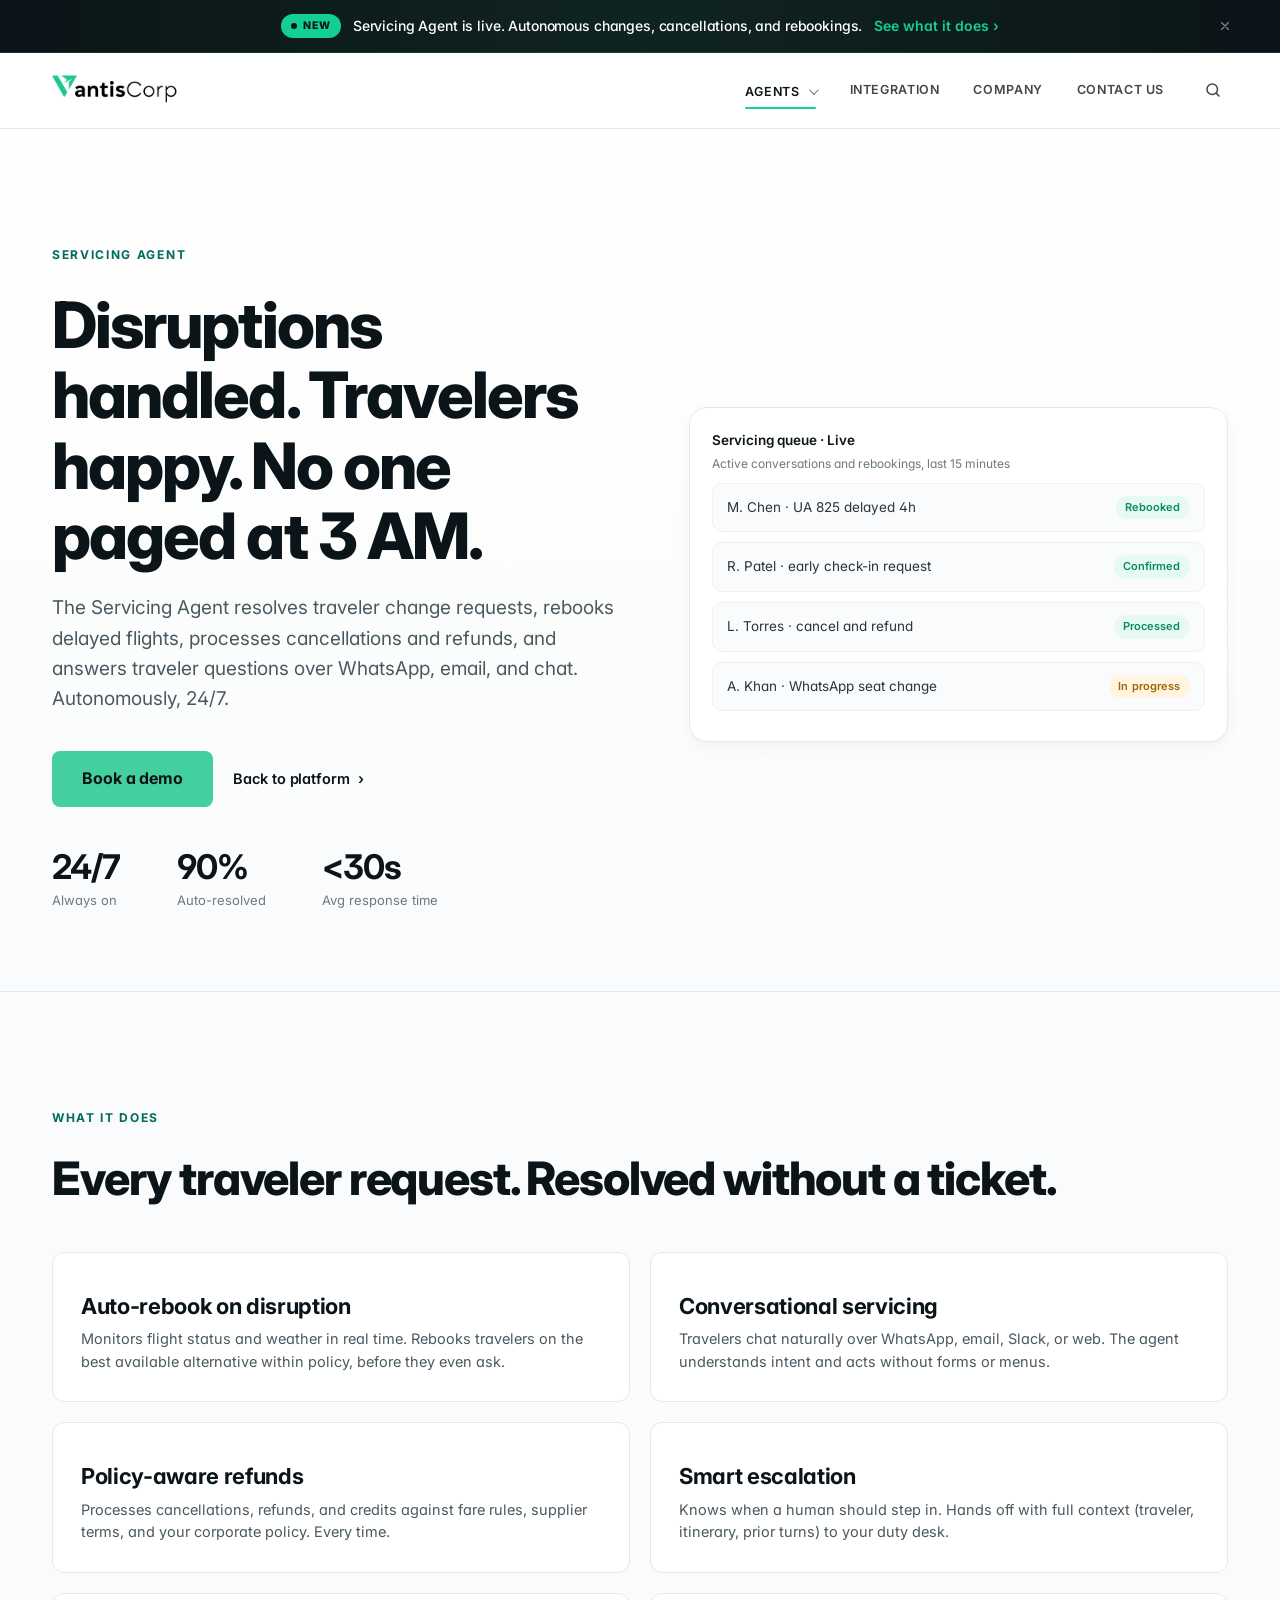
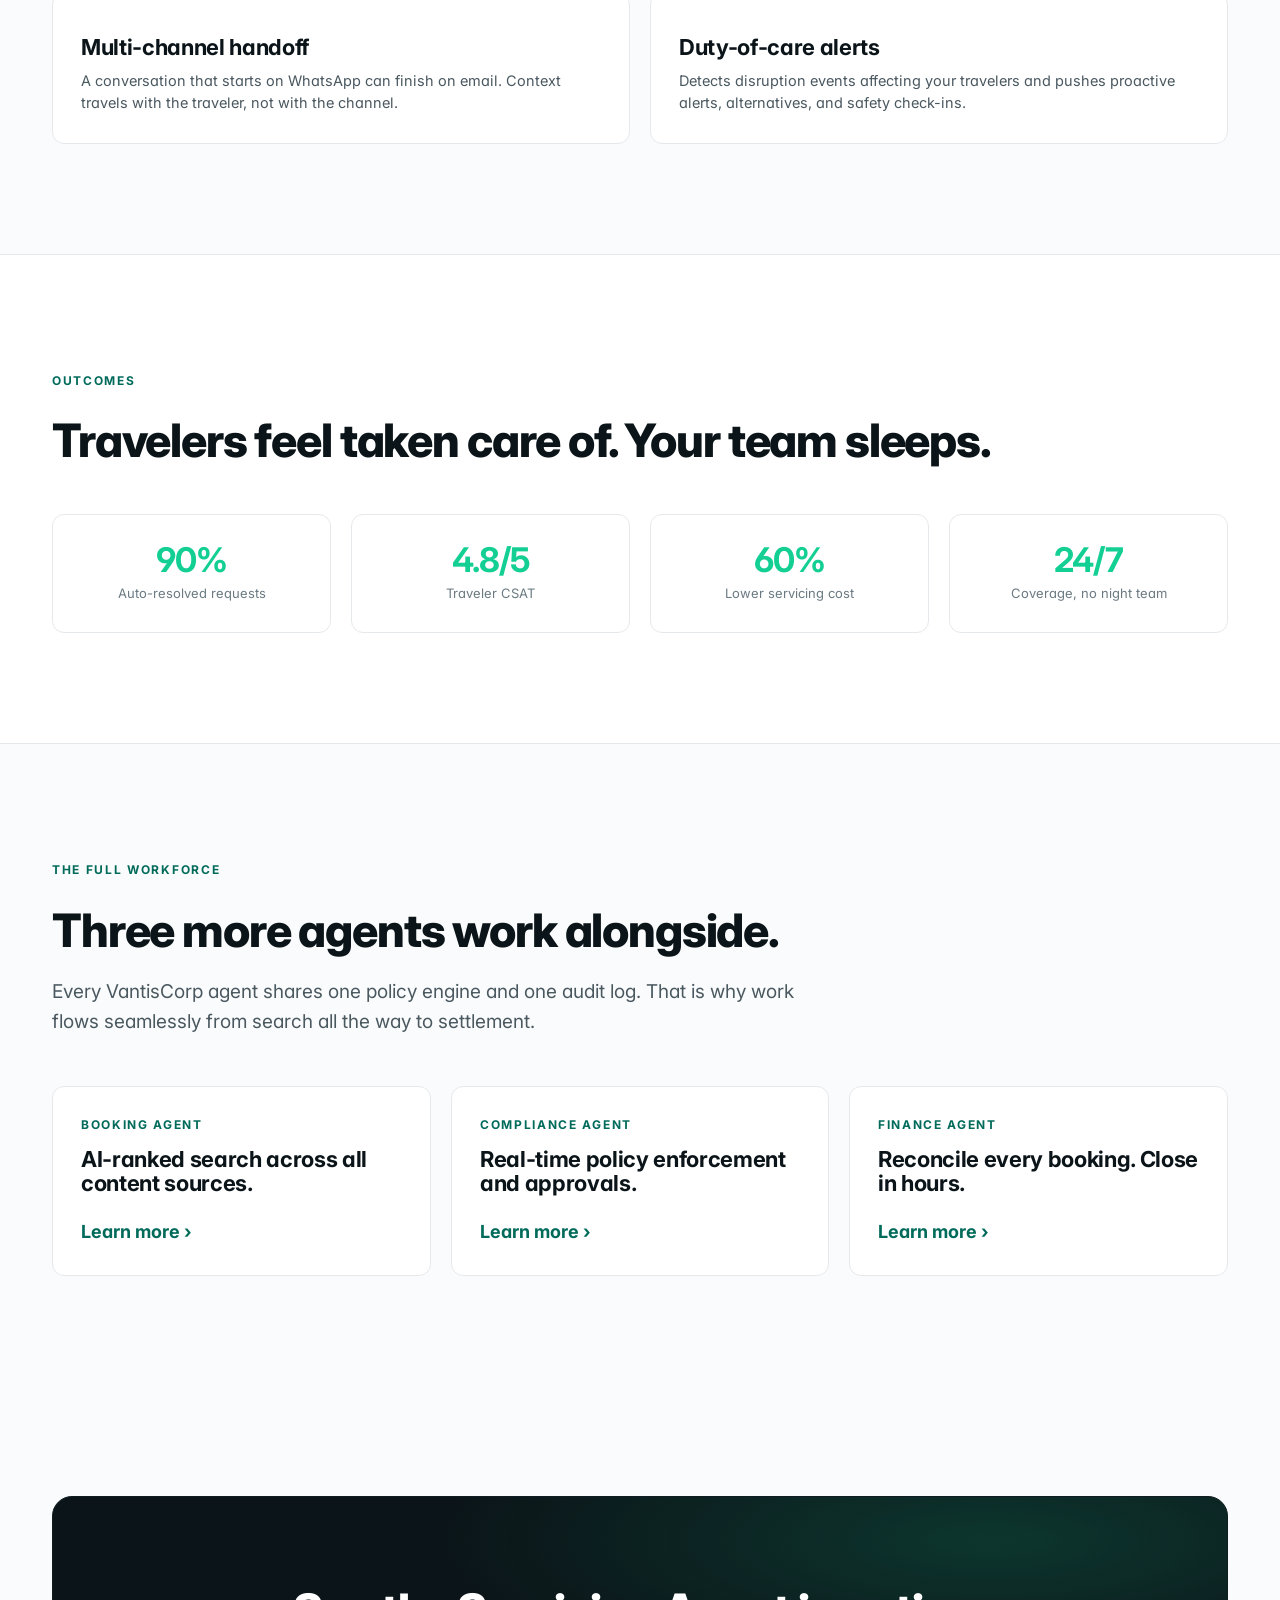
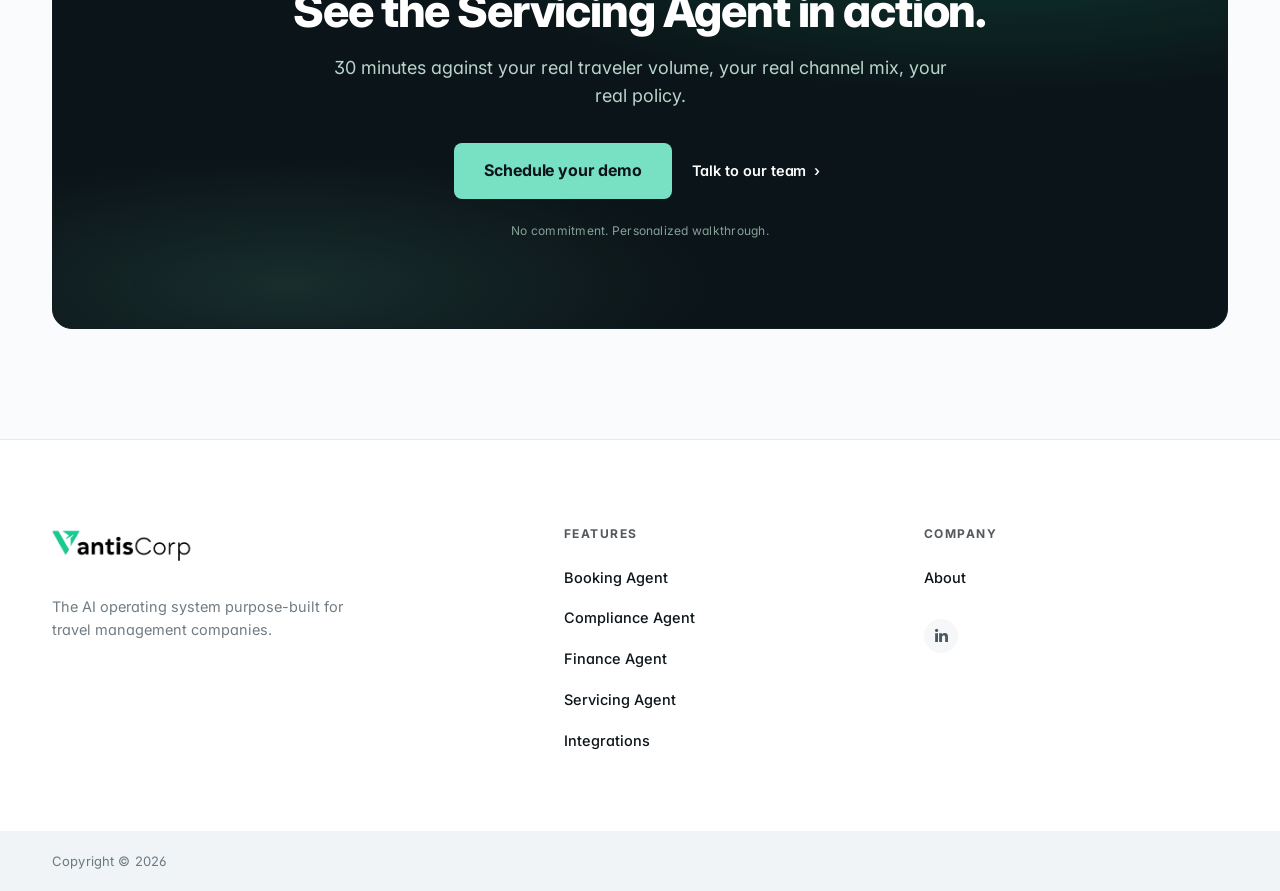
<file: servicing-agent.html>
<!doctype html>
<html lang="en">
<head>
<meta charset="utf-8" />
<meta name="viewport" content="width=device-width, initial-scale=1" />
<title>Servicing Agent. VantisCorp.</title>
<meta name="description" content="The Servicing Agent resolves traveler change requests, rebooks delayed flights, processes cancellations and refunds, and answers traveler questions over WhatsApp, email, and chat. Autonomously, 24/7." />
<link rel="preconnect" href="https://fonts.googleapis.com">
<link rel="preconnect" href="https://fonts.gstatic.com" crossorigin>
<link href="https://fonts.googleapis.com/css2?family=Inter:wght@400;500;600;700;800&family=Instrument+Serif&display=swap" rel="stylesheet">
<link rel="stylesheet" href="https://cdnjs.cloudflare.com/ajax/libs/font-awesome/6.5.2/css/all.min.css">
<link rel="stylesheet" href="css/styles.css">
<link rel="stylesheet" href="css/home.css">
</head>
<body>

<!-- NOTIBAR -->
<div class="notibar" role="region" aria-label="Announcement">
  <div class="container">
    <span class="notibar-text">
      <span class="notibar-tag">New</span>
      <span class="notibar-headline">Servicing Agent is live. Autonomous changes, cancellations, and rebookings.</span>
      <a class="notibar-cta" href="servicing-agent.html">See what it does <span class="notibar-arrow" aria-hidden="true">›</span></a>
    </span>
    <button class="notibar-close" aria-label="Dismiss announcement">
      <svg viewBox="0 0 24 24" xmlns="http://www.w3.org/2000/svg"><path d="M6 6l12 12M6 18L18 6" stroke-linecap="round"/></svg>
    </button>
  </div>
</div>

<header class="site-header">
  <div class="container">
    <a class="brand" href="index.html" aria-label="VantisCorp"><img src="images/vantis-logo.png" alt="VantisCorp" /></a>
    <nav class="nav nav--upper">
      <div class="nav-has-drop"><a href="platform.html" class="active">Agents</a>
        <div class="nav-drop" role="menu">
          <div class="nav-drop-label">AI Agents</div>
          <div class="nav-drop-grid">
            <a href="booking-agent.html" role="menuitem">
              <span class="nav-drop-ico book"><i class="fa-solid fa-plane-up"></i></span>
              <span class="nav-drop-text">
                <span class="nav-drop-title">Booking Agent</span>
                <span class="nav-drop-desc">AI-ranked search across every fare source</span>
              </span>
            </a>
            <a href="compliance-agent.html" role="menuitem">
              <span class="nav-drop-ico comp"><i class="fa-solid fa-shield-halved"></i></span>
              <span class="nav-drop-text">
                <span class="nav-drop-title">Compliance Agent</span>
                <span class="nav-drop-desc">Real-time policy and approvals</span>
              </span>
            </a>
            <a href="finance-agent.html" role="menuitem">
              <span class="nav-drop-ico fin"><i class="fa-solid fa-chart-line"></i></span>
              <span class="nav-drop-text">
                <span class="nav-drop-title">Finance Agent</span>
                <span class="nav-drop-desc">Auto-reconciliation and close</span>
              </span>
            </a>
            <a href="servicing-agent.html" role="menuitem">
              <span class="nav-drop-ico serv"><i class="fa-solid fa-money-bill-transfer"></i></span>
              <span class="nav-drop-text">
                <span class="nav-drop-title">Servicing Agent</span>
                <span class="nav-drop-desc">Autonomous changes and rebookings</span>
              </span>
            </a>
          </div>
          <div class="nav-drop-foot">
            <a href="platform.html">See the full platform <span aria-hidden="true">›</span></a>
            <span class="muted-note">Four agents. One operating system.</span>
          </div>
        </div>
      </div>
      <a href="integrations.html">Integration</a>
      <a href="about.html">Company</a>
      <a href="index.html#cta">Contact Us</a>
      <a class="nav-search" href="#" aria-label="Search"><svg viewBox="0 0 24 24" xmlns="http://www.w3.org/2000/svg"><circle cx="11" cy="11" r="7"/><path d="m20 20-3.5-3.5" stroke-linecap="round"/></svg></a>
    </nav>
    <button class="menu-toggle" aria-label="Menu"><svg viewBox="0 0 24 24" xmlns="http://www.w3.org/2000/svg"><path d="M4 7h16M4 12h16M4 17h16" stroke-linecap="round"/></svg></button>
  </div>
</header>

<!-- HERO -->
<section class="page-hero">
  <div class="container">
    <div class="two-col">
      <div>
        <span class="eyebrow">Servicing Agent</span>
        <h1 class="mt-6">Disruptions handled. Travelers happy. No one paged at 3 AM.</h1>
        <p>The Servicing Agent resolves traveler change requests, rebooks delayed flights, processes cancellations and refunds, and answers traveler questions over WhatsApp, email, and chat. Autonomously, 24/7.</p>
        <div class="actions">
          <a class="btn btn-primary" href="index.html#cta">Book a demo</a>
          <a class="btn btn-ghost" href="platform.html">Back to platform <span aria-hidden="true">›</span></a>
        </div>
        <div class="stat-row">
          <div><div class="stat-num">24/7</div><div class="stat-label">Always on</div></div>
          <div><div class="stat-num">90%</div><div class="stat-label">Auto-resolved</div></div>
          <div><div class="stat-num">&lt;30s</div><div class="stat-label">Avg response time</div></div>
        </div>
      </div>
      <div class="mock">
        <div class="mock-title">Servicing queue · Live</div>
        <div class="mock-sub">Active conversations and rebookings, last 15 minutes</div>
        <div class="mock-row"><span>M. Chen · UA 825 delayed 4h</span><span class="badge green">Rebooked</span></div>
        <div class="mock-row"><span>R. Patel · early check-in request</span><span class="badge green">Confirmed</span></div>
        <div class="mock-row"><span>L. Torres · cancel and refund</span><span class="badge green">Processed</span></div>
        <div class="mock-row"><span>A. Khan · WhatsApp seat change</span><span class="badge amber">In progress</span></div>
      </div>
    </div>
  </div>
</section>

<!-- FEATURES -->
<section>
  <div class="container">
    <span class="eyebrow">What it does</span>
    <h2 class="mt-6">Every traveler request. Resolved without a ticket.</h2>
    <div class="grid grid-2 mt-12">
      <div class="card"><h3>Auto-rebook on disruption</h3><p>Monitors flight status and weather in real time. Rebooks travelers on the best available alternative within policy, before they even ask.</p></div>
      <div class="card"><h3>Conversational servicing</h3><p>Travelers chat naturally over WhatsApp, email, Slack, or web. The agent understands intent and acts without forms or menus.</p></div>
      <div class="card"><h3>Policy-aware refunds</h3><p>Processes cancellations, refunds, and credits against fare rules, supplier terms, and your corporate policy. Every time.</p></div>
      <div class="card"><h3>Smart escalation</h3><p>Knows when a human should step in. Hands off with full context (traveler, itinerary, prior turns) to your duty desk.</p></div>
      <div class="card"><h3>Multi-channel handoff</h3><p>A conversation that starts on WhatsApp can finish on email. Context travels with the traveler, not with the channel.</p></div>
      <div class="card"><h3>Duty-of-care alerts</h3><p>Detects disruption events affecting your travelers and pushes proactive alerts, alternatives, and safety check-ins.</p></div>
    </div>
  </div>
</section>

<!-- OUTCOMES -->
<section style="background:#fff; border-top:1px solid var(--hairline); border-bottom:1px solid var(--hairline);">
  <div class="container">
    <span class="eyebrow">Outcomes</span>
    <h2 class="mt-6">Travelers feel taken care of. Your team sleeps.</h2>
    <div class="grid grid-4 mt-12">
      <div class="card center"><div class="stat-num" style="color:var(--bright-green);">90%</div><div class="stat-label">Auto-resolved requests</div></div>
      <div class="card center"><div class="stat-num" style="color:var(--bright-green);">4.8/5</div><div class="stat-label">Traveler CSAT</div></div>
      <div class="card center"><div class="stat-num" style="color:var(--bright-green);">60%</div><div class="stat-label">Lower servicing cost</div></div>
      <div class="card center"><div class="stat-num" style="color:var(--bright-green);">24/7</div><div class="stat-label">Coverage, no night team</div></div>
    </div>
  </div>
</section>

<!-- OTHER AGENTS -->
<section>
  <div class="container">
    <span class="eyebrow">The full workforce</span>
    <h2 class="mt-6">Three more agents work alongside.</h2>
    <p class="lead mt-6">Every VantisCorp agent shares one policy engine and one audit log. That is why work flows seamlessly from search all the way to settlement.</p>
    <div class="grid grid-3 mt-12">
      <a class="card" href="booking-agent.html" style="text-decoration:none;"><span class="eyebrow">Booking Agent</span><h3 class="mt-6">AI-ranked search across all content sources.</h3><div class="mt-6"><strong style="color:var(--dark-green);">Learn more <span aria-hidden="true">›</span></strong></div></a>
      <a class="card" href="compliance-agent.html" style="text-decoration:none;"><span class="eyebrow">Compliance Agent</span><h3 class="mt-6">Real-time policy enforcement and approvals.</h3><div class="mt-6"><strong style="color:var(--dark-green);">Learn more <span aria-hidden="true">›</span></strong></div></a>
      <a class="card" href="finance-agent.html" style="text-decoration:none;"><span class="eyebrow">Finance Agent</span><h3 class="mt-6">Reconcile every booking. Close in hours.</h3><div class="mt-6"><strong style="color:var(--dark-green);">Learn more <span aria-hidden="true">›</span></strong></div></a>
    </div>
  </div>
</section>

<!-- CTA -->
<section>
  <div class="container">
    <div class="cta-banner">
      <h2>See the Servicing Agent in action.</h2>
      <p>30 minutes against your real traveler volume, your real channel mix, your real policy.</p>
      <div class="actions">
        <a class="btn btn-primary" href="index.html#cta">Schedule your demo</a>
        <a class="btn btn-ghost" href="index.html#cta">Talk to our team <span aria-hidden="true">›</span></a>
      </div>
      <div class="fine">No commitment. Personalized walkthrough.</div>
    </div>
  </div>
</section>

<!-- FOOTER -->
<footer class="site-footer site-footer-light">
    <div class="container foot-grid-3 cols-3">
      <div class="foot-brand">
        <a class="brand" href="index.html" aria-label="VantisCorp"><img src="images/vantis-logo.png" alt="VantisCorp" /></a>
        <p class="foot-tagline-light">The AI operating system purpose-built for travel management companies.</p>
      </div>
      <div>
        <h4>Features</h4>
        <ul>
          <li><a href="booking-agent.html">Booking Agent</a></li>
          <li><a href="compliance-agent.html">Compliance Agent</a></li>
          <li><a href="finance-agent.html">Finance Agent</a></li>
          <li><a href="servicing-agent.html">Servicing Agent</a></li>
          <li><a href="integrations.html">Integrations</a></li>
        </ul>
      </div>
      <div>
        <h4>Company</h4>
        <ul>
          <li><a href="about.html">About</a></li>
        </ul>
        <div class="foot-socials-light">
          <a href="https://www.linkedin.com/company/112792990/" target="_blank" rel="noopener" aria-label="LinkedIn"><i class="fa-brands fa-linkedin-in"></i></a>
        </div>
      </div>
    </div>
    <div class="foot-bar">
      <div class="container"><span>Copyright © 2026</span></div>
    </div>
  </footer>

<script src="js/animations.js"></script>

</body>
</html>
</file>
<file: css/styles.css>
/* VantisCorp v3 — premium B2B SaaS stylesheet
   Sibling pages share these tokens; home.css extends the homepage. */

/* ---------- Tokens ---------- */
:root {
  /* Brand */
  --primary-teal: #78e0c3;
  --cta-grad-start: #a2ebd8;
  --cta-grad-end: #78e0c3;
  --bright-green: #14cf93;
  --dark-green: #006b5b;
  --card-green: #44cf9e;

  /* Neutrals — deeper, more sophisticated */
  --ink: #0b1418;          /* near-black with hint of teal undertone */
  --ink-2: #1f2a30;        /* secondary headlines */
  --text: #2a3439;         /* body */
  --text-2: #4a5860;       /* secondary copy */
  --muted: #6b7a82;        /* metadata */
  --hairline: #e6e9ec;     /* 1px lines */
  --hairline-2: #eef0f2;
  --surface: #ffffff;
  --surface-2: #fafbfc;
  --surface-3: #f4f6f8;

  /* Shadows — restrained */
  --shadow-1: 0 1px 2px rgba(11, 20, 24, 0.03), 0 1px 1px rgba(11, 20, 24, 0.02);
  --shadow-2: 0 6px 18px rgba(11, 20, 24, 0.04), 0 1px 2px rgba(11, 20, 24, 0.03);
  --shadow-3: 0 24px 60px rgba(11, 20, 24, 0.06), 0 4px 12px rgba(11, 20, 24, 0.03);

  /* Radii */
  --radius-btn: 8px;
  --radius-card: 12px;
  --radius-lg: 18px;

  /* Layout */
  --max: 1240px;
  --measure: 64ch;

  /* Motion */
  --ease-out: cubic-bezier(0.16, 1, 0.3, 1);
  --d-fast: 180ms;
  --d-base: 280ms;
  --d-slow: 480ms;
}

* { box-sizing: border-box; }
html { scroll-behavior: smooth; }

body {
  margin: 0;
  font-family: 'Inter', system-ui, -apple-system, "Segoe UI", Roboto, sans-serif;
  font-feature-settings: 'ss01', 'cv11', 'cv02';
  background: var(--surface-2);
  color: var(--text);
  font-size: 18px;
  line-height: 1.6;
  -webkit-font-smoothing: antialiased;
  -moz-osx-font-smoothing: grayscale;
  text-rendering: optimizeLegibility;
}

a { color: inherit; text-decoration: none; }
img { max-width: 100%; display: block; }

.container {
  max-width: var(--max);
  margin: 0 auto;
  padding: 0 32px;
}
@media (max-width: 720px) { .container { padding: 0 22px; } }

/* ---------- Typography ---------- */
.font-display {
  font-family: 'Instrument Serif', 'Inter', Georgia, serif;
  font-weight: 400;
  letter-spacing: -0.015em;
}

h1, h2, h3, h4, h5 {
  color: var(--ink);
  letter-spacing: -0.022em;
  line-height: 1.08;
  margin: 0;
  font-weight: 800;
}
h1 { font-size: clamp(40px, 5.0vw, 64px); font-weight: 800; letter-spacing: -0.03em; line-height: 1.1; }
h2 { font-size: clamp(32px, 3.6vw, 48px); font-weight: 800; letter-spacing: -0.025em; line-height: 1.1; }
h3 { font-size: 22px; font-weight: 700; letter-spacing: -0.015em; }
h4 { font-size: 16px; font-weight: 600; }
h5 { font-size: 13px; font-weight: 700; letter-spacing: 0.06em; text-transform: uppercase; color: var(--muted); }

p { color: var(--text-2); margin: 14px 0 0; font-size: 18px; line-height: 1.6; }
.lead { font-size: 19px; line-height: 1.6; color: var(--text-2); max-width: var(--measure); }
.eyebrow {
  display: inline-block;
  font-size: 12px; font-weight: 700;
  text-transform: uppercase; letter-spacing: 0.14em;
  color: var(--dark-green);
}

/* ---------- Header ---------- */
.site-header {
  position: sticky;
  top: 0;
  z-index: 50;
  background: rgba(255,255,255,0.85);
  backdrop-filter: saturate(140%) blur(14px);
  -webkit-backdrop-filter: saturate(140%) blur(14px);
  border-bottom: 1px solid var(--hairline);
  height: 72px;
  display: flex;
  align-items: center;
}
.site-header .container,
.site-header .header-inner {
  display: flex; align-items: center; justify-content: space-between; width: 100%;
  max-width: var(--max);
  margin: 0 auto;
  padding: 0 32px;
}
@media (max-width: 720px) {
  .site-header .header-inner { padding: 0 22px; }
}
.site-header { height: 76px; }
.brand {
  display: inline-flex; align-items: center;
  color: var(--ink);
  text-decoration: none;
  line-height: 0;
}
.brand img { height: 34px; width: auto; display: block; }
.nav { display: flex; align-items: center; gap: 38px; }
.nav a {
  font-size: 14.5px; font-weight: 500; color: var(--ink);
  letter-spacing: -0.005em;
  transition: color var(--d-fast) var(--ease-out);
  position: relative;
  opacity: 0.78;
}
.nav a:not(.nav-cta) {
  opacity: 0.78;
}
/* Uppercase variant (matches live vantiscorp.com nav) */
.nav--upper { gap: 34px; }
.nav--upper a:not(.nav-cta) {
  text-transform: uppercase;
  letter-spacing: 0.05em;
  font-size: 12.5px;
  font-weight: 600;
  opacity: 0.78;
  transition: opacity var(--d-fast) var(--ease-out), color var(--d-fast) var(--ease-out);
}
.nav--upper a:not(.nav-cta):hover { opacity: 1; color: var(--ink); }
.nav--upper .nav-has-drop > a {
  text-transform: uppercase;
  letter-spacing: 0.05em;
  font-size: 12.5px;
  font-weight: 600;
}
.nav-cta {
  display: inline-flex; align-items: center; gap: 6px;
  background: var(--ink); color: #fff !important;
  padding: 9px 18px; border-radius: 999px;
  font-size: 13.5px; font-weight: 600;
  opacity: 1 !important;
  transition: background var(--d-fast) var(--ease-out), transform var(--d-fast) var(--ease-out);
}
.nav-cta::after { display: none !important; }
.nav-cta:hover { background: var(--dark-green); }
.nav a::after {
  content: ""; position: absolute; left: 0; right: 100%; bottom: -7px;
  height: 1.5px; background: var(--bright-green, #14CF93); border-radius: 1px;
  transition: right var(--d-base) var(--ease-out);
}
.nav a:hover { color: var(--ink); }
.nav a:hover::after, .nav a.active::after { right: 0; }
.nav a.active { color: var(--ink); opacity: 1; }
/* Active state for dropdown trigger when on a Features subpage */
.nav-has-drop.is-active > a { color: var(--ink); opacity: 1; }
.nav-has-drop.is-active > a::after { right: 0; }
/* Suppress underline on CTA and dropdown arrow */
.nav-cta::after { display: none !important; }
.nav-search { display: inline-flex; align-items: center; justify-content: center; color: var(--muted); cursor: pointer; padding: 6px; border-radius: 6px; transition: color var(--d-fast) var(--ease-out), background var(--d-fast) var(--ease-out); }
.nav-search:hover { color: var(--ink); background: var(--surface-2); }
.nav-search svg { width: 18px; height: 18px; stroke: currentColor; stroke-width: 2; fill: none; }
.menu-toggle { display: none; background: none; border: 0; padding: 8px; cursor: pointer; color: var(--ink); }
.menu-toggle svg { width: 24px; height: 24px; stroke: currentColor; stroke-width: 2; fill: none; }

/* ---------- Features dropdown (mega-menu) ---------- */
.nav-has-drop { position: relative; }
.nav-has-drop > a {
  display: inline-flex; align-items: center; gap: 5px;
}
.nav-has-drop > a::before {
  content: "";
  display: inline-block;
  width: 6px; height: 6px;
  margin-left: 4px;
  border-right: 1.5px solid currentColor;
  border-bottom: 1.5px solid currentColor;
  transform: rotate(45deg) translateY(-2px);
  opacity: 0.6;
  transition: transform var(--d-base) var(--ease-out), opacity var(--d-fast) var(--ease-out);
  order: 2;
}
.nav-has-drop:hover > a::before {
  transform: rotate(-135deg) translateY(1px);
  opacity: 1;
}
.nav-drop {
  position: absolute;
  top: calc(100% + 18px);
  left: 50%;
  transform: translateX(-50%) translateY(8px);
  width: 720px;
  background: #fff;
  border: 1px solid var(--hairline);
  border-radius: 18px;
  box-shadow: var(--shadow-3);
  padding: 22px;
  opacity: 0;
  pointer-events: none;
  visibility: hidden;
  transition: opacity var(--d-base) var(--ease-out), transform var(--d-base) var(--ease-out), visibility 0s linear var(--d-base);
  z-index: 80;
}
.nav-has-drop:hover .nav-drop,
.nav-has-drop:focus-within .nav-drop {
  opacity: 1;
  pointer-events: auto;
  visibility: visible;
  transform: translateX(-50%) translateY(0);
  transition: opacity var(--d-base) var(--ease-out), transform var(--d-base) var(--ease-out), visibility 0s;
}
/* invisible hover bridge so dropdown doesn't close in the gap */
.nav-has-drop::after {
  content: "";
  position: absolute;
  left: 0; right: 0;
  top: 100%;
  height: 22px;
}
.nav-drop-label {
  font-size: 11px;
  font-weight: 600;
  letter-spacing: 0.12em;
  text-transform: uppercase;
  color: var(--muted);
  padding: 0 10px 10px;
  border-bottom: 1px solid var(--hairline-2);
  margin-bottom: 10px;
}
.nav-drop-grid {
  display: grid;
  grid-template-columns: 1fr 1fr;
  gap: 4px;
}
.nav-drop a {
  display: flex !important;
  align-items: center;
  gap: 14px;
  padding: 12px 12px;
  border-radius: 12px;
  text-decoration: none;
  opacity: 1 !important;
  transition: background var(--d-fast) var(--ease-out);
}
.nav-drop a::after { display: none !important; }
.nav-drop a:hover { background: var(--surface-3); }
.nav-drop-ico {
  flex: 0 0 38px;
  width: 38px;
  height: 38px;
  display: inline-flex;
  align-items: center;
  justify-content: center;
  border-radius: 10px;
  font-size: 16px;
}
.nav-drop-ico.book { background: rgba(0,107,91,0.08); color: var(--dark-green); }
.nav-drop-ico.comp { background: rgba(20,207,147,0.10); color: #0d9b6f; }
.nav-drop-ico.fin  { background: rgba(95,123,160,0.10); color: #4a6b8c; }
.nav-drop-ico.serv { background: rgba(217,130,46,0.10); color: #b66a17; }
.nav-drop-text {
  display: flex;
  flex-direction: column;
  gap: 2px;
  line-height: 1.3;
}
.nav-drop-title {
  font-size: 14.5px;
  font-weight: 600;
  color: var(--ink);
  letter-spacing: -0.01em;
}
.nav-drop-desc {
  font-size: 12.5px;
  color: var(--muted);
  font-weight: 400;
  letter-spacing: 0;
}
.nav-drop-foot {
  margin-top: 14px;
  padding: 12px 12px 4px;
  border-top: 1px solid var(--hairline-2);
  display: flex;
  align-items: center;
  justify-content: space-between;
}
.nav-drop-foot a {
  display: inline-flex !important;
  padding: 0 !important;
  gap: 6px;
  font-size: 13.5px;
  font-weight: 600;
  color: var(--dark-green) !important;
  border-radius: 0;
}
.nav-drop-foot a:hover { background: transparent; color: var(--bright-green) !important; }
.nav-drop-foot .muted-note { font-size: 12.5px; color: var(--muted); }
@media (max-width: 900px) {
  .nav-drop { display: none; }
  .nav-has-drop > a::before { display: none; }
}

/* ---------- Notibar ---------- */
.notibar {
  background: linear-gradient(90deg, #0b1418 0%, #0f2421 50%, #0b1418 100%);
  color: #fff;
  font-size: 14px;
  line-height: 1.5;
  border-bottom: 1px solid rgba(20,207,147,0.18);
}
.notibar .container {
  display: flex; align-items: center; justify-content: center;
  padding: 14px 60px; gap: 16px; position: relative;
  min-height: 48px;
}
.notibar-text { display: inline-flex; align-items: center; gap: 12px; flex-wrap: wrap; justify-content: center; }
.notibar-tag {
  display: inline-flex; align-items: center; gap: 6px;
  background: var(--bright-green); color: var(--ink);
  font-weight: 800; font-size: 10.5px; letter-spacing: 0.10em;
  text-transform: uppercase; padding: 4px 10px; border-radius: 999px;
}
.notibar-tag::before {
  content: ""; width: 6px; height: 6px; background: var(--ink); border-radius: 50%;
}
.notibar-headline { color: #fff; font-weight: 500; letter-spacing: -0.01em; }
.notibar a.notibar-cta {
  color: var(--bright-green); font-weight: 600; text-decoration: none;
  display: inline-flex; align-items: center; gap: 4px;
  border-bottom: 0; padding-bottom: 0;
  transition: color var(--d-fast) var(--ease-out), transform var(--d-fast) var(--ease-out);
}
.notibar a.notibar-cta:hover { color: #fff; }
.notibar a.notibar-cta:hover .notibar-arrow { transform: translateX(3px); }
.notibar-arrow { transition: transform var(--d-fast) var(--ease-out); }
.notibar-close {
  position: absolute; right: 22px; top: 50%; transform: translateY(-50%);
  background: none; border: 0; color: rgba(255,255,255,0.5);
  cursor: pointer; padding: 6px; border-radius: 6px;
  display: inline-flex; align-items: center;
  transition: color var(--d-fast) var(--ease-out), background var(--d-fast) var(--ease-out);
}
.notibar-close:hover { color: #fff; background: rgba(255,255,255,0.08); }
.notibar-close svg { width: 14px; height: 14px; stroke: currentColor; stroke-width: 2; fill: none; }
.notibar.is-hidden { display: none; }
@media (max-width: 720px) {
  .notibar { font-size: 12.5px; line-height: 1.45; }
  .notibar .container { padding: 10px 44px 10px 16px; gap: 8px; min-height: 44px; }
  .notibar-text { gap: 8px; flex-wrap: nowrap; }
  .notibar-tag { font-size: 9.5px; padding: 3px 8px; flex-shrink: 0; }
  .notibar-headline {
    display: inline-block;
    overflow: hidden;
    text-overflow: ellipsis;
    white-space: nowrap;
    max-width: 100%;
  }
  .notibar a.notibar-cta { display: none; }
  .notibar-close { right: 12px; }
}
@media (max-width: 420px) {
  .notibar-headline { font-size: 12px; }
}

/* ---------- Editorial split hero (image companion) ---------- */
.split-hero {
  padding: 100px 0 80px;
}
.split-hero .container {
  display: grid; grid-template-columns: 1.05fr 0.95fr;
  gap: 80px; align-items: center;
}
.split-hero .content { max-width: 540px; }
.split-hero h1 { max-width: 14ch; }
.split-hero p { font-size: 19px; max-width: 56ch; margin-top: 22px; color: var(--text-2); line-height: 1.55; }
.split-hero .actions { margin-top: 36px; display: flex; gap: 14px; flex-wrap: wrap; }
.split-hero-image {
  position: relative; aspect-ratio: 4 / 5;
  border-radius: 20px; overflow: hidden;
  box-shadow: 0 24px 56px -28px rgba(11,20,24,0.25), 0 0 0 1px var(--hairline);
}
.split-hero-image img { width: 100%; height: 100%; object-fit: cover; display: block; }
.split-hero-image::after {
  content: "";
  position: absolute; inset: auto 0 0 0; height: 35%;
  background: linear-gradient(180deg, transparent, rgba(11,20,24,0.28));
  pointer-events: none;
}
.split-hero-badge {
  position: absolute; left: 20px; bottom: 20px;
  display: inline-flex; align-items: center; gap: 8px;
  background: rgba(255,255,255,0.95);
  backdrop-filter: blur(8px);
  -webkit-backdrop-filter: blur(8px);
  padding: 9px 14px; border-radius: 999px;
  color: var(--ink); font-size: 12.5px; font-weight: 600; letter-spacing: -0.005em;
  border: 1px solid rgba(255,255,255,0.6);
  box-shadow: 0 8px 20px -8px rgba(11,20,24,0.2);
}
.split-hero-badge::before { content: none; }
@media (max-width: 900px) {
  .split-hero .container { grid-template-columns: 1fr; gap: 48px; }
  .split-hero-image { aspect-ratio: 16 / 11; max-width: 560px; }
}

/* Editorial variant - landscape, no dark overlay, with UI fragments */
.split-hero-image--editorial {
  aspect-ratio: 16 / 10;
  background: #f1efe9;
}
.split-hero-image--editorial::after { display: none; }
.hero-frag {
  position: absolute;
  background: rgba(255,255,255,0.97);
  backdrop-filter: blur(10px);
  -webkit-backdrop-filter: blur(10px);
  border: 1px solid rgba(255,255,255,0.7);
  border-radius: 14px;
  padding: 14px 16px;
  box-shadow: 0 20px 40px -16px rgba(11,20,24,0.28), 0 0 0 1px rgba(11,20,24,0.04);
  font-family: inherit;
}
.hero-frag--tl {
  top: 20px; left: 20px;
  display: flex; flex-direction: column; gap: 8px;
  min-width: 220px;
}
.hero-frag--br {
  bottom: 20px; right: 20px;
  min-width: 180px;
}
.frag-row {
  display: flex; align-items: center; gap: 10px;
  font-size: 12px; font-weight: 500;
}
.frag-dot { display: none; }
.frag-name { color: var(--ink); font-weight: 600; }
.frag-status { color: var(--text-2, #5a6e76); margin-left: auto; font-size: 11.5px; font-weight: 500; }
.frag-label { font-size: 11px; color: var(--text-2, #5a6e76); font-weight: 600; letter-spacing: 0.02em; text-transform: uppercase; }
.frag-metric { font-size: 26px; font-weight: 700; color: var(--ink); letter-spacing: -0.02em; margin-top: 4px; line-height: 1; }
.frag-meta { font-size: 11.5px; color: var(--bright-green, #14cf93); font-weight: 600; margin-top: 6px; }
.frag-arrow { display: inline-block; margin-right: 2px; }
@media (max-width: 900px) {
  .hero-frag {
    padding: 10px 12px;
    border-radius: 12px;
    box-shadow: 0 12px 28px -12px rgba(11,20,24,0.28), 0 0 0 1px rgba(11,20,24,0.06);
  }
  .hero-frag--tl { min-width: 0; top: 12px; left: 12px; max-width: 64%; }
  .hero-frag--br { min-width: 0; bottom: 12px; right: 12px; }
  .frag-row { font-size: 11.5px; gap: 8px; }
  .frag-metric { font-size: 18px; }
  .frag-label { font-size: 10px; }
  .frag-meta { font-size: 10.5px; margin-top: 4px; }
}
@media (max-width: 540px) {
  .split-hero-image--editorial { aspect-ratio: 4 / 3; }
  .hero-frag--tl .frag-row:nth-child(3) { display: none; }
  .frag-status { font-size: 10.5px; }
}

/* ---------- Buttons ---------- */
.btn {
  display: inline-flex; align-items: center; gap: 8px;
  padding: 13px 22px;
  border-radius: var(--radius-btn);
  font-weight: 600; font-size: 14.5px;
  letter-spacing: -0.005em;
  cursor: pointer; border: 0;
  transition: transform var(--d-fast) var(--ease-out),
              box-shadow var(--d-base) var(--ease-out),
              background var(--d-fast) var(--ease-out);
}
.btn-primary {
  background: var(--ink);
  color: #fff;
}
.btn-primary:hover { background: #000; transform: translateY(-1px); box-shadow: 0 10px 24px rgba(11,20,24,0.18); }
.btn-ghost {
  background: transparent; color: var(--ink); padding: 13px 6px;
}
.btn-ghost:hover { color: var(--dark-green); }
.btn-dark { background: var(--ink); color: #fff; }
.btn-dark:hover { background: #000; transform: translateY(-1px); }
.btn-tour {
  color: var(--ink); font-weight: 600; font-size: 14.5px;
  display: inline-flex; align-items: center; gap: 6px;
  transition: gap var(--d-fast) var(--ease-out);
}
.btn-tour:hover { gap: 10px; }

/* ---------- Sections ---------- */
section { padding: 110px 0; }
section.section-tight { padding: 64px 0; }
@media (max-width: 720px) { section { padding: 72px 0; } }

/* ---------- Page hero ---------- */
.page-hero {
  padding: 110px 0 80px;
  background: linear-gradient(180deg, #ffffff 0%, var(--surface-2) 100%);
  border-bottom: 1px solid var(--hairline);
}
.page-hero h1 { max-width: 14ch; }
.page-hero p { font-size: 19px; max-width: 60ch; margin-top: 22px; color: var(--text-2); }
.page-hero .actions { margin-top: 36px; display: flex; gap: 14px; flex-wrap: wrap; }

/* ---------- Cards ---------- */
.card {
  background: var(--surface);
  border-radius: var(--radius-card);
  border: 1px solid var(--hairline);
  padding: 28px;
  transition: transform var(--d-base) var(--ease-out),
              border-color var(--d-base) var(--ease-out),
              box-shadow var(--d-base) var(--ease-out);
}
.card:hover { transform: translateY(-2px); border-color: #d0dad6; box-shadow: var(--shadow-2); }
.card h3 { margin-top: 14px; color: var(--ink); }
.card p { margin-top: 10px; font-size: 14.5px; line-height: 1.55; }

.grid { display: grid; gap: 20px; align-items: stretch; }
.grid-2 { grid-template-columns: repeat(2, 1fr); }
.grid-3 { grid-template-columns: repeat(3, 1fr); }
.grid-4 { grid-template-columns: repeat(4, 1fr); }
.grid > .card, .grid > a.card { display: flex; flex-direction: column; height: 100%; }

/* ---------- Two column ---------- */
.two-col {
  display: grid;
  grid-template-columns: 1.05fr 1fr;
  gap: 72px;
  align-items: center;
}
.two-col.reverse { grid-template-columns: 1fr 1.05fr; }

/* ---------- Stat row ---------- */
.stat-row { display: flex; gap: 56px; flex-wrap: wrap; margin-top: 44px; }
.stat-num { font-size: 34px; font-weight: 700; letter-spacing: -0.025em; color: var(--ink); line-height: 1; }
.stat-label { font-size: 13px; color: var(--muted); margin-top: 6px; }

/* ---------- Pill ---------- */
.pill {
  display: inline-flex; align-items: center; gap: 8px;
  background: #fff; border: 1px solid var(--hairline);
  color: var(--text); padding: 6px 12px; border-radius: 999px;
  font-size: 13px; font-weight: 500;
}
.pill .dot { width: 6px; height: 6px; border-radius: 999px; background: var(--bright-green); }

/* ---------- Mock UI ---------- */
.mock {
  background: #fff;
  border-radius: var(--radius-lg);
  border: 1px solid var(--hairline);
  box-shadow: var(--shadow-2);
  padding: 22px;
  font-size: 13px;
}
.mock-title { font-weight: 600; font-size: 13.5px; color: var(--ink); }
.mock-sub { color: var(--muted); font-size: 12px; margin-top: 2px; }
.mock-row {
  display: flex; align-items: center; justify-content: space-between; gap: 12px;
  background: var(--surface-2);
  border: 1px solid var(--hairline-2);
  border-radius: 8px;
  padding: 11px 13px;
  margin-top: 10px;
  font-size: 13px;
  color: var(--text);
}
.mock-row .badge {
  font-size: 11px; font-weight: 600; padding: 3px 9px; border-radius: 999px; letter-spacing: 0.01em;
}
.badge.green { background: #e7faf2; color: #0a8a5f; }
.badge.amber { background: #fff5e0; color: #a06400; }
.badge.red   { background: #fdecec; color: #a33; }
.badge.grey  { background: #eef0f1; color: #555; }

/* ---------- Logo strip / Integrations ---------- */
.brand-strip {
  display: grid;
  grid-template-columns: repeat(6, 1fr);
  gap: 0;
  align-items: center;
  justify-items: center;
  background: #fff;
  border: 1px solid var(--hairline);
  border-radius: var(--radius-card);
  overflow: hidden;
}
.brand-strip .logo-cell {
  display: flex; align-items: center; justify-content: center;
  width: 100%; height: 92px;
  color: var(--muted);
  border-right: 1px solid var(--hairline-2);
  border-bottom: 1px solid var(--hairline-2);
  transition: background var(--d-base) var(--ease-out), color var(--d-base) var(--ease-out);
}
.brand-strip .logo-cell:hover { background: var(--surface-2); color: var(--ink); }
.brand-strip .logo-cell svg { width: 100%; max-width: 110px; height: 28px; }

/* ---------- Integrations grid ---------- */
.int-grid {
  display: grid;
  grid-template-columns: repeat(4, 1fr);
  gap: 14px;
}
.int-card {
  background: #fff;
  border: 1px solid var(--hairline);
  border-radius: var(--radius-card);
  padding: 22px;
  transition: transform var(--d-base) var(--ease-out),
              border-color var(--d-base) var(--ease-out),
              box-shadow var(--d-base) var(--ease-out);
}
.int-card:hover { transform: translateY(-2px); border-color: #d0dad6; box-shadow: var(--shadow-2); }
.int-card .ic-head { display: flex; align-items: center; gap: 12px; }
.int-card .ic-logo {
  width: 40px; height: 40px;
  border-radius: 9px;
  background: var(--surface-3);
  display: grid; place-items: center;
  flex-shrink: 0;
  overflow: hidden;
}
.int-card .ic-logo svg { width: 24px; height: 24px; }
.int-card h4 { font-size: 15px; color: var(--ink); }
.int-card p { margin-top: 8px; font-size: 13.5px; color: var(--text-2); line-height: 1.5; }
.int-card .tag {
  display: inline-block; margin-top: 14px;
  font-size: 11px; font-weight: 600;
  text-transform: uppercase; letter-spacing: 0.08em;
  color: var(--dark-green);
  background: #e7faf2;
  padding: 3px 9px; border-radius: 999px;
}

/* ---------- Category headings ---------- */
.cat-title {
  display: flex; align-items: center; gap: 14px;
  font-size: 12px; font-weight: 600; text-transform: uppercase; letter-spacing: 0.12em;
  color: var(--muted);
  margin: 56px 0 18px;
}
.cat-title:first-of-type { margin-top: 0; }
.cat-title::before { content: ""; height: 1px; width: 22px; background: var(--hairline); }
.cat-title::after { content: ""; height: 1px; flex: 1; background: var(--hairline); }

/* ---------- CTA Banner ---------- */
.cta-banner {
  background: var(--ink);
  background-image:
    radial-gradient(80% 60% at 80% 10%, rgba(20, 207, 147, 0.18), transparent 60%),
    radial-gradient(60% 50% at 20% 90%, rgba(120, 224, 195, 0.12), transparent 60%);
  color: #fff;
  border-radius: 20px;
  padding: 88px 7%;
  text-align: center;
  border: 1px solid #0f1c21;
}
.cta-banner h2 { color: #fff; }
.cta-banner p { color: #b9d4cb; max-width: 56ch; margin: 18px auto 0; }
.cta-banner .actions { margin-top: 32px; display: inline-flex; gap: 14px; flex-wrap: wrap; justify-content: center; }
.cta-banner .fine { font-size: 12px; color: #87a097; margin-top: 22px; letter-spacing: 0.02em; }
.cta-banner .btn-ghost { color: #fff; }
.cta-banner .btn-ghost:hover { color: var(--primary-teal); }
.cta-banner .btn-primary { background: var(--primary-teal); color: var(--ink); }
.cta-banner .btn-primary:hover { background: #fff; }

/* ---------- Footer ---------- */
.site-footer {
  background: var(--ink);
  color: rgba(255,255,255,0.7);
  padding: 88px 0 32px;
  border-top: 1px solid var(--hairline);
}
.site-footer .brand img { height: 36px; }
.foot-grid {
  display: grid;
  grid-template-columns: 1.5fr 1fr 1fr 1fr;
  gap: 56px;
  align-items: start;
  padding-bottom: 64px;
}
.foot-tagline { margin-top: 18px; max-width: 320px; font-size: 14.5px; line-height: 1.55; color: rgba(255,255,255,0.6); }
.foot-grid h5 {
  font-size: 11.5px; text-transform: uppercase; font-weight: 700;
  letter-spacing: 0.16em; color: rgba(255,255,255,0.55);
  margin: 0 0 20px;
}
.foot-grid ul { list-style: none; padding: 0; margin: 0; }
.foot-grid li { margin-bottom: 12px; }
.foot-grid a {
  color: rgba(255,255,255,0.82); font-size: 14.5px;
  transition: color var(--d-fast) var(--ease-out);
}
.foot-grid a:hover { color: var(--bright-green); }
.foot-bottom {
  border-top: 1px solid rgba(255,255,255,0.08);
  padding-top: 28px;
  display: flex; justify-content: space-between; align-items: center; flex-wrap: wrap; gap: 16px;
  color: rgba(255,255,255,0.5); font-size: 13px;
}
.foot-legal { display: flex; gap: 22px; align-items: center; flex-wrap: wrap; }
.foot-legal a { color: rgba(255,255,255,0.5); font-size: 13px; transition: color var(--d-fast) var(--ease-out); }
.foot-legal a:hover { color: #fff; }
.socials { display: flex; gap: 10px; }
.socials a {
  width: 36px; height: 36px; display: grid; place-items: center;
  background: rgba(255,255,255,0.05); border-radius: 999px;
  border: 1px solid rgba(255,255,255,0.12);
  color: rgba(255,255,255,0.7);
  transition: border-color var(--d-fast) var(--ease-out), color var(--d-fast) var(--ease-out), background var(--d-fast) var(--ease-out);
}
.socials a:hover { border-color: var(--bright-green); color: var(--bright-green); background: rgba(20,207,147,0.06); }

/* ---------- Utilities ---------- */
.center { text-align: center; }
.mt-0 { margin-top: 0; }
.mt-6 { margin-top: 22px; }
.mt-8 { margin-top: 32px; }
.mt-12 { margin-top: 48px; }
.mt-16 { margin-top: 64px; }
.text-mute { color: var(--muted); }
.divider { height: 1px; background: var(--hairline); margin: 80px 0; }

/* ---------- Tabs ---------- */
.tabs {
  display: flex; gap: 6px; flex-wrap: wrap;
  background: #fff; border: 1px solid var(--hairline);
  padding: 5px; border-radius: 999px; width: fit-content;
}
.tab {
  padding: 8px 16px;
  border-radius: 999px;
  font-size: 13px; font-weight: 500;
  cursor: pointer; color: var(--text-2);
  border: 0; background: transparent;
  transition: all var(--d-fast) var(--ease-out);
}
.tab.active { background: var(--ink); color: #fff; }

/* ---------- Feature row ---------- */
.feature-row {
  display: grid;
  grid-template-columns: 56px 1fr;
  gap: 22px;
  padding: 24px 0;
  border-top: 1px solid var(--hairline);
}
.feature-row:first-child { border-top: 0; }
.feature-row .ic {
  width: 44px; height: 44px;
  border-radius: 10px;
  background: linear-gradient(135deg, #eafaf3, #d5f3e7);
  display: grid; place-items: center;
  color: var(--dark-green);
  font-weight: 700;
}

/* ---------- Values ---------- */
.value {
  padding: 28px;
  background: #fff;
  border: 1px solid var(--hairline);
  border-radius: var(--radius-card);
  transition: border-color var(--d-base) var(--ease-out);
}
.value:hover { border-color: #cdebde; }
.value .ic {
  width: 32px; height: 32px;
  border-radius: 8px;
  background: var(--surface-3);
  display: grid; place-items: center;
  color: var(--dark-green);
  font-weight: 700;
  margin-bottom: 18px;
  font-size: 14px;
}
.value h3 { font-size: 18px; margin-bottom: 6px; }

/* ---------- Quote ---------- */
.quote {
  background: #fff;
  border: 1px solid var(--hairline);
  border-radius: var(--radius-lg);
  padding: 56px;
}
.quote p { font-size: 22px; color: var(--ink); line-height: 1.45; margin: 0; letter-spacing: -0.01em; }
.quote .attr { margin-top: 26px; font-size: 14px; color: var(--muted); }

/* ---------- Scroll animations ---------- */
.fade-in {
  opacity: 0;
  transform: translateY(20px);
  transition: opacity 600ms var(--ease-out), transform 600ms var(--ease-out);
  will-change: opacity, transform;
}
.fade-in.in-view {
  opacity: 1;
  transform: none;
}
.stagger > * { opacity: 0; transform: translateY(20px); transition: opacity 600ms var(--ease-out), transform 600ms var(--ease-out); }
.stagger.in-view > * { opacity: 1; transform: none; }
.stagger.in-view > *:nth-child(1) { transition-delay: 60ms; }
.stagger.in-view > *:nth-child(2) { transition-delay: 140ms; }
.stagger.in-view > *:nth-child(3) { transition-delay: 220ms; }
.stagger.in-view > *:nth-child(4) { transition-delay: 300ms; }
.stagger.in-view > *:nth-child(5) { transition-delay: 380ms; }
.stagger.in-view > *:nth-child(6) { transition-delay: 460ms; }

@media (prefers-reduced-motion: reduce) {
  .fade-in, .stagger > * { opacity: 1; transform: none; transition: none; }
}

/* ---------- Responsive ---------- */
@media (max-width: 960px) {
  .nav {
    display: none;
  }
  .nav.is-open {
    display: flex !important;
    position: fixed !important;
    top: 0 !important;
    left: 0 !important;
    right: 0 !important;
    bottom: 0 !important;
    width: 100vw !important;
    height: 100vh !important;
    background: #fff !important;
    flex-direction: column !important;
    align-items: stretch !important;
    justify-content: flex-start !important;
    padding: 88px 24px 48px !important;
    gap: 0 !important;
    overflow-y: auto;
    z-index: 200;
    margin: 0 !important;
  }
  .nav.is-open > * {
    width: 100%;
    border-bottom: 1px solid rgba(11,20,24,0.08);
  }
  .nav.is-open > a,
  .nav.is-open .nav-has-drop > a {
    display: block !important;
    padding: 18px 4px !important;
    font-size: 17px !important;
    font-weight: 600 !important;
    color: var(--ink) !important;
    opacity: 1 !important;
  }
  .nav.is-open .nav-drop { display: none !important; }
  .nav.is-open .nav-search { display: none !important; }
  body.nav-open { overflow: hidden; }
  .menu-toggle {
    display: block;
    position: relative;
    z-index: 210;
  }
  .menu-toggle[aria-expanded="true"] {
    position: fixed;
    top: 22px;
    right: 22px;
  }
  .menu-toggle[aria-expanded="true"] svg path {
    d: path("M6 6l12 12M6 18L18 6");
  }
  .grid-2, .grid-3, .grid-4, .two-col, .two-col.reverse { grid-template-columns: 1fr; gap: 22px; }
  .int-grid { grid-template-columns: 1fr 1fr; }
  .brand-strip { grid-template-columns: repeat(3, 1fr); }
  .foot-grid { grid-template-columns: 1fr 1fr; gap: 32px; }
  section { padding: 72px 0; }
  .page-hero { padding: 64px 0 56px; }
  .cta-banner { padding: 56px 7%; }
  .quote { padding: 36px; }
  .quote p { font-size: 18px; }
  .two-col { gap: 36px; }
}
@media (max-width: 540px) {
  .int-grid { grid-template-columns: 1fr; }
  .brand-strip { grid-template-columns: repeat(2, 1fr); }
  .foot-grid { grid-template-columns: 1fr; }
  .stat-row { gap: 28px; }
  h1 { font-size: 38px; }
  h2 { font-size: 28px; }
}

/* ---------- Agents page: deep agent cards ---------- */
.agent-deep {
  display: grid;
  grid-template-columns: 88px 1fr;
  gap: 28px;
  align-items: start;
  padding: 36px 0;
  border-bottom: 1px solid var(--hairline-2);
}
.agent-deep:last-of-type { border-bottom: 0; }
.agent-deep-ico {
  width: 72px; height: 72px;
  border-radius: 18px;
  display: inline-flex; align-items: center; justify-content: center;
  font-size: 28px;
}
.agent-deep-ico.book { background: rgba(0,107,91,0.08); color: var(--dark-green); }
.agent-deep-ico.comp { background: rgba(20,207,147,0.10); color: #0d9b6f; }
.agent-deep-ico.fin  { background: rgba(95,123,160,0.10); color: #4a6b8c; }
.agent-deep-ico.serv { background: rgba(217,130,46,0.10); color: #b66a17; }
.agent-deep-body { padding-top: 4px; }
.agent-deep-name {
  font-size: 11px;
  font-weight: 600;
  letter-spacing: 0.12em;
  text-transform: uppercase;
  color: var(--muted);
  margin: 0 0 6px;
}
.agent-deep-title {
  font-size: 28px;
  font-weight: 700;
  letter-spacing: -0.018em;
  color: var(--ink);
  margin: 0 0 12px;
  line-height: 1.15;
}
.agent-deep-lead {
  font-size: 16px;
  color: var(--text-2);
  line-height: 1.6;
  max-width: 64ch;
  margin: 0 0 22px;
}
.agent-deep-caps {
  display: grid;
  grid-template-columns: repeat(3, 1fr);
  gap: 12px;
  margin: 0 0 20px;
}
.cap-pill {
  background: var(--surface-2);
  border: 1px solid var(--hairline);
  border-radius: 12px;
  padding: 14px 16px;
}
.cap-pill-title {
  display: block;
  font-size: 13.5px;
  font-weight: 600;
  color: var(--ink);
  margin-bottom: 4px;
}
.cap-pill-desc {
  display: block;
  font-size: 12.5px;
  color: var(--muted);
  line-height: 1.45;
}
.agent-deep-foot {
  display: flex;
  align-items: center;
  gap: 24px;
  flex-wrap: wrap;
}
.agent-deep-stat {
  display: inline-flex;
  flex-direction: column;
  gap: 2px;
  padding: 8px 14px 8px 0;
  border-right: 1px solid var(--hairline-2);
}
.agent-deep-stat:last-of-type { border-right: 0; }
.agent-deep-stat strong {
  font-size: 18px;
  font-weight: 700;
  letter-spacing: -0.01em;
  color: var(--ink);
}
.agent-deep-stat span {
  font-size: 12px;
  color: var(--muted);
  letter-spacing: 0.02em;
}
.agent-deep-link {
  color: var(--dark-green);
  font-weight: 600;
  font-size: 14px;
  text-decoration: none;
}
.agent-deep-link:hover { color: var(--bright-green); }

/* ---------- Compare strip ---------- */
.compare-strip {
  background: #fff;
  border: 1px solid var(--hairline);
  border-radius: 18px;
  overflow: hidden;
}
.compare-row {
  display: grid;
  grid-template-columns: 0.9fr 1.4fr 1.4fr 1.2fr;
  align-items: center;
  padding: 18px 24px;
  border-bottom: 1px solid var(--hairline-2);
  font-size: 14.5px;
}
.compare-row:last-child { border-bottom: 0; }
.compare-row.head {
  background: var(--surface-3);
  font-size: 11.5px;
  font-weight: 600;
  letter-spacing: 0.10em;
  text-transform: uppercase;
  color: var(--muted);
  padding: 12px 24px;
}
.compare-agent {
  display: inline-flex;
  align-items: center;
  gap: 10px;
  font-weight: 600;
  color: var(--ink);
}
.compare-agent .mini-ico {
  width: 28px; height: 28px;
  border-radius: 8px;
  display: inline-flex; align-items: center; justify-content: center;
  font-size: 13px;
}
.compare-agent .mini-ico.book { background: rgba(0,107,91,0.08); color: var(--dark-green); }
.compare-agent .mini-ico.comp { background: rgba(20,207,147,0.10); color: #0d9b6f; }
.compare-agent .mini-ico.fin  { background: rgba(95,123,160,0.10); color: #4a6b8c; }
.compare-agent .mini-ico.serv { background: rgba(217,130,46,0.10); color: #b66a17; }
.compare-row .col { color: var(--text-2); font-size: 13.5px; line-height: 1.5; }

/* ---------- Flow diagram (how agents work together) ---------- */
.flow-chain {
  display: grid;
  grid-template-columns: 1fr auto 1fr auto 1fr auto 1fr;
  gap: 14px;
  align-items: stretch;
}
.flow-node {
  background: #fff;
  border: 1px solid var(--hairline);
  border-radius: 14px;
  padding: 18px 18px;
  text-align: left;
}
.flow-node-step {
  font-size: 11px;
  font-weight: 600;
  letter-spacing: 0.12em;
  text-transform: uppercase;
  color: var(--muted);
  margin-bottom: 8px;
  display: block;
}
.flow-node-ico {
  width: 36px; height: 36px;
  border-radius: 10px;
  display: inline-flex; align-items: center; justify-content: center;
  font-size: 14px;
  margin-bottom: 12px;
}
.flow-node-ico.book { background: rgba(0,107,91,0.08); color: var(--dark-green); }
.flow-node-ico.comp { background: rgba(20,207,147,0.10); color: #0d9b6f; }
.flow-node-ico.serv { background: rgba(217,130,46,0.10); color: #b66a17; }
.flow-node-ico.fin  { background: rgba(95,123,160,0.10); color: #4a6b8c; }
.flow-node-name {
  font-size: 14.5px;
  font-weight: 600;
  color: var(--ink);
  margin-bottom: 4px;
}
.flow-node-note { font-size: 12.5px; color: var(--muted); line-height: 1.45; }
.flow-arrow {
  align-self: center;
  color: var(--muted);
  font-size: 18px;
  opacity: 0.55;
}
@media (max-width: 900px) {
  .flow-chain { grid-template-columns: 1fr; }
  .flow-arrow { transform: rotate(90deg); justify-self: center; }
  .compare-row { grid-template-columns: 1fr; gap: 6px; padding: 14px 18px; }
  .compare-row.head { display: none; }
  .agent-deep { grid-template-columns: 1fr; gap: 16px; }
  .agent-deep-caps { grid-template-columns: 1fr; }
}
</file>
<file: css/home.css>
/* ===========================================
   HOMEPAGE — 1:1 match to live vantiscorp.com
   ============================================= */

/* ---------- Color tokens (homepage specifics) ---------- */
:root {
  --mint: #44cf9e;
  --mint-soft: #a2ebd8;
  --mint-bg: #d6f5ea;
  --green-deep: #006b5b;
  --blue: #4f8df0;
  --gold: #c79849;
  --amber-warm: #f59e0b;
  --red-soft: #ef6f6f;
}

/* ---------- Container ---------- */
.container { max-width: 1240px; margin: 0 auto; padding: 0 32px; }

/* ---------- Section eyebrow with V mark ---------- */
.eyebrow-v {
  display: inline-flex;
  align-items: center;
  gap: 8px;
  font-size: 15px;
  font-weight: 500;
  color: var(--ink);
  margin-bottom: 18px;
}
.eyebrow-v img { width: 18px; height: auto; }
.eyebrow-v.center {
  display: flex;
  justify-content: center;
  text-align: center;
}

/* ====================================================
   HERO
   ==================================================== */
.hero {
  background: #fff;
  padding: 64px 0 56px;
}
.hero-inner {
  max-width: 1240px;
  margin: 0 auto;
  padding: 0 32px;
  display: grid;
  grid-template-columns: 1fr 1fr;
  gap: 48px;
  align-items: center;
}
.hero-content { max-width: 600px; }
.hero h1 {
  font-family: 'Inter', sans-serif;
  font-size: 64px;
  line-height: 1.1;
  letter-spacing: -0.02em;
  font-weight: 800;
  color: var(--ink);
  margin: 0 0 22px;
}
.hero-lead {
  font-size: 18px;
  line-height: 1.6;
  color: var(--text-2);
  margin: 0 0 36px;
  max-width: 540px;
}
.hero-stats {
  display: grid;
  grid-template-columns: repeat(3, minmax(0, max-content));
  gap: 56px;
  margin-bottom: 44px;
}
.hero-stat strong {
  display: block;
  font-size: 32px;
  font-weight: 800;
  letter-spacing: -0.01em;
  color: var(--ink);
  line-height: 1.1;
  margin-bottom: 8px;
}
.hero-stat span {
  display: block;
  font-size: 15px;
  color: var(--text-2);
  line-height: 1.45;
}
.hero-actions {
  display: flex;
  align-items: center;
  gap: 28px;
  flex-wrap: wrap;
}

/* Hero visual */
.hero-visual {
  position: relative;
  min-height: 560px;
  display: flex;
  align-items: center;
  justify-content: center;
}
.hero-bg-img {
  width: 100%;
  max-width: 620px;
  height: auto;
  display: block;
  margin-right: -20px;
}
.hero-card {
  position: absolute;
  background: #fff;
  border-radius: 14px;
  box-shadow: 0 18px 40px rgba(11, 20, 24, 0.10), 0 2px 4px rgba(11, 20, 24, 0.04);
  padding: 14px 18px;
  z-index: 2;
}
.hero-card-metrics {
  top: 0;
  left: 4%;
  right: 4%;
  display: flex;
  gap: 28px;
  justify-content: space-between;
  padding: 18px 28px;
}
.metric .m-val {
  display: block;
  font-size: 18px;
  font-weight: 700;
  color: var(--ink);
  letter-spacing: -0.01em;
}
.metric .m-val em {
  font-style: normal;
  font-size: 12px;
  font-weight: 600;
  color: var(--mint);
  margin-left: 6px;
}
.metric .m-lbl {
  display: block;
  font-size: 12px;
  color: var(--muted);
  margin-top: 4px;
}
.hero-card.noti {
  width: 320px;
  display: flex;
  align-items: center;
  gap: 12px;
}
.hero-card.noti:nth-of-type(2) { top: 32%; left: -4%; }
.hero-card.noti:nth-of-type(3) { top: 50%; left: 1%; }
.hero-card.noti:nth-of-type(4) { top: 68%; left: -6%; }
.noti-ico {
  flex-shrink: 0;
  width: 38px;
  height: 38px;
  border-radius: 10px;
  display: inline-flex;
  align-items: center;
  justify-content: center;
  font-size: 16px;
}
.noti-ico.book { background: rgba(0, 107, 91, 0.08); color: var(--green-deep); }
.noti-ico.comp { background: rgba(20, 207, 147, 0.10); color: #0d9b6f; }
.noti-ico.fin { background: rgba(95, 123, 160, 0.10); color: #4a6b8c; }
.noti-body { flex: 1; min-width: 0; }
.noti-title {
  font-size: 14px;
  font-weight: 700;
  color: var(--ink);
}
.noti-sub {
  font-size: 12.5px;
  color: var(--muted);
  margin-top: 2px;
}
.noti-badge {
  font-size: 12px;
  font-weight: 600;
  padding: 4px 10px;
  border-radius: 14px;
  white-space: nowrap;
}
.noti-badge.green { background: rgba(20, 207, 147, 0.14); color: #0d9b6f; }
.noti-badge.mint { background: var(--mint-bg); color: var(--green-deep); }
.noti-badge.soft { background: var(--surface-3); color: var(--text-2); }

/* Hero buttons */
.btn { display: inline-flex; align-items: center; gap: 8px; font-family: inherit; font-weight: 600; cursor: pointer; text-decoration: none; transition: all .15s ease; border: none; }
.btn-primary {
  background: var(--mint);
  color: var(--ink);
  padding: 15px 30px;
  border-radius: 8px;
  font-size: 16px;
  font-weight: 700;
}
.btn-primary:hover { background: var(--mint-soft); }
.btn-text {
  background: transparent;
  color: var(--ink);
  padding: 12px 4px;
  font-size: 16px;
  font-weight: 600;
}
.btn-text:hover { color: var(--green-deep); }

/* ====================================================
   AGENTS INTRO
   ==================================================== */
.agents-intro {
  background: #fff;
  padding: 100px 0 56px;
  text-align: center;
}
.section-h {
  font-size: 30px;
  font-weight: 700;
  color: var(--ink);
  letter-spacing: -0.01em;
  line-height: 1.5;
  margin: 0 auto 14px;
  max-width: 900px;
}
.section-sub {
  font-size: 16px;
  color: var(--text-2);
  line-height: 1.65;
  max-width: 720px;
  margin: 0 auto;
}

/* ====================================================
   AGENT ROWS (Booking / Compliance / Finance / Servicing)
   ==================================================== */
.agent-row {
  background: #fff;
  padding: 56px 0;
}

/* ====================================================
   AGENTS 2x2 GRID (matches live vantiscorp.com layout)
   Each pair: row1=text|text, row2=card|card
   So text blocks share top baseline, cards share top baseline.
   ==================================================== */
.agents-grid-section {
  background: #fff;
  padding: 40px 0 90px;
}
.agent-pair {
  display: grid;
  grid-template-columns: 1fr 1fr;
  grid-template-rows: auto 1fr;
  column-gap: 64px;
  row-gap: 32px;
  margin-bottom: 80px;
}
.agent-pair:last-child { margin-bottom: 0; }
.agent-text-col {
  grid-row: 1;
  align-self: end;
  padding-bottom: 8px;
}
.agent-card-col {
  grid-row: 2;
  align-self: stretch;
  display: flex;
}
/* All 4 mock cards across both pairs share the SAME height so the grid reads as uniform */
.agent-card-col .mock-card {
  width: 100%;
  min-height: 500px;
  display: flex;
  flex-direction: column;
  gap: 10px;
}
.agent-card-col .mock-card > .mock-head { flex-shrink: 0; }
.agent-card-col .mock-card > .mock-foot { margin-top: auto; }
.agent-cell-eyebrow {
  display: inline-block;
  font-size: 20px;
  font-weight: 700;
  color: var(--ink);
  margin-bottom: 16px;
  letter-spacing: -0.005em;
}
.agent-cell-h {
  font-size: 28px;
  font-weight: 800;
  color: var(--ink);
  letter-spacing: -0.01em;
  line-height: 1.25;
  margin: 0 0 14px;
}
.agent-cell-desc {
  font-size: 16px;
  line-height: 1.65;
  color: var(--text-2);
  margin: 0;
  max-width: 520px;
}
@media (max-width: 980px) {
  /* Stack to single column AND interleave text → card → text → card */
  .agent-pair {
    grid-template-columns: 1fr;
    grid-template-rows: auto;
    row-gap: 20px;
    margin-bottom: 56px;
  }
  .agent-text-col, .agent-card-col { grid-row: auto; grid-column: 1; }
  /* DOM order: text1, text2, card1, card2 — reorder to text1, card1, text2, card2 */
  .agent-pair > div:nth-child(1) { order: 1; }   /* text1 */
  .agent-pair > div:nth-child(3) { order: 2; }   /* card1 */
  .agent-pair > div:nth-child(2) { order: 3; }   /* text2 */
  .agent-pair > div:nth-child(4) { order: 4; }   /* card2 */
  .agent-pair { display: flex; flex-direction: column; }
  /* Drop the forced 500px height — cards should be content-sized on mobile */
  .agent-card-col .mock-card { min-height: 0; gap: 8px; padding: 20px 18px 22px; }
  .agent-card-col { margin-bottom: 24px; }
  .agent-text-col { padding-bottom: 0; }
  .agent-cell-eyebrow { font-size: 16px; margin-bottom: 6px; }
  .agent-cell-h { font-size: 26px; line-height: 1.2; }
  .agent-cell-desc { font-size: 15.5px; }
}

/* ====================================================
   HERO SEQUENTIAL REVEAL
   Metrics fade in first, then notifications appear one
   after another like a live agent activity feed.
   Once revealed, cards stay still (no perpetual float).
   ==================================================== */
@keyframes vc-card-in {
  0%   { opacity: 0; transform: translateY(14px) scale(.98); }
  100% { opacity: 1; transform: translateY(0) scale(1); }
}
@keyframes vc-badge-pulse {
  0%   { transform: scale(1); }
  40%  { transform: scale(1.08); }
  100% { transform: scale(1); }
}

/* Initial hidden state so nothing flashes before animating */
.hero-metrics,
.hero-noti-1,
.hero-noti-2,
.hero-noti-3 { opacity: 0; }

.hero-metrics {
  animation: vc-card-in 0.7s cubic-bezier(.2,.7,.2,1) 0.1s both;
}
.hero-noti-1 {
  animation: vc-card-in 0.6s cubic-bezier(.2,.7,.2,1) 0.9s both;
}
.hero-noti-2 {
  animation: vc-card-in 0.6s cubic-bezier(.2,.7,.2,1) 1.9s both;
}
.hero-noti-3 {
  animation: vc-card-in 0.6s cubic-bezier(.2,.7,.2,1) 2.9s both;
}

/* Badge pulse — fires just after each card lands */
.hero-noti-1 .noti-badge { animation: vc-badge-pulse 0.6s ease-out 1.45s both; }
.hero-noti-2 .noti-badge { animation: vc-badge-pulse 0.6s ease-out 2.45s both; }
.hero-noti-3 .noti-badge { animation: vc-badge-pulse 0.6s ease-out 3.45s both; }

/* Counters are animated by JS (counters in animations.js) */
.hero-stat strong {
  font-variant-numeric: tabular-nums;
  display: inline-block;
  min-width: 3.5ch; /* reserve width so counter ticking doesn't shift layout */
}

@media (prefers-reduced-motion: reduce) {
  .hero-metrics, .hero-noti-1, .hero-noti-2, .hero-noti-3 {
    animation: none;
    opacity: 1;
  }
  .hero-noti-1 .noti-badge,
  .hero-noti-2 .noti-badge,
  .hero-noti-3 .noti-badge { animation: none; }
}
.agent-row:nth-of-type(odd) { background: #fff; }
.agent-row .two-up {
  display: grid;
  grid-template-columns: 1fr 1fr;
  gap: 56px;
  align-items: center;
}
.agent-eyebrow {
  display: block;
  font-size: 16px;
  font-weight: 700;
  color: var(--ink);
  margin-bottom: 16px;
}
.agent-h {
  font-size: 28px;
  font-weight: 700;
  color: var(--ink);
  letter-spacing: -0.01em;
  line-height: 1.3;
  margin: 0 0 14px;
}
.agent-desc {
  font-size: 16px;
  line-height: 1.65;
  color: var(--text-2);
  margin: 0;
  max-width: 480px;
}

/* Mock cards (the dashboard UI mockups) */
.mock-card {
  background: #fff;
  border: 1px solid var(--hairline);
  border-radius: 18px;
  box-shadow: 0 12px 30px rgba(11, 20, 24, 0.05);
  padding: 24px 24px 28px;
}
.mock-head {
  display: flex;
  justify-content: space-between;
  align-items: center;
  padding-bottom: 16px;
  border-bottom: 1px solid var(--hairline-2);
  margin-bottom: 16px;
  font-size: 14px;
  color: var(--ink);
}
.mock-head strong { font-weight: 700; }
.mock-head .muted { color: var(--muted); font-weight: 400; margin-left: 6px; font-size: 13px; }
.mock-head .tick { color: var(--mint); font-size: 18px; }

.mock-fare {
  display: grid;
  grid-template-columns: 1fr auto auto;
  align-items: center;
  gap: 16px;
  padding: 14px 16px;
  border-radius: 10px;
  margin-bottom: 8px;
  background: var(--surface-2);
  font-size: 15px;
  font-weight: 600;
  color: var(--ink);
}
.mock-fare.highlight { background: var(--mint-bg); }
.mock-fare span:nth-child(2) { font-weight: 700; }
.mock-fare .pill { font-size: 12px; font-weight: 600; padding: 4px 12px; border-radius: 14px; }
.mock-fare .pill.green { background: rgba(20, 207, 147, 0.14); color: #0d9b6f; }
.mock-fare .pill.mint { background: var(--mint-bg); color: var(--green-deep); }
.mock-fare .pill.red { background: rgba(239, 111, 111, 0.12); color: #c54040; }

.mock-foot {
  margin-top: 18px;
  font-size: 14px;
  font-weight: 600;
}
.green-text { color: #0d9b6f; }
.blue-text { color: #5e7eb6; }
.amber-text { color: var(--amber-warm); }
.gold-text { color: var(--gold); }
.green-soft-text { color: var(--mint); }

.mock-3stats {
  display: grid;
  grid-template-columns: repeat(3, 1fr);
  gap: 12px;
  margin-bottom: 16px;
}
.mock-3stats > div {
  background: #fff;
  border: 1px solid var(--hairline);
  border-radius: 12px;
  padding: 20px 16px;
  text-align: center;
}
.mock-3stats .big {
  display: block;
  font-size: 32px;
  font-weight: 800;
  letter-spacing: -0.02em;
  line-height: 1;
  margin-bottom: 6px;
}
.mock-3stats span {
  font-size: 12.5px;
  color: var(--muted);
}

.mock-row {
  padding: 12px 14px;
  background: var(--surface-2);
  border-radius: 10px;
  margin-bottom: 8px;
  font-size: 13.5px;
  color: var(--text);
}
.mock-row.split {
  display: flex;
  justify-content: space-between;
  align-items: center;
  gap: 12px;
}
.mock-row.split .pill { font-size: 11.5px; font-weight: 600; padding: 4px 10px; border-radius: 12px; white-space: nowrap; }
.mock-row.split .pill.green { background: rgba(20, 207, 147, 0.14); color: #0d9b6f; }
.mock-row.split .pill.amber { background: rgba(245, 158, 11, 0.14); color: var(--amber-warm); }
.mock-row.split .pill.blue { background: rgba(79, 141, 240, 0.12); color: var(--blue); }

/* ====================================================
   PEOPLE BAND (editorial portraits)
   ==================================================== */
.people-band {
  background: #fafaf7;
  padding: 100px 0;
}
.people-grid {
  display: grid;
  grid-template-columns: 1.15fr 1fr;
  gap: 24px;
}
.people-stack {
  display: grid;
  grid-template-rows: 1fr 1fr;
  gap: 24px;
}
.people-card {
  position: relative;
  margin: 0;
  border-radius: 20px;
  overflow: hidden;
  background: #eee;
  box-shadow: 0 24px 56px -32px rgba(11,20,24,0.25), 0 0 0 1px rgba(11,20,24,0.04);
  aspect-ratio: 4 / 3;
  display: flex;
  flex-direction: column;
}
.people-card--lg {
  aspect-ratio: auto;
}
.people-card img {
  width: 100%;
  flex: 1;
  min-height: 0;
  object-fit: cover;
  object-position: center 22%;
  display: block;
}
.people-card figcaption {
  padding: 22px 26px 24px;
  color: #fff;
  background: var(--green-deep, #0e3d2f);
  flex-shrink: 0;
}
.people-role {
  display: inline-block;
  font-size: 11.5px;
  font-weight: 700;
  letter-spacing: 0.08em;
  text-transform: uppercase;
  color: #fff;
  opacity: 0.85;
  margin-bottom: 8px;
}
.people-quote {
  font-size: 22px;
  font-weight: 600;
  line-height: 1.3;
  letter-spacing: -0.015em;
  margin: 0;
  max-width: 22ch;
  color: #fff;
}
.people-quote-sm {
  font-size: 14.5px;
  font-weight: 500;
  line-height: 1.45;
  margin: 0;
  color: rgba(255,255,255,0.95);
}
.people-card--lg figcaption {
  padding: 32px 36px 36px;
  display: flex;
  flex-direction: column;
  gap: 8px;
}
@media (max-width: 900px) {
  .people-band { padding: 56px 0; }
  .people-grid { grid-template-columns: 1fr; gap: 14px; }
  .people-stack { display: none; }
  .people-card { aspect-ratio: auto; }
  .people-card--lg { aspect-ratio: auto; }
  .people-card img { aspect-ratio: 4 / 3; flex: none; height: auto; }
  .people-card--lg img { aspect-ratio: 4 / 5; object-position: center 25%; }
  .people-quote { font-size: 18px; max-width: none; }
  .people-card--lg figcaption { padding: 22px 22px 24px; gap: 6px; }
  .people-role { font-size: 10.5px; margin-bottom: 6px; }
}
@media (max-width: 540px) {
  .people-card--lg img { aspect-ratio: 4 / 5; }
  .people-card--lg figcaption { padding: 20px 20px 22px; }
}

/* ====================================================
   RESULTS
   ==================================================== */
.results {
  background: #fff;
  padding: 100px 0 100px;
  text-align: center;
}
.results-h {
  font-size: 48px;
  font-weight: 800;
  color: var(--ink);
  letter-spacing: -0.015em;
  line-height: 1.15;
  margin: 12px auto 64px;
}
.results-grid {
  display: grid;
  grid-template-columns: repeat(4, 1fr);
  gap: 32px;
  align-items: center;
  text-align: left;
  max-width: 1100px;
  margin: 0 auto;
}
.result-item {
  display: flex;
  flex-direction: column;
  gap: 16px;
  padding: 0 24px;
  border-right: 1px solid var(--hairline-2);
}
.result-item:last-child { border-right: 0; }
.result-val {
  font-size: 72px;
  font-weight: 800;
  letter-spacing: -0.025em;
  line-height: 1;
}
.result-label {
  font-size: 16px;
  font-weight: 700;
  color: var(--ink);
  line-height: 1.4;
}

/* ====================================================
   GET STARTED
   ==================================================== */
.get-started {
  background: #fafbfc;
  padding: 90px 0 100px;
  text-align: center;
}
.get-started-h {
  font-size: 68px;
  font-weight: 600;
  color: var(--ink);
  letter-spacing: -0.025em;
  line-height: 1.1;
  margin: 12px 0 64px;
}
.steps-row {
  max-width: 1240px;
  margin: 0 auto;
  padding: 0 32px;
  display: grid;
  grid-template-columns: repeat(3, 1fr);
  gap: 48px;
  text-align: center;
  align-items: start;
}
.step {
  display: flex;
  flex-direction: column;
  align-items: center;
  text-align: center;
  gap: 8px;
}
.step-ico { width: 130px; margin-bottom: 12px; }
.step-ico img { width: 100%; height: auto; display: block; }
.step-h {
  font-size: 30px;
  font-weight: 700;
  margin: 0 0 12px;
  letter-spacing: -0.01em;
}
.step-h.step-1 { color: var(--mint); }
.step-h.step-2 { color: var(--green-deep); }
.step-h.step-3 { color: var(--muted); }
.step p {
  font-size: 15.5px;
  line-height: 1.6;
  color: var(--text-2);
  margin: 0 auto;
  max-width: 300px;
}

/* ====================================================
   TESTIMONIAL
   ==================================================== */
.testimonial {
  background: #fff;
  padding: 100px 0;
  text-align: center;
}
.quote-wrap {
  max-width: 880px;
  margin: 0 auto;
  position: relative;
  padding: 0 40px;
}
.quote-mark {
  font-family: 'Roboto Slab', Georgia, serif;
  font-size: 88px;
  line-height: 0.7;
  color: var(--hairline);
  position: absolute;
  font-weight: 700;
}
.quote-mark.open { top: -10px; left: 40px; }
.quote-mark.close { bottom: -50px; right: 40px; }
.quote-wrap p {
  font-size: 22px;
  line-height: 1.6;
  color: var(--ink);
  margin: 0;
  font-weight: 400;
}
.quote-attrib {
  margin-top: 60px;
  display: flex;
  flex-direction: column;
  align-items: center;
  gap: 6px;
}
.q-name {
  font-size: 17px;
  font-weight: 700;
}
.q-title {
  font-size: 15px;
  color: var(--text-2);
}
.q-stars {
  margin-top: 8px;
  color: #f5b54a;
  font-size: 14px;
  letter-spacing: 2px;
}

/* ====================================================
   INTEGRATIONS STRIP
   ==================================================== */
.int-strip {
  background: #fff;
  padding: 80px 0 40px;
  text-align: center;
}
.int-strip-h {
  font-size: 30px;
  font-weight: 400;
  color: var(--ink);
  letter-spacing: -0.01em;
  margin: 0 0 32px;
}
.int-strip-imgwrap {
  width: 100%;
  padding: 30px 0;
}
.int-strip-imgwrap img {
  display: block;
  width: 100%;
  max-width: 1240px;
  height: auto;
  margin: 0 auto;
}

/* ====================================================
   CTA BANNER (mint green, full-bleed)
   ==================================================== */
.cta-banner-section {
  background: #fff;
  padding: 60px 0 100px;
}
.cta-banner-live {
  background: linear-gradient(135deg, #1b8060 0%, #2a9e7a 50%, #3aaf88 100%);
  border-radius: 18px;
  padding: 80px 64px;
  color: #fff;
  position: relative;
  overflow: hidden;
  box-shadow: 0 24px 60px rgba(20, 130, 96, 0.20);
}
.cta-banner-live::after {
  content: "";
  position: absolute;
  inset: 0;
  background-image: url('../images/live/hero-bg.png');
  background-size: 50% auto;
  background-repeat: no-repeat;
  background-position: right -100px center;
  opacity: 0.10;
  pointer-events: none;
}
.cta-content { position: relative; z-index: 1; max-width: 560px; }
.cta-content h2 {
  font-size: 56px;
  font-weight: 700;
  letter-spacing: -0.015em;
  line-height: 1.1;
  color: #fff;
  margin: 0 0 20px;
}
.cta-content p {
  font-size: 18px;
  line-height: 1.6;
  color: rgba(255, 255, 255, 0.92);
  margin: 0 0 36px;
  max-width: 480px;
}
.cta-actions { display: flex; align-items: center; gap: 28px; flex-wrap: wrap; }

/* ====================================================
   CTA DEMO FORM (homepage)
   ==================================================== */
.cta-form {
  display: flex;
  flex-direction: column;
  gap: 12px;
  max-width: 540px;
}
.cta-form-row {
  display: grid;
  grid-template-columns: 1fr 1fr;
  gap: 12px;
}
.cta-input {
  font-family: inherit;
  font-size: 15px;
  color: #fff;
  background: rgba(255,255,255,0.10);
  border: 1px solid rgba(255,255,255,0.28);
  border-radius: 8px;
  padding: 13px 16px;
  width: 100%;
  outline: none;
  transition: background 0.15s ease, border-color 0.15s ease;
}
.cta-input::placeholder { color: rgba(255,255,255,0.65); }
.cta-input:hover { background: rgba(255,255,255,0.14); border-color: rgba(255,255,255,0.40); }
.cta-input:focus { background: rgba(255,255,255,0.18); border-color: var(--mint, #14CF93); }
.cta-input.is-error { border-color: #ff8a8a; background: rgba(255,138,138,0.10); }
.cta-textarea { resize: vertical; min-height: 92px; font-family: inherit; }
.cta-submit {
  align-self: flex-start;
  margin-top: 4px;
  cursor: pointer;
  border: none;
}
.cta-form-status {
  font-size: 14px;
  line-height: 1.5;
  color: rgba(255,255,255,0.92);
  min-height: 20px;
  margin-top: 4px;
}
.cta-form-status.is-success {
  color: #fff;
  background: rgba(20,207,147,0.18);
  border: 1px solid rgba(20,207,147,0.45);
  border-radius: 8px;
  padding: 12px 14px;
  font-weight: 600;
}
.cta-form-status.is-error { color: #ffd2d2; }

.btn-primary-on-green {
  background: var(--mint);
  color: var(--ink);
  padding: 14px 36px;
  border-radius: 6px;
  font-size: 18px;
  font-weight: 700;
}
.btn-primary-on-green:hover { background: var(--mint-soft); }
.btn-text-white {
  background: transparent;
  color: #fff;
  padding: 12px 4px;
  font-size: 17px;
  font-weight: 600;
}
.btn-text-white:hover { color: var(--mint); }
.cta-fine {
  font-size: 14px;
  color: rgba(255, 255, 255, 0.78);
  margin-top: 22px;
}

/* ====================================================
   LIGHT FOOTER (matches live, polished)
   ==================================================== */
.site-footer-light {
  background: #fff;
  color: var(--text-2);
  padding: 88px 0 0;
  border-top: 1px solid var(--hairline);
}
.site-footer-light .foot-grid-3 {
  display: grid;
  grid-template-columns: 1.5fr 1fr 1fr 1fr;
  gap: 56px;
  padding-bottom: 64px;
  align-items: start;
}
.site-footer-light .foot-grid-3.cols-3 {
  grid-template-columns: 1.5fr 1fr 1fr;
}
.site-footer-light .foot-brand img { height: 38px; width: auto; display: block; }
.foot-tagline-light {
  margin: 22px 0 0;
  max-width: 300px;
  font-size: 14.5px;
  line-height: 1.55;
  color: var(--text-2);
  opacity: 0.78;
}
.site-footer-light h4 {
  font-size: 12px;
  font-weight: 700;
  letter-spacing: 0.12em;
  text-transform: uppercase;
  color: var(--ink);
  margin: 0 0 22px;
  opacity: 0.7;
}
.site-footer-light ul { list-style: none; padding: 0; margin: 0; }
.site-footer-light li { margin-bottom: 12px; }
.site-footer-light a {
  color: var(--ink);
  text-decoration: none;
  font-size: 14.5px;
  font-weight: 500;
  position: relative;
  transition: color 0.18s ease, transform 0.18s ease;
  display: inline-block;
}
.site-footer-light a:hover { color: var(--mint, #14CF93); transform: translateX(2px); }
.foot-socials-light {
  display: flex;
  gap: 10px;
  margin-top: 28px;
}
.foot-socials-light a {
  width: 34px;
  height: 34px;
  display: inline-flex;
  align-items: center;
  justify-content: center;
  color: var(--text-2);
  background: #f5f7f8;
  border-radius: 999px;
  font-size: 15px;
  border: 1px solid transparent;
  transition: color 0.18s ease, background 0.18s ease, border-color 0.18s ease, transform 0.18s ease;
}
.foot-socials-light a:hover {
  color: var(--mint, #14CF93);
  background: #fff;
  border-color: rgba(20,207,147,0.35);
  transform: translateY(-1px);
}
.foot-bar {
  background: #f0f4f6;
  padding: 20px 0;
  font-size: 13px;
  color: var(--muted);
  letter-spacing: 0.01em;
}

/* ====================================================
   RESPONSIVE
   ==================================================== */
@media (max-width: 1100px) {
  .hero-inner { grid-template-columns: 1fr; gap: 40px; }
  .hero-visual { min-height: 480px; }
  .results-grid { grid-template-columns: repeat(2, 1fr); gap: 48px; }
  .result-item { border-right: 0; padding: 0; }
  .steps-row { grid-template-columns: 1fr; gap: 40px; padding: 0 22px; text-align: center; }
  .step { align-items: center; text-align: center; }
  .step-ico { width: 96px; margin-bottom: 16px; }
  .step-h { font-size: 24px; margin: 0 0 10px; }
  .step p { max-width: 100%; margin: 0 auto; }
  .agent-row .two-up { grid-template-columns: 1fr; gap: 32px; }
}

@media (max-width: 768px) {
  .hero { padding: 40px 0 32px; }
  .hero h1 { font-size: 40px; line-height: 1.08; }
  .hero-lead { font-size: 16.5px; }
  .hero-stats {
    gap: 16px;
    grid-template-columns: repeat(3, 1fr);
    margin: 28px 0 32px;
  }
  .hero-stat strong { font-size: 26px; }
  .hero-stat span { font-size: 13px; line-height: 1.4; }

  /* MOBILE HERO VISUAL — hero image as backdrop, metric + agent cards float over it */
  .hero-visual {
    position: relative;
    min-height: 0;
    display: block;
    margin-top: 12px;
    padding: 0;
    overflow: visible;
  }
  .hero-bg-img {
    display: block;
    width: 100%;
    height: 440px;        /* fixed tall canvas so cards have backdrop the whole way down */
    object-fit: cover;
    object-position: center;
    max-width: 100%;
    margin: 0 auto;
    border-radius: 18px;
  }
  /* Metrics row floats over TOP of hero image */
  .hero-card.hero-card-metrics {
    position: absolute;
    top: 14px;
    left: 12px;
    right: 12px;
    display: grid;
    grid-template-columns: repeat(3, 1fr);
    gap: 8px;
    padding: 12px 12px;
    box-shadow: 0 12px 28px rgba(11,20,24,0.16), 0 2px 4px rgba(11,20,24,0.08);
    z-index: 3;
  }
  .hero-card-metrics .metric .m-val { font-size: 14px; line-height: 1.15; }
  .hero-card-metrics .metric .m-val em { font-size: 10.5px; margin-left: 3px; display: inline-block; }
  .hero-card-metrics .metric .m-lbl { font-size: 10.5px; line-height: 1.25; margin-top: 3px; }

  /* Agent notification cards — stagger over middle/bottom of hero image */
  .hero-card.noti {
    position: absolute;
    width: auto;
    max-width: calc(100% - 24px);
    padding: 10px 12px;
    gap: 10px;
    margin: 0;
    box-shadow: 0 12px 28px rgba(11,20,24,0.16), 0 2px 4px rgba(11,20,24,0.08);
    z-index: 4;
  }
  .hero-card.noti:nth-of-type(2) { top: 110px; left: 12px; right: 12px; }
  .hero-card.noti:nth-of-type(3) { top: 210px; left: 12px; right: 12px; }
  .hero-card.noti:nth-of-type(4) { top: 310px; left: 12px; right: 12px; }
  .noti-ico { width: 32px; height: 32px; font-size: 13px; border-radius: 8px; }
  .noti-title { font-size: 13px; line-height: 1.2; }
  .noti-sub { font-size: 11.5px; line-height: 1.25; margin-top: 1px; }
  .noti-badge { font-size: 11px; padding: 3px 9px; }
  .section-h, .agent-h, .step-h, .int-strip-h { font-size: 24px; }
  .results-h { font-size: 36px; }
  .get-started-h { font-size: 44px; }
  .cta-content h2 { font-size: 36px; }
  .cta-banner-live { padding: 48px 24px; }
  .cta-form-row { grid-template-columns: 1fr; gap: 10px; }
  .cta-form { gap: 10px; }
  .cta-input { font-size: 16px; padding: 12px 14px; } /* 16px prevents iOS zoom-on-focus */
  .cta-submit { width: 100%; align-self: stretch; }
  .site-footer-light .foot-grid-3 { grid-template-columns: 1fr; gap: 36px; padding-bottom: 48px; }
  .site-footer-light { padding-top: 64px; }
  .foot-tagline-light { max-width: 100%; }
  .result-val { font-size: 56px; }

  /* Mock card mobile fixes — stop horizontal overflow */
  .mock-card { padding: 18px 16px 20px; }
  .mock-3stats { grid-template-columns: repeat(3, 1fr); gap: 8px; }
  .mock-3stats > div { padding: 14px 8px; }
  .mock-3stats .big { font-size: 22px; }
  .mock-3stats span { font-size: 11px; }
  .mock-fare { grid-template-columns: 1fr auto; gap: 10px; padding: 12px 14px; font-size: 14px; }
  .mock-fare span:nth-child(2) { grid-column: 1; grid-row: 2; font-size: 13px; opacity: 0.85; }
  .mock-fare .pill { grid-column: 2; grid-row: 1 / span 2; align-self: center; font-size: 11px; }
  .mock-row { font-size: 13px; padding: 10px 12px; }
  .mock-row.split { flex-wrap: wrap; gap: 6px 10px; }
  .mock-row.split > span:first-child { flex: 0 0 auto; font-weight: 700; }
  .mock-row.split > span:nth-child(2) { flex: 1 1 100%; order: 3; font-size: 12.5px; color: var(--text-2); }
  .mock-row.split .pill { font-size: 10.5px; padding: 3px 8px; order: 2; }
  .mock-head { font-size: 13px; padding-bottom: 12px; margin-bottom: 12px; flex-wrap: wrap; }
}

@media (max-width: 420px) {
  .hero h1 { font-size: 34px; }
  .hero-stat strong { font-size: 22px; }
  .hero-stat span { font-size: 12px; }
  .mock-3stats .big { font-size: 18px; }
  .mock-3stats > div { padding: 12px 6px; }
  .hero-card-metrics { gap: 8px; padding: 14px 12px; }
  .hero-card-metrics .metric .m-val { font-size: 14px; }
  .hero-card-metrics .metric .m-lbl { font-size: 10.5px; }
}
</file>
